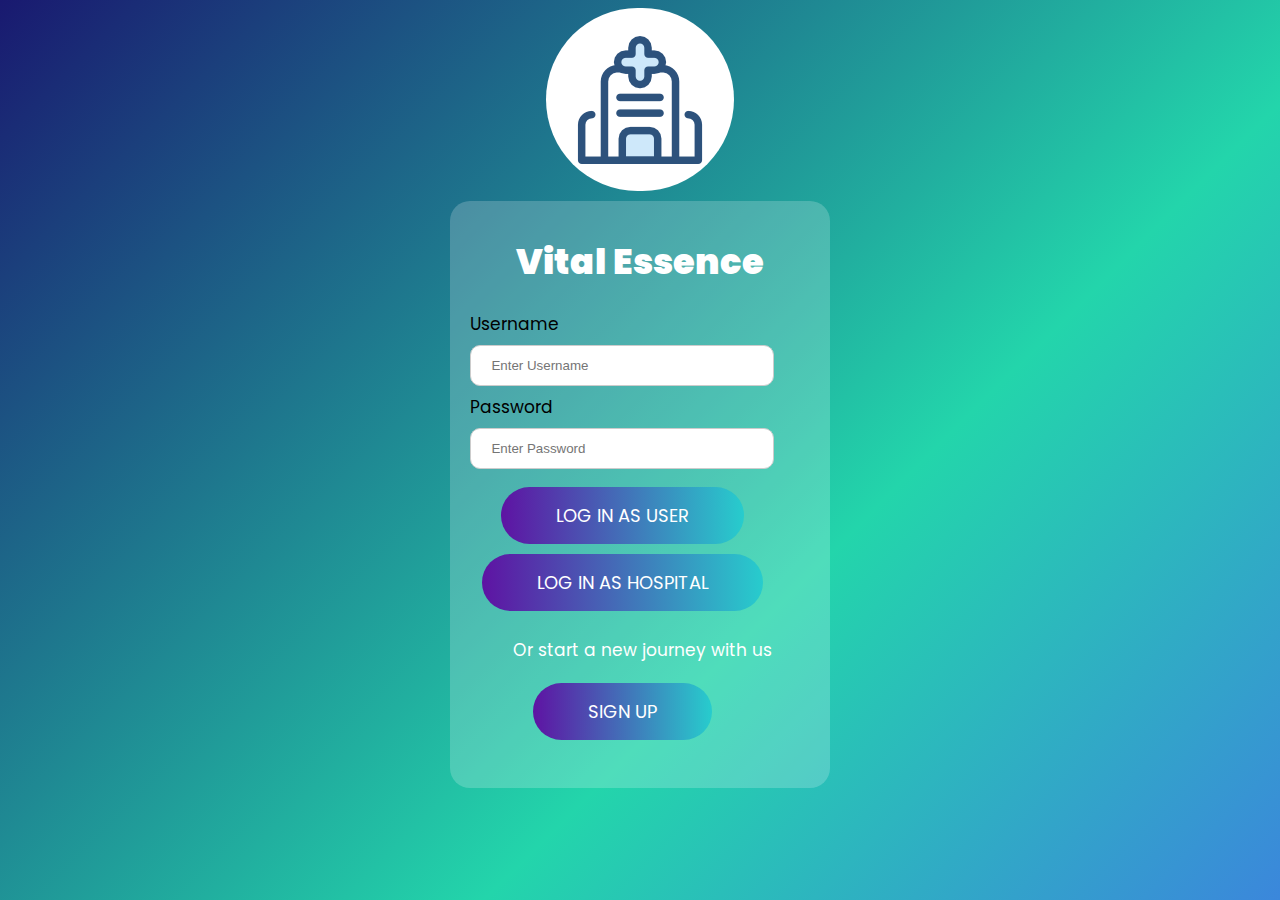
<file: index.html>
<!DOCTYPE html>
<html>
  <head>
    <meta name="viewport" content="width=device-width, initial-scale=1">
    <link rel="stylesheet" href="index.css">
    <title>Vital Essence</title>
     <script src="https://ajax.googleapis.com/ajax/libs/jquery/3.5.1/jquery.min.js"></script>
  </head>
  <body>

    <div class="imgcontainer">
      <div class="slider"></div>
    </div>

    <div class="container">
      <div class="main-head">
        <h1><b>Vital Essence</b></h1>
      </div>
      <form id="login-form">
        <label for="uname"><b>Username</b></label>
        <br>
        <input id="name1" type="text" placeholder="Enter Username" class="name1">
        <br>
        <label for="psw"><b>Password</b></label>    
        <br>
        <input id="pass1" type="password" placeholder="Enter Password" value="" required>      
        <br>
        <button onclick="mylocal()" class="btn-grad" type="submit" value="Login"><a href="old_user.html">Log in as User</a></button>
        <button onclick="mylocal()" class="btn-grad" type="submit" value="Login"><a href="bio_userid.html">Log in as Hospital</a></button>
        <br>

        <div class="or">Or start a new journey with us</div>
        <button id="signup-btn" class="btn-grad" type="signup" ><a href="signup.html">Sign Up</a></button>
      </form>
    </div>
   
   <script>
   function mylocal(){
             var getValue = $('#name1').val();
            console.log(getValue)
            localStorage.setItem("key",getValue)
        }

</script>
  </body>
</html>
</file>
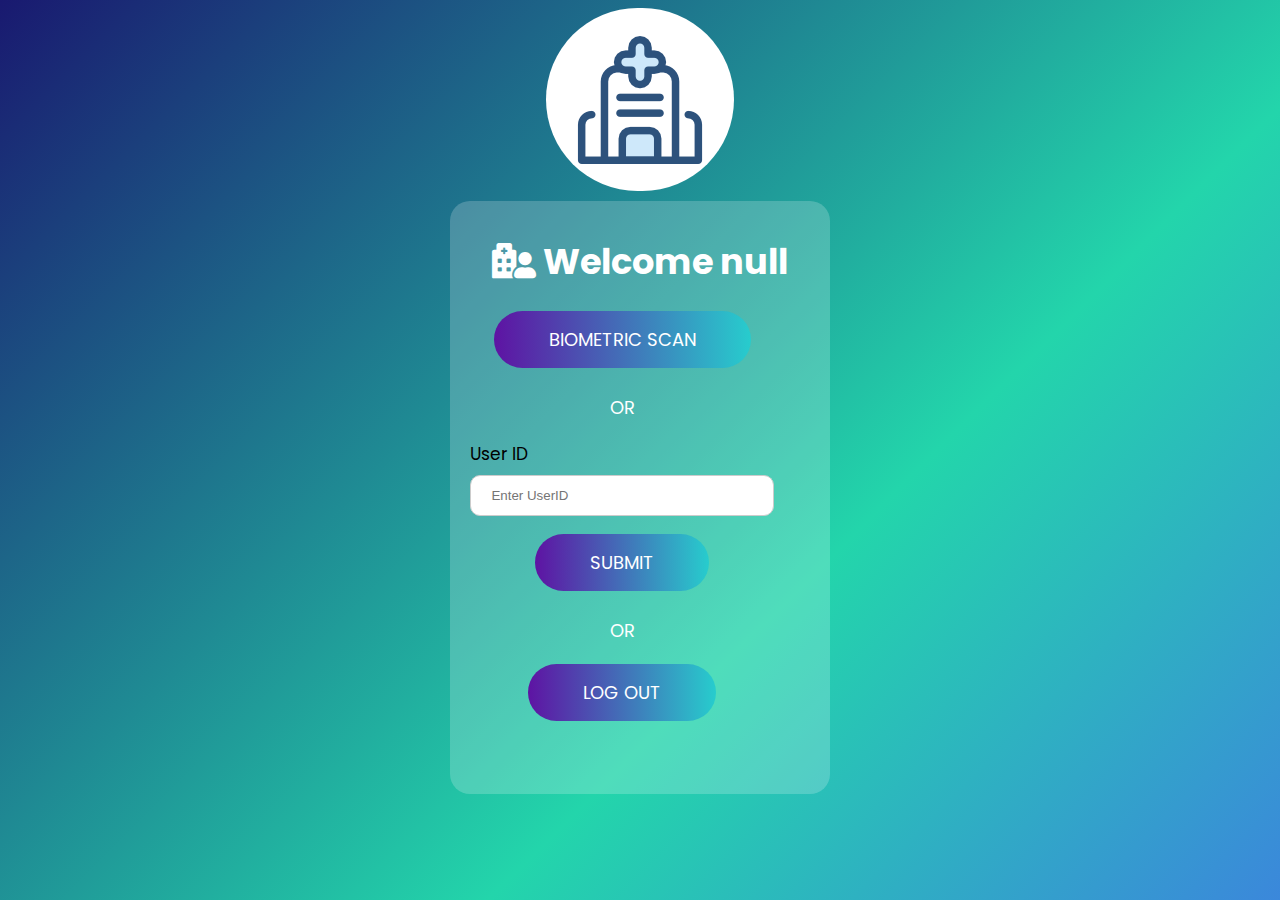
<file: bio_userid.html>
<!DOCTYPE html>
<html lang="en">
<head>
    <meta charset="UTF-8">
    <meta name="viewport" content="width=device-width, initial-scale=1.0">
    <link rel="stylesheet" href="bio_userid.css">
    <link href="https://cdnjs.cloudflare.com/ajax/libs/font-awesome/5.15.1/css/all.min.css" rel="stylesheet">
    <title>Vital Essence</title>
</head>
<body>
    <div class="imgcontainer">
        <div class="slider"></div>
      </div>
    <div class="container">
        <div class="main-head">
          <h1 id="name1"></h1>
        </div>
        <form id="login-form">
          <button id="login_btn" class="btn-grad" type="submit" value="Login"><a href="emergency.html">Biometric Scan</a></button>
          <br>
          <div class="or">OR</div>
          <label for="uname"><b>User ID</b></label>
        <br>
        <input id="name1" type="text" placeholder="Enter UserID" value="" required>
        <br>
          <button id="signup-btn" class="btn-grad" type="signup" ><a href="record.html">Submit</a></button>
          <br>
          <div class="or">OR</div>
        
          <button id="signup-btn" class="btn-grad" type="signup" ><a href="index.html">Log Out</a></button>
        </form>
        <br>
      </div>
      <script>
      var myname = localStorage.getItem("key")
    document.getElementById("name1").innerHTML = '<i class="fas fa-hospital-user"></i>'+" Welcome "+myname;

    </script>
</body>
</html>
</file>
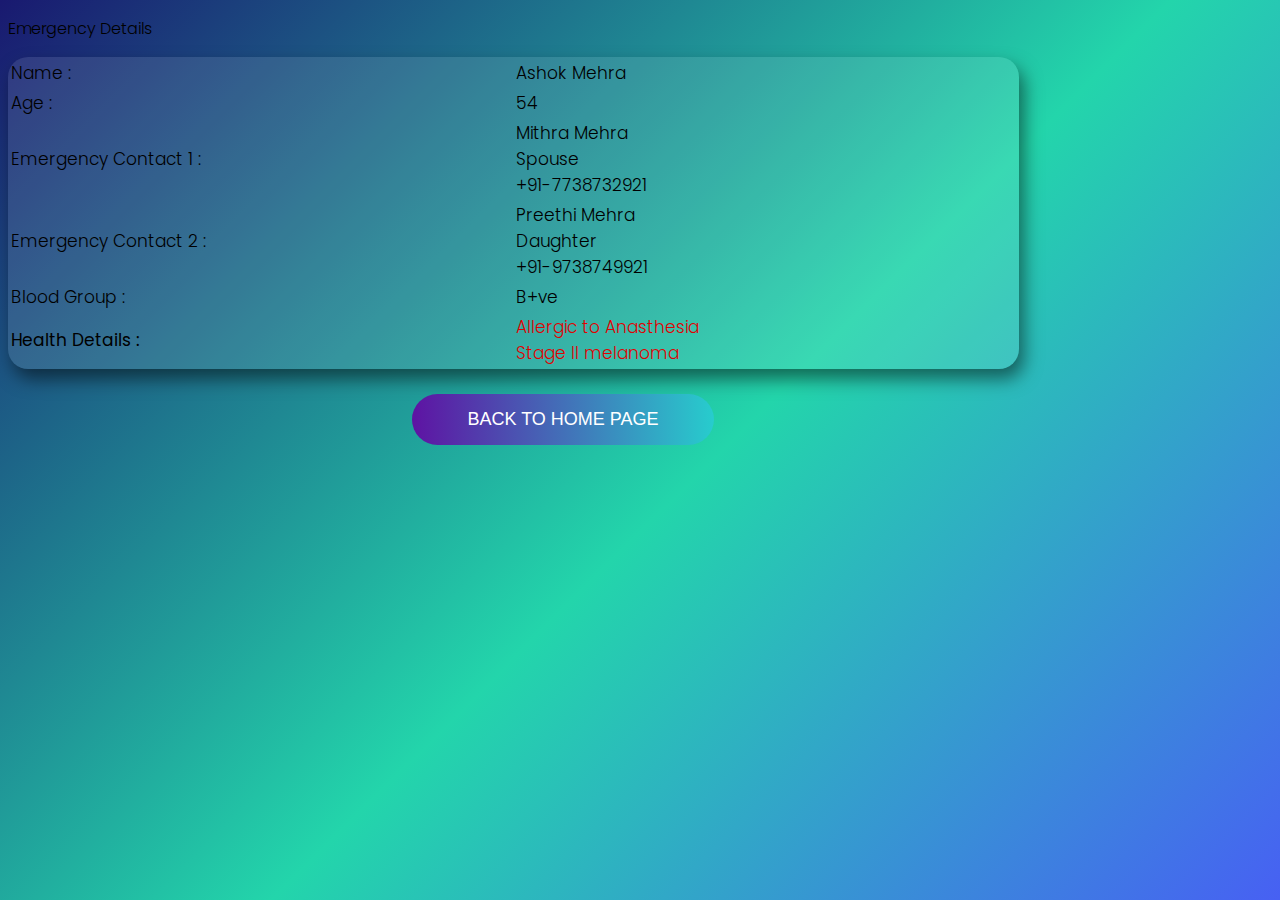
<file: emergency.html>
<!doctype html>
<html lang="en">
  <head>
    <!-- Required meta tags -->
    <meta charset="utf-8">
    <meta name="viewport" content="width=device-width, initial-scale=1">

    <!-- Bootstrap CSS -->
    <link href="https://cdn.jsdelivr.net/npm/bootstrap@5.0.0-beta1/dist/css/bootstrap.min.css" rel="stylesheet" integrity="sha384-giJF6kkoqNQ00vy+HMDP7azOuL0xtbfIcaT9wjKHr8RbDVddVHyTfAAsrekwKmP1" crossorigin="anonymous">

    <link rel="stylesheet" href="emergency.css">
    <title>Emergency Details</title>
  </head>
  <body>
      <div class="container   p-3 mt-5" style="width: 80%;">
          <div class="row text-center ">
            <p class="display-3 text-white">Emergency Details</p>
          </div>
             
          <div class="row mt-3">
            <table class="table table-borderless" style="width: 100%;">
                <tr>
                    <td class="text-end lead" style="width:50%">Name :</td>
                    <td  style="width:50%" >Ashok Mehra</td>
                </tr>
                <tr>
                    <td class="text-end lead" style="width:50%">Age :</td>
                    <td  style="width:50%">54</td>
                </tr>
                <tr>
                    <td class="text-end lead" style="width:50%">Emergency Contact 1 :</td>
                    <td style="width:50%">Mithra Mehra <br>Spouse <br>+91-7738732921</td>
                </tr>
                <tr>
                    <td class="text-end lead" style="width:50%">Emergency Contact 2 :</td>
                    <td  style="width:50%">Preethi Mehra <br>Daughter<br>+91-9738749921</td>
                </tr>
              <tr>
                    <td class="text-end lead" style="width:50%">Blood Group :</td>
                    <td  style="width:50%">B+ve</td>
                </tr>
                <tr>
                    <td class="text-end lead" style="width:50%"><b>Health Details :</b></td>
                    <td  class="danger" style="width:50%">Allergic to Anasthesia <br>Stage II melanoma</td>
                </tr>
            </table>
          </div>

          <a class="btncont" href="bio_userid.html">
              <button type="button" class="btn-grad align-content-center">Back to Home Page</button>
            </a>
        </div>

        


    <!-- Optional JavaScript; choose one of the two! -->

    <!-- Option 1: Bootstrap Bundle with Popper -->
    <script src="https://cdn.jsdelivr.net/npm/bootstrap@5.0.0-beta1/dist/js/bootstrap.bundle.min.js" integrity="sha384-ygbV9kiqUc6oa4msXn9868pTtWMgiQaeYH7/t7LECLbyPA2x65Kgf80OJFdroafW" crossorigin="anonymous"></script>

    <!-- Option 2: Separate Popper and Bootstrap JS -->
    <!--
    <script src="https://cdn.jsdelivr.net/npm/@popperjs/core@2.5.4/dist/umd/popper.min.js" integrity="sha384-q2kxQ16AaE6UbzuKqyBE9/u/KzioAlnx2maXQHiDX9d4/zp8Ok3f+M7DPm+Ib6IU" crossorigin="anonymous"></script>
    <script src="https://cdn.jsdelivr.net/npm/bootstrap@5.0.0-beta1/dist/js/bootstrap.min.js" integrity="sha384-pQQkAEnwaBkjpqZ8RU1fF1AKtTcHJwFl3pblpTlHXybJjHpMYo79HY3hIi4NKxyj" crossorigin="anonymous"></script>
    -->
  </body>
</html>
</file>
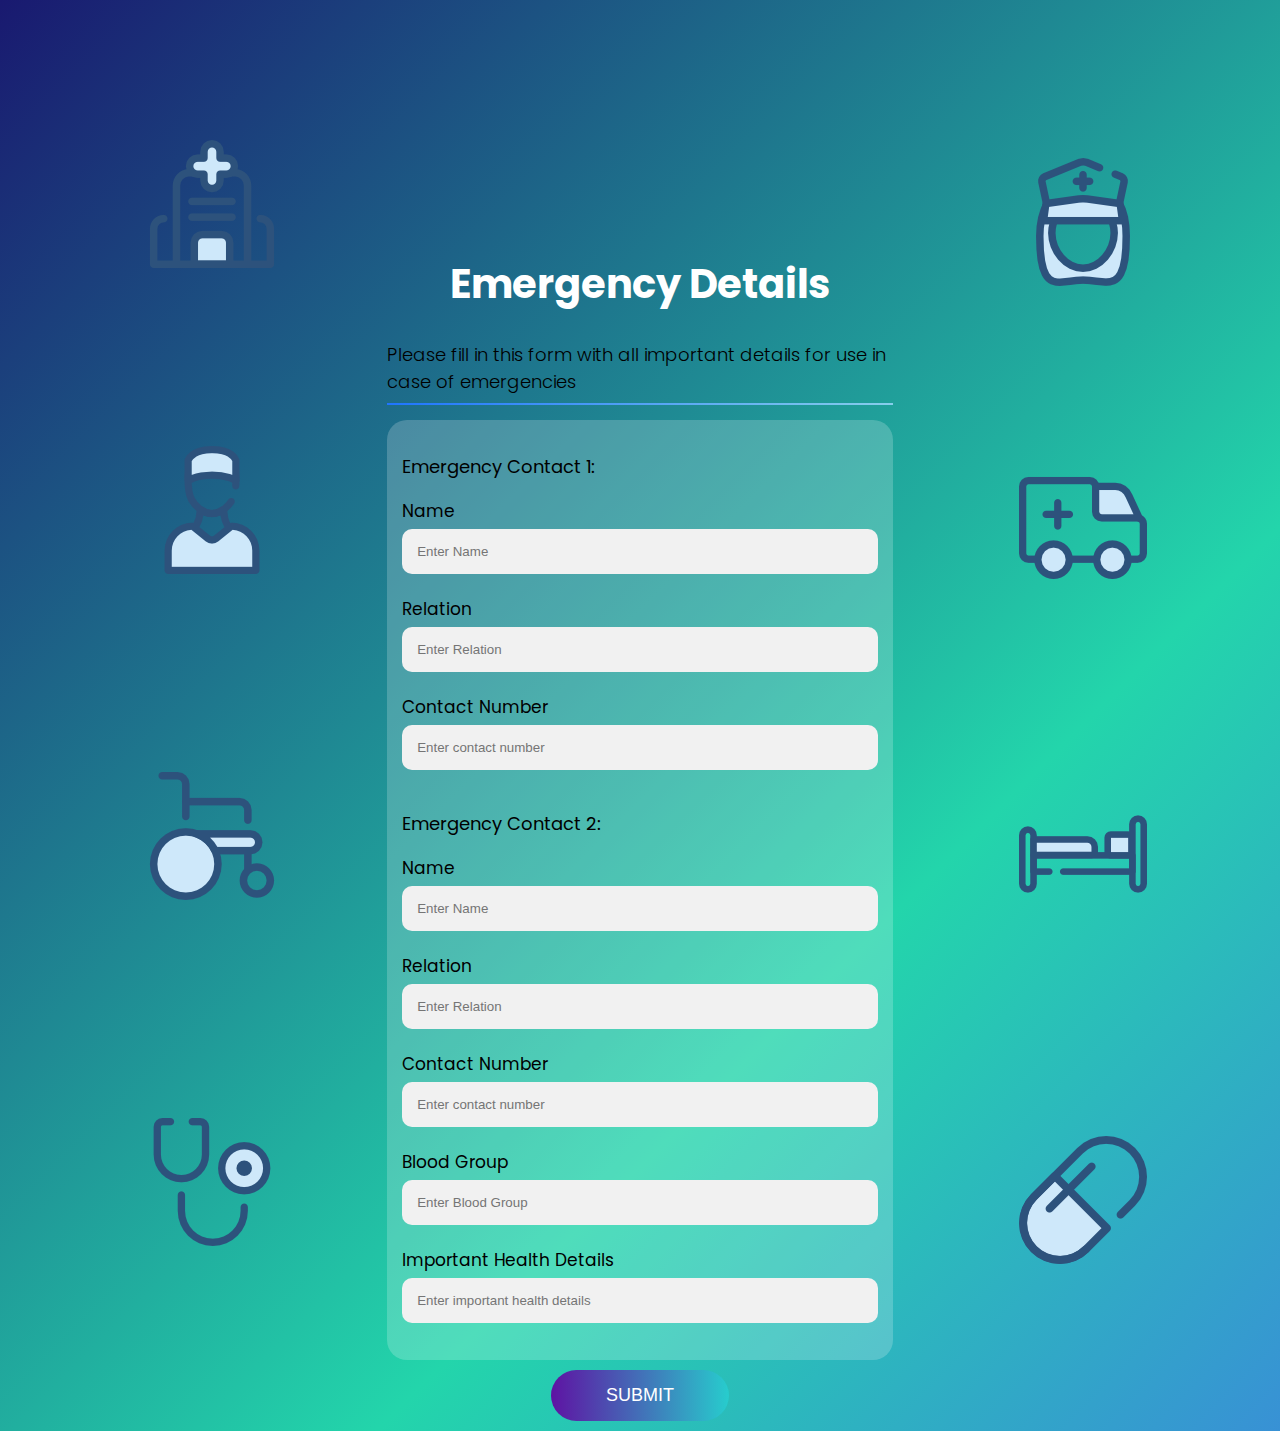
<file: emergency_details.html>
<!DOCTYPE html>
<html lang="en">
  <head>
    <meta charset="UTF-8">
    <meta name="viewport" content="width=device-width, initial-scale=1.0">
    <title>Vital Essence</title>
    <link rel="stylesheet" href="emergency_details.css">
  </head>
  <body>
    <div class="main-container">
      <div class="icon1"></div>
      <div class="icon2"></div>
      <div class="icon3"></div>
      <div class="icon4"></div>
      <div class="icon5"></div>
      <div class="icon6"></div>
      <div class="icon7"></div>
      <div class="icon8"></div>
      <div class="container">
        <h1>Emergency Details</h1>
        <p>Please fill in this form with all important details for use in case of emergencies </p>
        <hr>
        <div class="box">
          <p><b>Emergency Contact 1:</b></p>
          <label for="name"><b>Name</b></label>
          <input type="text" placeholder="Enter Name" name="name" required>
          
          <label for="relation"><b>Relation</b></label>
          <input type="text" placeholder="Enter Relation" name="relation" required>
          
          <label for="phone"><b>Contact Number</b></label>
          <input type="text" placeholder="Enter contact number" name="phone" required>
          
          <p><b>Emergency Contact 2:</b></p>
          <label for="name"><b>Name</b></label>
          <input type="text" placeholder="Enter Name" name="name" required>
          
          <label for="relation"><b>Relation</b></label>
          <input type="text" placeholder="Enter Relation" name="relation" required>
          
          <label for="phone"><b>Contact Number</b></label>
          <input type="text" placeholder="Enter contact number" name="phone" required>
          
          
          <label for="blood"><b>Blood Group</b></label>
          <input type="text" placeholder="Enter Blood Group" name="blood" required>
          
          
          <label for="health"><b>Important Health Details</b></label>
          <input type="text" placeholder="Enter important health details" name="health" required>
          
        </div>
            <button type="submit" class="btn-grad signupbtn" >Submit</button>
      </div>
    </div>
    
  </body>
</html>
</file>
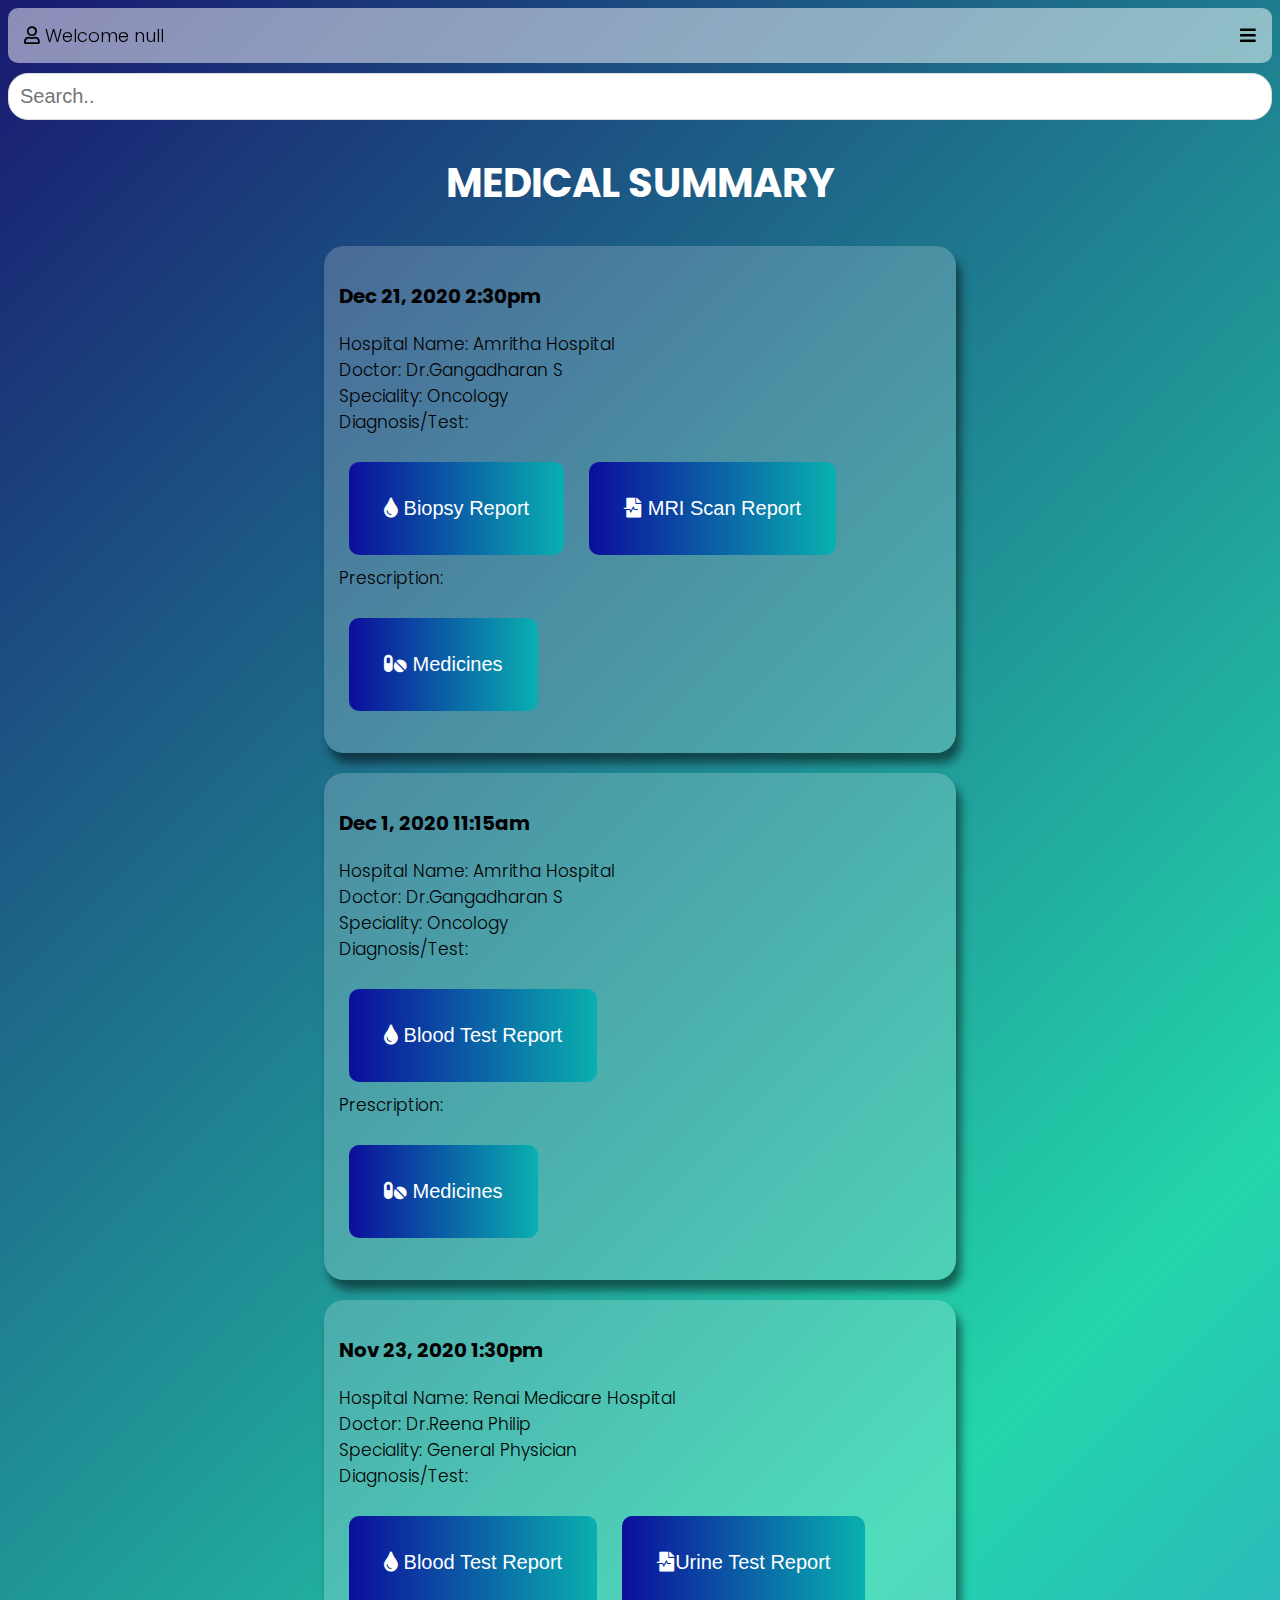
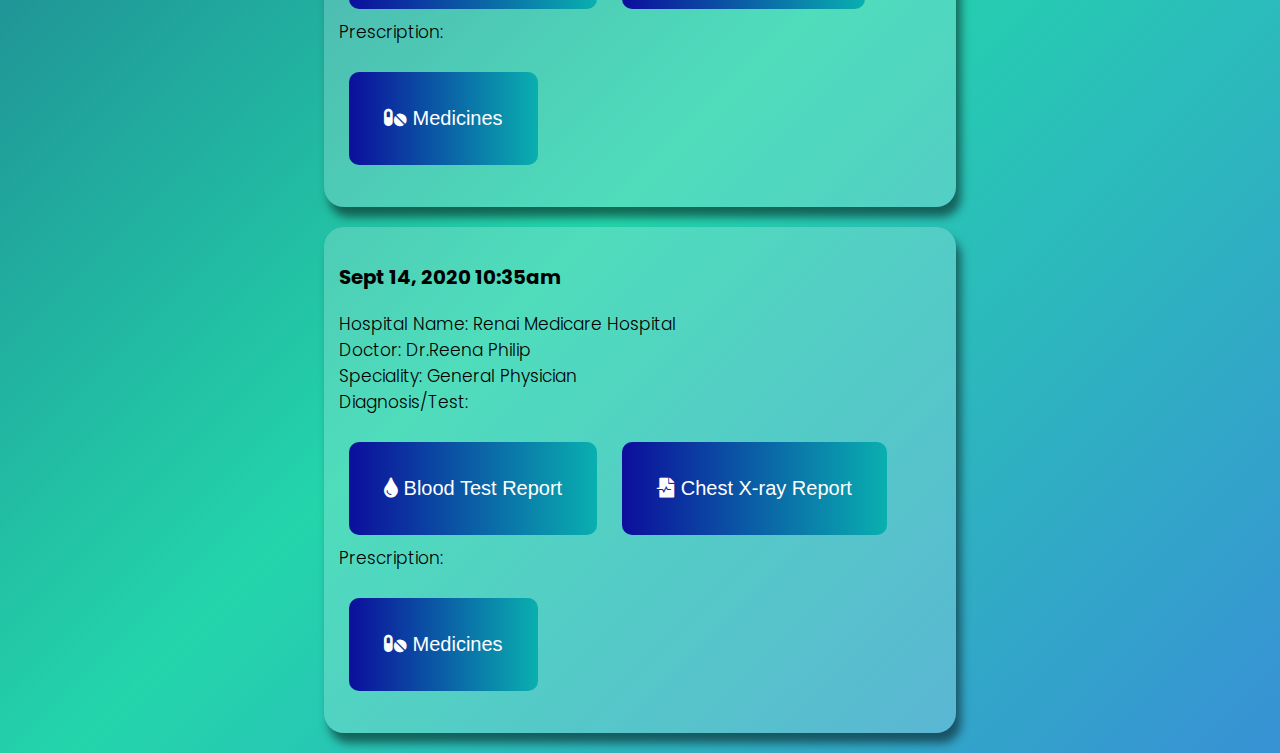
<file: old_user.html>
<!DOCTYPE html>
<html lang="en">
<head>
    <meta charset="UTF-8">
    <meta name="viewport" content="width=device-width, initial-scale=1.0">
    <link rel="stylesheet" href="old_user.css">
    <link href="https://cdnjs.cloudflare.com/ajax/libs/font-awesome/5.15.1/css/all.min.css" rel="stylesheet">
    <title>Vital Essence</title>
</head>
<body>
  <ul>
    <div class="menu">
      <li class="anime" id="Welcome"></i><a href="#home" id="name1" ></a></li>
      <li class="dropdown">
        <!-- Settings or Hamburger -->
        <a href="javascript:void(0)" class="dropbtn anime"><i class="fas fa-bars"></i> </a>
        <div class="dropdown-content">
          <a data-modal-target="#modal" href="#">Hospital Login</a>
          <div class="modal active" id="modal">
            <div class="modal-header">
              <div class="title"><b>Admin Login History</b></div>
              <button data-close-button class="close">&times;</button>
            </div>
            <div class="modal-body">
              <p>Date:12-03-2017<br>Time: 5:48pm<br>Hospital Name : Aster Medicity, Wayanad<br><br>Date:6-11-2016<br>Time: 2:09am<br>Hospital Name : Rajagiri Hospital, Kalamassery<br><br>Date:19-06-2012<br>Time: 1:32pm<br>Hospital Name : Annai Hospital, Chennai<br><br>Date:13-02-2010<br>Time: 11:57pm<br>Hospital Name : Vellore Medical College,Vellore<br> </p>
            </div>
          </div>
          <div class="active" id="overlay"></div>
          <a href="emergency_details.html">Emergency File</a>
          <a href="under_construction.html">Transfer File</a>
          <a href="index.html">Log Out</a>
        </div>
      </li>
    </div>
      <li><input type="text" id="mySearch" onkeyup="myFunction()" placeholder="Search.." title="Type in a category"></li>
  </ul>
  
  
    <h2>MEDICAL SUMMARY</h2>

<div class="row">
    <div class="leftcolumn">
      <div class="card">
        
        <h3>Dec 21, 2020  2:30pm</h3>
        <p>Hospital Name: Amritha Hospital
        <br>
        Doctor: Dr.Gangadharan S
        <br>
        Speciality: Oncology
        <br>
        Diagnosis/Test:
        <p height="100px"></p>
        <button class="btn-grad blood-test"><i class="fas fa-tint"></i> Biopsy Report</button>
        <button class="btn-grad scan"><i class="fas fa-file-medical-alt"></i> MRI Scan Report</button>
        <br>
          Prescription:
          <p height="100px"></p>
          <button class="btn-grad med"><i class="fas fa-pills"></i> Medicines</button>
          <br>
        </p>
      </div>
      <div class="card">
        <h3>Dec 1, 2020 11:15am</h3>
        <p>Hospital Name: Amritha Hospital
        <br>
        Doctor: Dr.Gangadharan S
        <br>
        Speciality: Oncology
        <br>
        Diagnosis/Test:
        <p height="100px"></p>
          <button class="btn-grad blood-test"><i class="fas fa-tint"></i> Blood Test Report</button>
        <br>
          Prescription:
          <p height="100px"></p>
          <button class="btn-grad med"><i class="fas fa-pills"></i> Medicines</button>
          <br>
        </p>
      </div>
     <div class="card">
        <h3>Nov 23, 2020 1:30pm</h3>
        <p>Hospital Name: Renai Medicare Hospital 
        <br>
        Doctor: Dr.Reena Philip
        <br>
        Speciality: General Physician 
        <br>
        Diagnosis/Test:
        <p height="100px"></p>
          <button class="btn-grad blood-test"><i class="fas fa-tint"></i> Blood Test Report</button>
         <button class="btn-grad scan"><i class="fas fa-file-medical-alt"></i>Urine Test Report</button>
        <br>
          Prescription:
          <p height="100px"></p>
          <button class="btn-grad med"><i class="fas fa-pills"></i> Medicines</button>
          <br>
        </p>
      </div>
      <div class="card">
        <h3>Sept 14, 2020  10:35am</h3>
        <p>Hospital Name: Renai Medicare Hospital
        <br>
        Doctor: Dr.Reena Philip
        <br>
        Speciality: General Physician 
        <br>
        Diagnosis/Test:
        <p height="100px"></p>
        <button class="btn-grad blood-test"><i class="fas fa-tint"></i> Blood Test Report</button>
        <button class="btn-grad scan"><i class="fas fa-file-medical-alt"></i> Chest X-ray Report</button>
        <br>
          Prescription:
          <p height="100px"></p>
          <button class="btn-grad med"><i class="fas fa-pills"></i> Medicines</button>
          <br>
        </p>
      </div>
    </div>
  
  <script>
    
    const openModalButton = document.querySelectorAll('[data-modal-target]');
    const closeModalButton = document.querySelectorAll('[data-close-button]');
    const overlay = document.getElementById('overlay');
    
    openModalButton.forEach(button => {
      button.addEventListener('click', () => {
        const modal = document.querySelector(button.dataset.modalTarget)
        openModal(modal)
      })
    })
    
    closeModalButton.forEach(button => {
      button.addEventListener('click', () => {
        const modal = button.closest('.modal')
        closeModal(modal)
      })
    })

    overlay.addEventListener('click', () => {
      const modals = document.querySelectorAll('.modal.active')
      modals.forEach(modal => {
        closeModal(modal)
      })
    })

    function openModal(modal) {
      if (modal==null) return
      modal.classList.add('active')
      overlay.classList.add('active')
    }

    function closeModal(modal) {
      if (modal==null) return
      modal.classList.remove('active')
      overlay.classList.remove('active')
    }
      var myname = localStorage.getItem("key")
    document.getElementById("name1").innerHTML = '<i class="far fa-user"></i>'+" Welcome "+myname;
    // document.getElementById("name1").appendChild();
    </script>

</body>
</html>
</file>
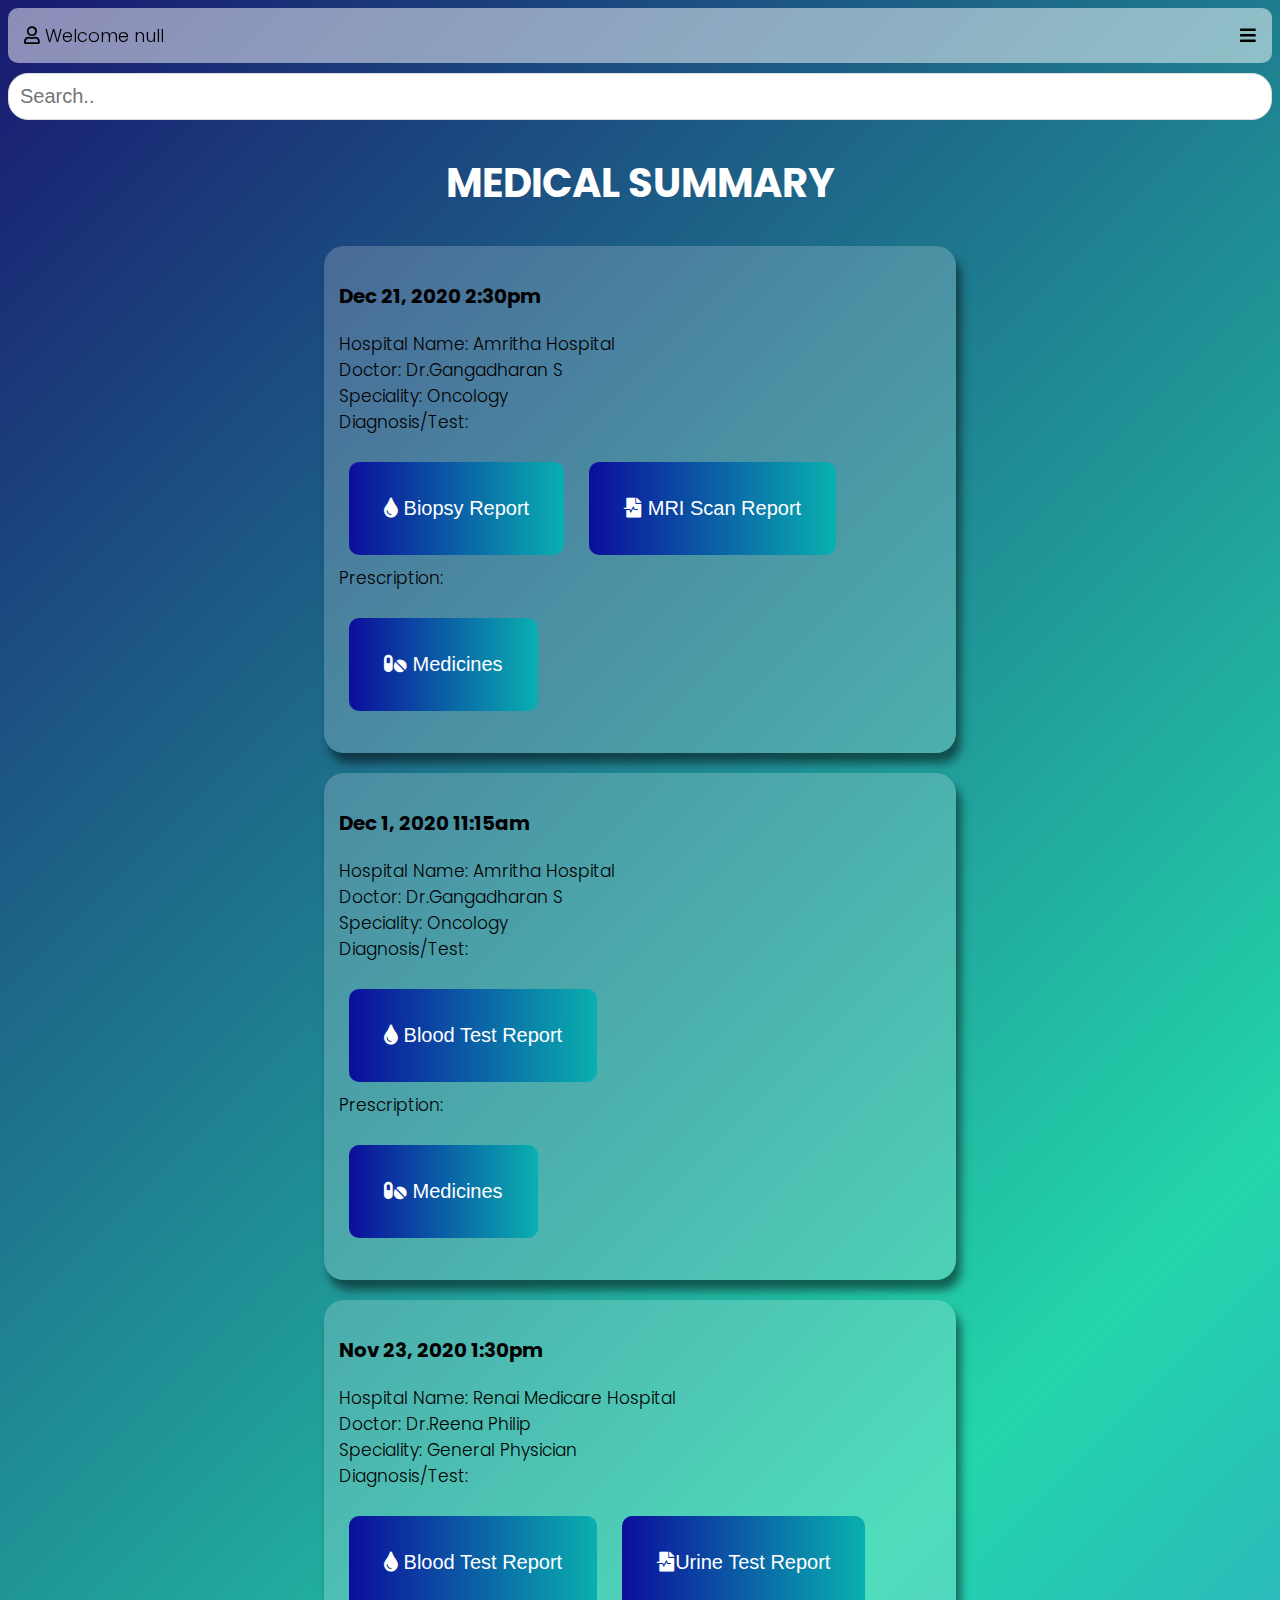
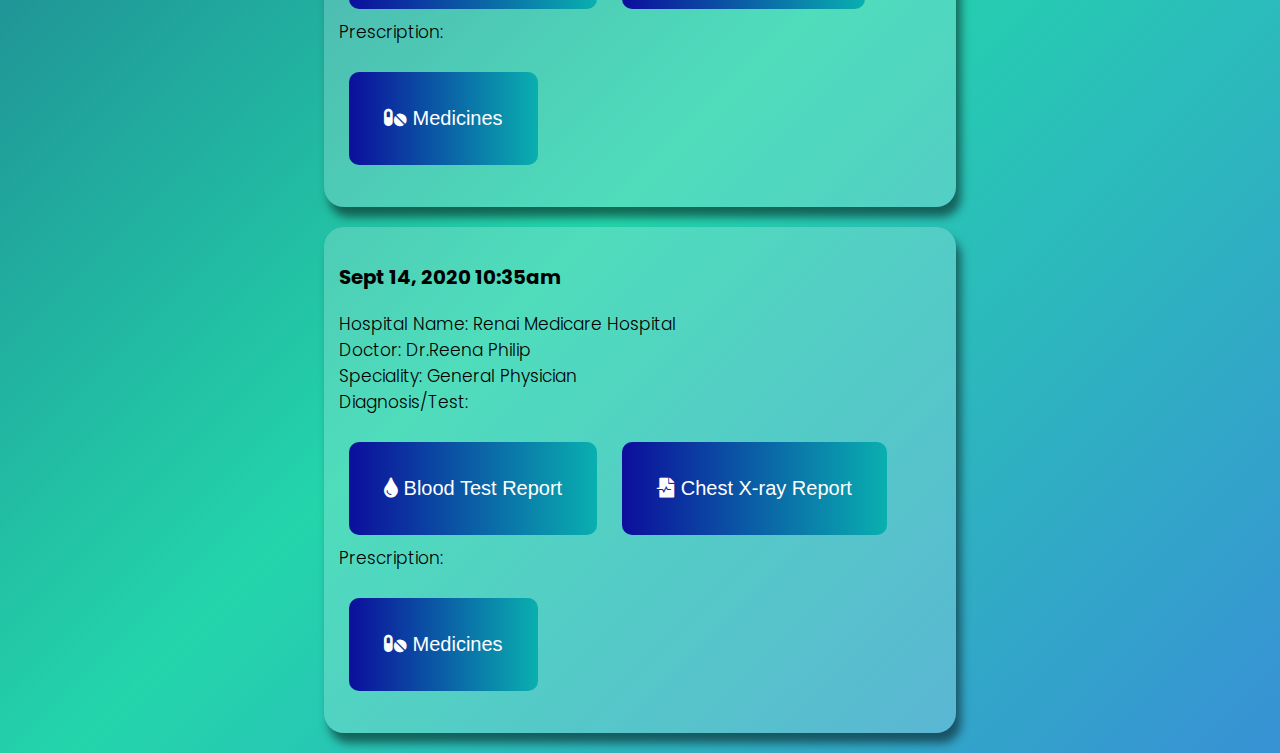
<file: page2.html>
<!DOCTYPE html>
<html lang="en">
<head>
    <meta charset="UTF-8">
    <meta name="viewport" content="width=device-width, initial-scale=1.0">
    <link rel="stylesheet" href="style2.css">
    <link href="https://cdnjs.cloudflare.com/ajax/libs/font-awesome/5.15.1/css/all.min.css" rel="stylesheet">
    <title>User</title>
</head>
<body>
  <ul>
    <div class="menu">
      <li class="anime" id="Welcome"></i><a href="#home" id="name1" ></a></li>
      <li class="dropdown">
        <!-- Settings or Hamburger -->
        <a href="javascript:void(0)" class="dropbtn anime"><i class="fas fa-bars"></i> </a>
        <div class="dropdown-content">
          <a data-modal-target="#modal" href="#">Hospital Login</a>
          <div class="modal active" id="modal">
            <div class="modal-header">
              <div class="title"><b>Admin Login History</b></div>
              <button data-close-button class="close">&times;</button>
            </div>
            <div class="modal-body">
              <p>Date:12-03-2017<br>Time: 5:48pm<br>Hospital Name : Aster Medicity, Wayanad<br><br>Date:6-11-2016<br>Time: 2:09am<br>Hospital Name : Rajagiri Hospital, Kalamassery<br><br>Date:19-06-2012<br>Time: 1:32pm<br>Hospital Name : Annai Hospital, Chennai<br><br>Date:13-02-2010<br>Time: 11:57pm<br>Hospital Name : Vellore Medical College,Vellore<br> </p>
            </div>
          </div>
          <div class="active" id="overlay"></div>
          <a href="page4.html">Emergency File</a>
          <a href="under_construction.html">Transfer File</a>
          <a href="index.html">Log Out</a>
        </div>
      </li>
    </div>
      <li><input type="text" id="mySearch" onkeyup="myFunction()" placeholder="Search.." title="Type in a category"></li>
  </ul>
  
  
    <h2>MEDICAL SUMMARY</h2>

<div class="row">
    <div class="leftcolumn">
      <div class="card">
        
        <h3>Dec 21, 2020  2:30pm</h3>
        <p>Hospital Name: Amritha Hospital
        <br>
        Doctor: Dr.Gangadharan S
        <br>
        Speciality: Oncology
        <br>
        Diagnosis/Test:
        <p height="100px"></p>
        <button class="btn-grad blood-test"><i class="fas fa-tint"></i> Biopsy Report</button>
        <button class="btn-grad scan"><i class="fas fa-file-medical-alt"></i> MRI Scan Report</button>
        <br>
          Prescription:
          <p height="100px"></p>
          <button class="btn-grad med"><i class="fas fa-pills"></i> Medicines</button>
          <br>
        </p>
      </div>
      <div class="card">
        <h3>Dec 1, 2020 11:15am</h3>
        <p>Hospital Name: Amritha Hospital
        <br>
        Doctor: Dr.Gangadharan S
        <br>
        Speciality: Oncology
        <br>
        Diagnosis/Test:
        <p height="100px"></p>
          <button class="btn-grad blood-test"><i class="fas fa-tint"></i> Blood Test Report</button>
        <br>
          Prescription:
          <p height="100px"></p>
          <button class="btn-grad med"><i class="fas fa-pills"></i> Medicines</button>
          <br>
        </p>
      </div>
     <div class="card">
        <h3>Nov 23, 2020 1:30pm</h3>
        <p>Hospital Name: Renai Medicare Hospital 
        <br>
        Doctor: Dr.Reena Philip
        <br>
        Speciality: General Physician 
        <br>
        Diagnosis/Test:
        <p height="100px"></p>
          <button class="btn-grad blood-test"><i class="fas fa-tint"></i> Blood Test Report</button>
         <button class="btn-grad scan"><i class="fas fa-file-medical-alt"></i>Urine Test Report</button>
        <br>
          Prescription:
          <p height="100px"></p>
          <button class="btn-grad med"><i class="fas fa-pills"></i> Medicines</button>
          <br>
        </p>
      </div>
      <div class="card">
        <h3>Sept 14, 2020  10:35am</h3>
        <p>Hospital Name: Renai Medicare Hospital
        <br>
        Doctor: Dr.Reena Philip
        <br>
        Speciality: General Physician 
        <br>
        Diagnosis/Test:
        <p height="100px"></p>
        <button class="btn-grad blood-test"><i class="fas fa-tint"></i> Blood Test Report</button>
        <button class="btn-grad scan"><i class="fas fa-file-medical-alt"></i> Chest X-ray Report</button>
        <br>
          Prescription:
          <p height="100px"></p>
          <button class="btn-grad med"><i class="fas fa-pills"></i> Medicines</button>
          <br>
        </p>
      </div>
    </div>
  
  <script>
    
    const openModalButton = document.querySelectorAll('[data-modal-target]');
    const closeModalButton = document.querySelectorAll('[data-close-button]');
    const overlay = document.getElementById('overlay');
    
    openModalButton.forEach(button => {
      button.addEventListener('click', () => {
        const modal = document.querySelector(button.dataset.modalTarget)
        openModal(modal)
      })
    })
    
    closeModalButton.forEach(button => {
      button.addEventListener('click', () => {
        const modal = button.closest('.modal')
        closeModal(modal)
      })
    })

    overlay.addEventListener('click', () => {
      const modals = document.querySelectorAll('.modal.active')
      modals.forEach(modal => {
        closeModal(modal)
      })
    })

    function openModal(modal) {
      if (modal==null) return
      modal.classList.add('active')
      overlay.classList.add('active')
    }

    function closeModal(modal) {
      if (modal==null) return
      modal.classList.remove('active')
      overlay.classList.remove('active')
    }
      var myname = localStorage.getItem("key")
    document.getElementById("name1").innerHTML = '<i class="far fa-user"></i>'+" Welcome "+myname;
    // document.getElementById("name1").appendChild();
    </script>

</body>
</html>
</file>
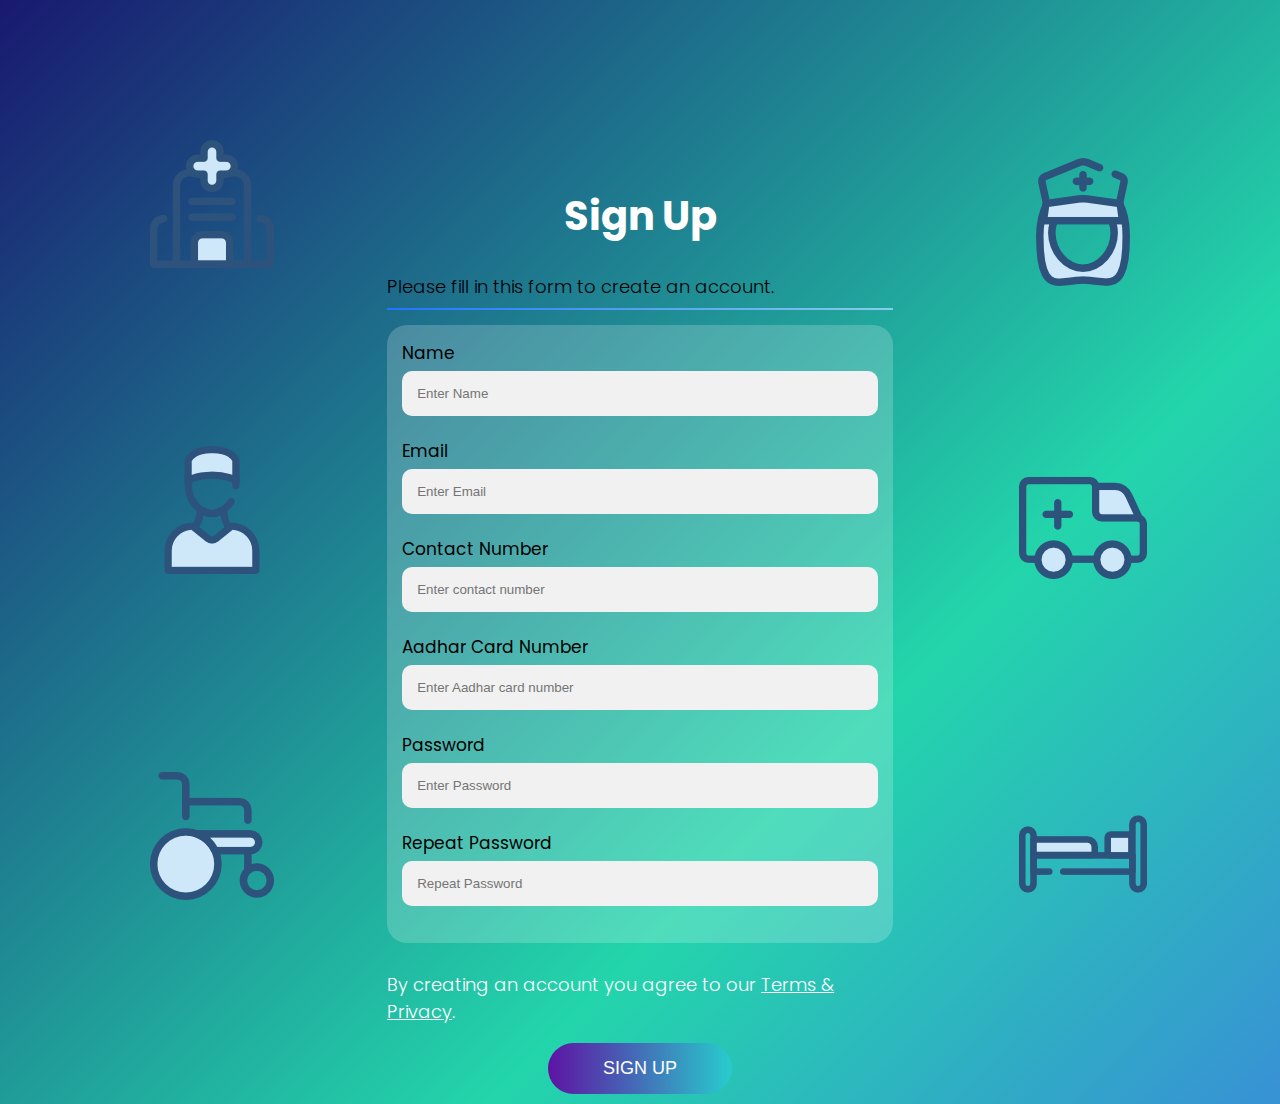
<file: page3.html>
<!DOCTYPE html>
<html lang="en">
  <head>
    <meta charset="UTF-8">
    <meta name="viewport" content="width=device-width, initial-scale=1.0">
    <title>Sign Up !!!</title>
    <link rel="stylesheet" href="style3.css">
    <script src="https://ajax.googleapis.com/ajax/libs/jquery/3.5.1/jquery.min.js"></script>
  </head>
  <body>
    <div class="main-container">
      <div class="icon1"></div>
      <div class="icon2"></div>
      <div class="icon3"></div>
      <div class="icon4"></div>
      <div class="icon5"></div>
      <div class="icon6"></div>
      <div class="container">
        <h1>Sign Up</h1>
        <p>Please fill in this form to create an account.</p>
        <hr>
        <div class="box">
          
          <label for="name"><b>Name</b></label>
          <input id="name1" type="text" placeholder="Enter Name" name="name" required>
          
          <label for="email"><b>Email</b></label>
          <input type="text" placeholder="Enter Email" name="email" required>
          
          <label for="phone"><b>Contact Number</b></label>
          <input type="text" placeholder="Enter contact number" name="phone" required>
          
          <label for="aadhar number"><b>Aadhar Card Number</b></label>
          <input type="text" placeholder="Enter Aadhar card number" name="aadhar number" required>
          
          <label for="psw"><b>Password</b></label>
          <input type="password" placeholder="Enter Password" name="psw" required>
          
          <label for="psw-repeat"><b>Repeat Password</b></label>
          <input type="password" placeholder="Repeat Password" name="psw-repeat" required>
          
        </div>
        
        <p class="policy">By creating an account you agree to our <a href="construction.html">Terms & Privacy</a>.</p>
        <a href="welcome.html" class="btn">
          <button onclick=mylocal()  type="submit" class="btn-grad signupbtn">Sign Up</button>
        </a>

      </div>
    </div>
    <script>
      function mylocal(){
                var getValue = $('#name1').val();
               console.log(getValue)
               localStorage.setItem("key",getValue)
           }
   
   </script>
  </body>
</html>
</file>
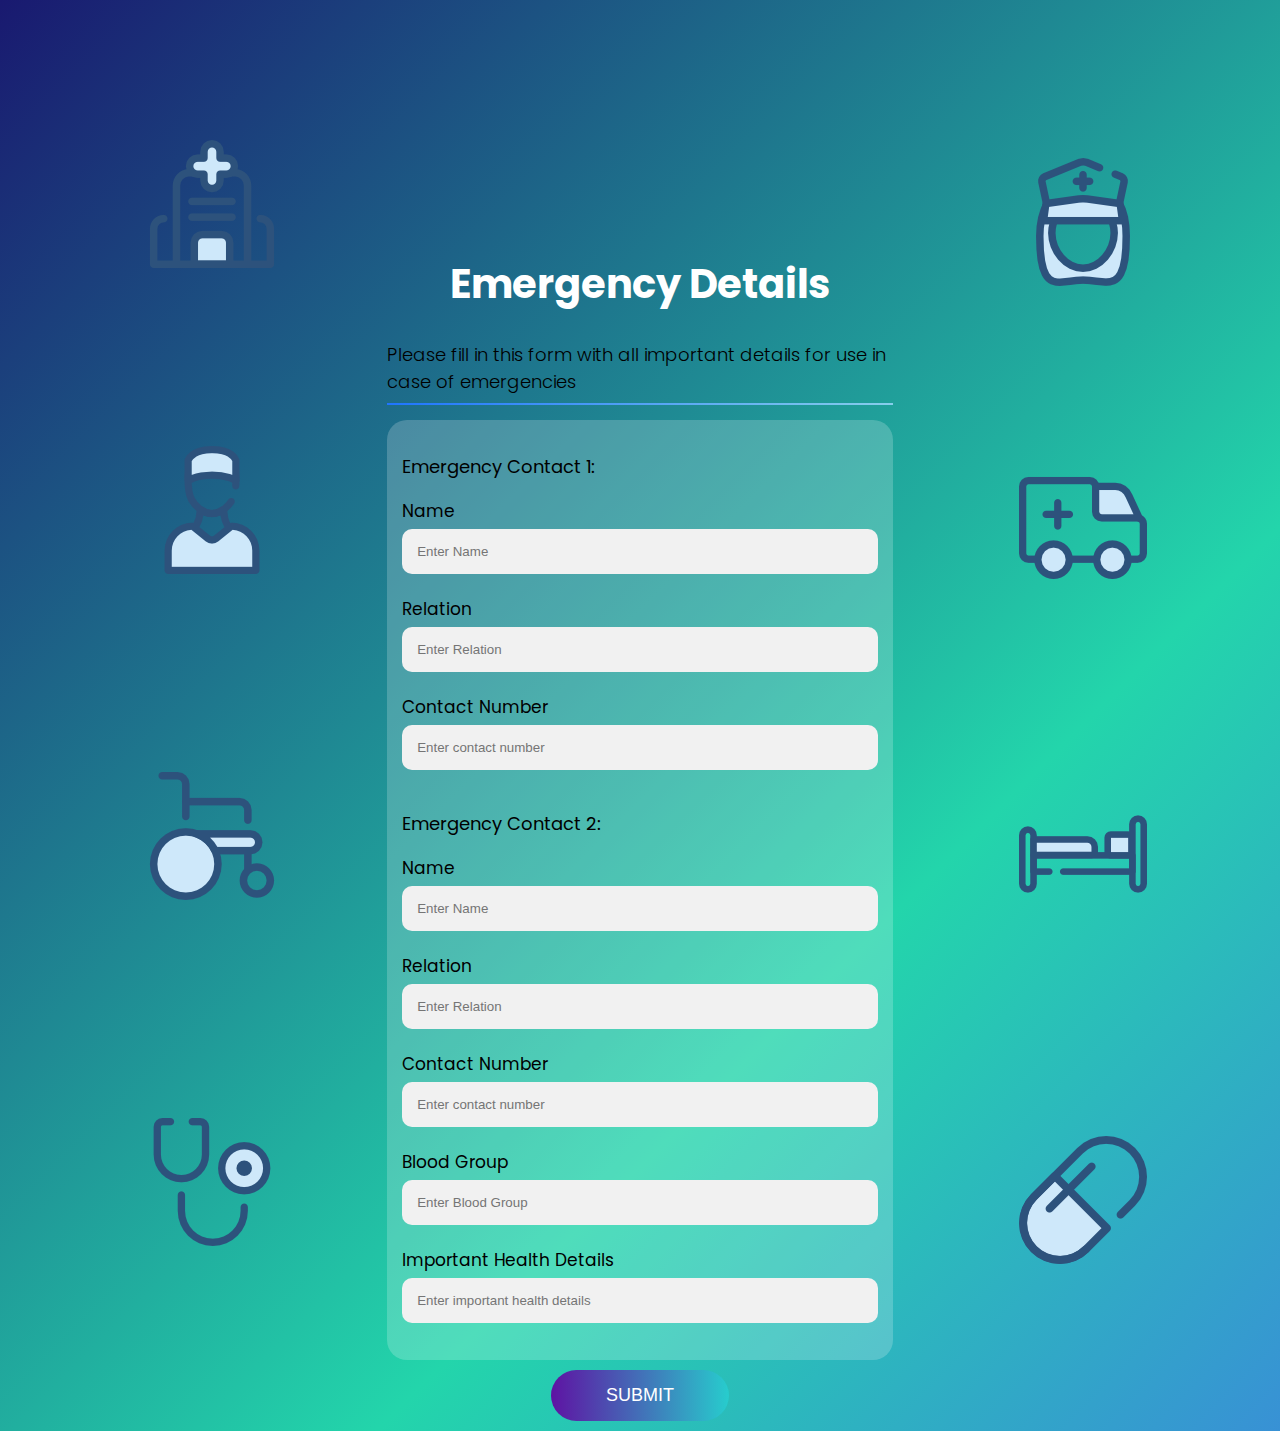
<file: page4.html>
<!DOCTYPE html>
<html lang="en">
  <head>
    <meta charset="UTF-8">
    <meta name="viewport" content="width=device-width, initial-scale=1.0">
    <title>Emergency</title>
    <link rel="stylesheet" href="style4.css">
  </head>
  <body>
    <div class="main-container">
      <div class="icon1"></div>
      <div class="icon2"></div>
      <div class="icon3"></div>
      <div class="icon4"></div>
      <div class="icon5"></div>
      <div class="icon6"></div>
      <div class="icon7"></div>
      <div class="icon8"></div>
      <div class="container">
        <h1>Emergency Details</h1>
        <p>Please fill in this form with all important details for use in case of emergencies </p>
        <hr>
        <div class="box">
          <p><b>Emergency Contact 1:</b></p>
          <label for="name"><b>Name</b></label>
          <input type="text" placeholder="Enter Name" name="name" required>
          
          <label for="relation"><b>Relation</b></label>
          <input type="text" placeholder="Enter Relation" name="relation" required>
          
          <label for="phone"><b>Contact Number</b></label>
          <input type="text" placeholder="Enter contact number" name="phone" required>
          
          <p><b>Emergency Contact 2:</b></p>
          <label for="name"><b>Name</b></label>
          <input type="text" placeholder="Enter Name" name="name" required>
          
          <label for="relation"><b>Relation</b></label>
          <input type="text" placeholder="Enter Relation" name="relation" required>
          
          <label for="phone"><b>Contact Number</b></label>
          <input type="text" placeholder="Enter contact number" name="phone" required>
          
          
          <label for="blood"><b>Blood Group</b></label>
          <input type="text" placeholder="Enter Blood Group" name="blood" required>
          
          
          <label for="health"><b>Important Health Details</b></label>
          <input type="text" placeholder="Enter important health details" name="health" required>
          
        </div>
            <button onclick="window.location.href='page2.html'" type="submit" class="btn-grad signupbtn" >Submit</button>
      </div>
    </div>
    
  </body>
</html>
</file>
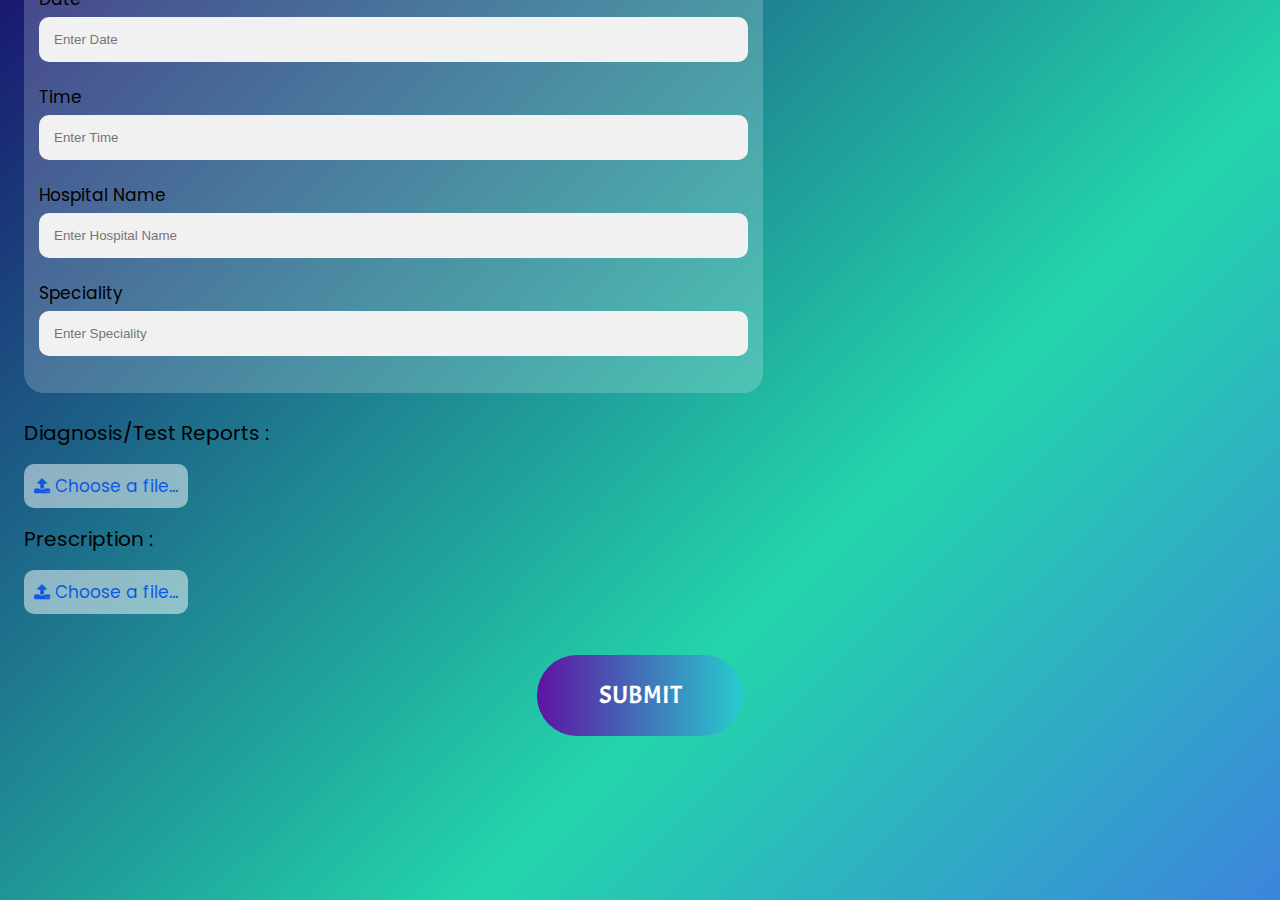
<file: record.html>
<!DOCTYPE html>
<html>
<head>
<meta name="viewport" content="width=device-width, initial-scale=1">
<link rel="stylesheet" href="record.css">
<link href="https://stackpath.bootstrapcdn.com/font-awesome/4.7.0/css/font-awesome.min.css" rel="stylesheet" integrity="sha384-wvfXpqpZZVQGK6TAh5PVlGOfQNHSoD2xbE+QkPxCAFlNEevoEH3Sl0sibVcOQVnN" crossorigin="anonymous">
</head>

<body>
  <div class="container">
    <div class="gif">
      <video src="https://static.dribbble.com/users/5920881/screenshots/14088635/media/da11146df7c3cb056c8d8aa60333b935.gif?vid=1" autoplay muted loop width="530px"></video>
    </div>
    <div class="form-container">
      <h1>Add new details to medical summary</h1>
      <hr>
      <div class="box">
        <label for="date"><b>Date</b></label>
        <input type="text" placeholder="Enter Date" name="date" required>
        
        <label for="time"><b>Time</b></label>
        <input type="text" placeholder="Enter Time" name="time" required>
        
        <label for="hospital"><b>Hospital Name</b></label>
        <input type="text" placeholder="Enter Hospital Name" name="hospital" required>
        
        <label for="speciality"><b>Speciality</b></label>
        <input type="text" placeholder="Enter Speciality" name="speciality" required>
      </div>
      
      <br>
      <b class="head-browse">Diagnosis/Test Reports :</b>
      <br>
      <br>
      <form action="/action_page.php">
        <input type="file" id="myFile" name="filename">   
        <label for="myFile"><b><i class="fa fa-upload" aria-hidden="true"></i>  Choose a file...</b></label>  
      </form>
      <br>
      <b class="head-browse">Prescription :</b>
      <br>
      <br>
      <form action="/action_page.php">
        <input type="file" id="myFile" name="filename">
        <label for="myFile"><b><i class="fa fa-upload" aria-hidden="true"></i>  Choose a file...</b></label>
      </form>
      
      <br>
      <button onclick="window.location.href='bio_userid.html'" type="submit" class="btn-grad">Submit</button>
    </div>
  </div>
    
  </div>
  
</body>
</html>
</file>
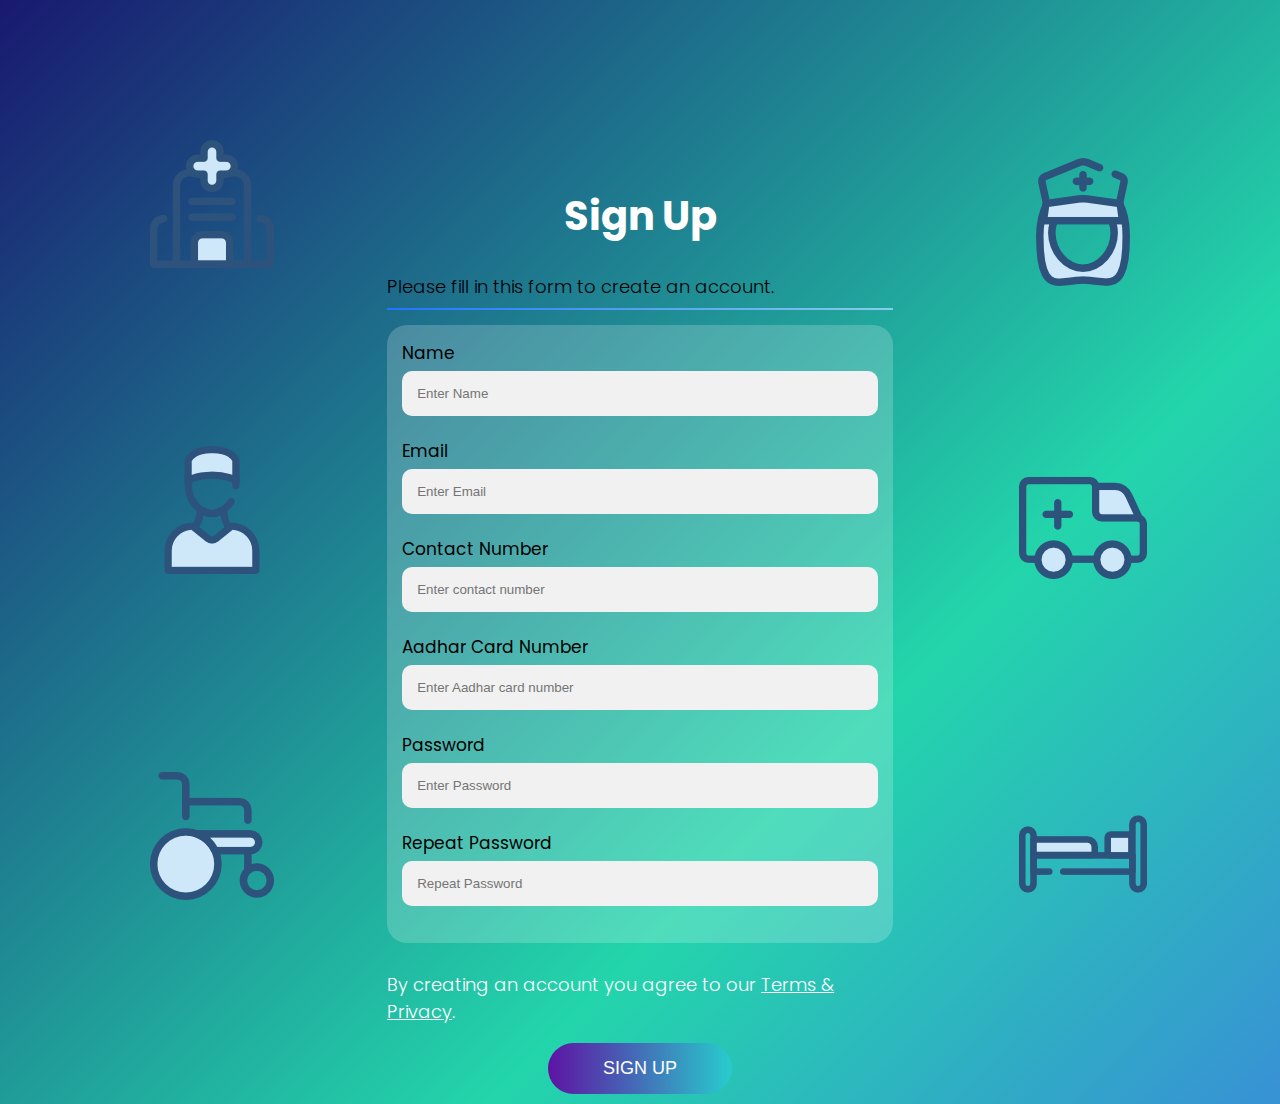
<file: signup.html>
<!DOCTYPE html>
<html lang="en">
  <head>
    <meta charset="UTF-8">
    <meta name="viewport" content="width=device-width, initial-scale=1.0">
    <title>Vital Essence</title>
    <link rel="stylesheet" href="signup.css">
    <script src="https://ajax.googleapis.com/ajax/libs/jquery/3.5.1/jquery.min.js"></script>
  </head>
  <body>
    <div class="main-container">
      <div class="icon1"></div>
      <div class="icon2"></div>
      <div class="icon3"></div>
      <div class="icon4"></div>
      <div class="icon5"></div>
      <div class="icon6"></div>
      <div class="container">
        <h1>Sign Up</h1>
        <p>Please fill in this form to create an account.</p>
        <hr>
        <div class="box">
          
          <label for="name"><b>Name</b></label>
          <input id="name1" type="text" placeholder="Enter Name" name="name" required>
          
          <label for="email"><b>Email</b></label>
          <input type="text" placeholder="Enter Email" name="email" required>
          
          <label for="phone"><b>Contact Number</b></label>
          <input type="text" placeholder="Enter contact number" name="phone" required>
          
          <label for="aadhar number"><b>Aadhar Card Number</b></label>
          <input type="text" placeholder="Enter Aadhar card number" name="aadhar number" required>
          
          <label for="psw"><b>Password</b></label>
          <input type="password" placeholder="Enter Password" name="psw" required>
          
          <label for="psw-repeat"><b>Repeat Password</b></label>
          <input type="password" placeholder="Repeat Password" name="psw-repeat" required>
          
        </div>
        
        <p class="policy">By creating an account you agree to our <a href="under_construction.html">Terms & Privacy</a>.</p>
        <a href="new_user.html" class="btn">
          <button onclick=mylocal()  type="submit" class="btn-grad signupbtn">Sign Up</button>
        </a>

      </div>
    </div>
    <script>
      function mylocal(){
                var getValue = $('#name1').val();
               console.log(getValue)
               localStorage.setItem("key",getValue)
           }
   
   </script>
  </body>
</html>
</file>
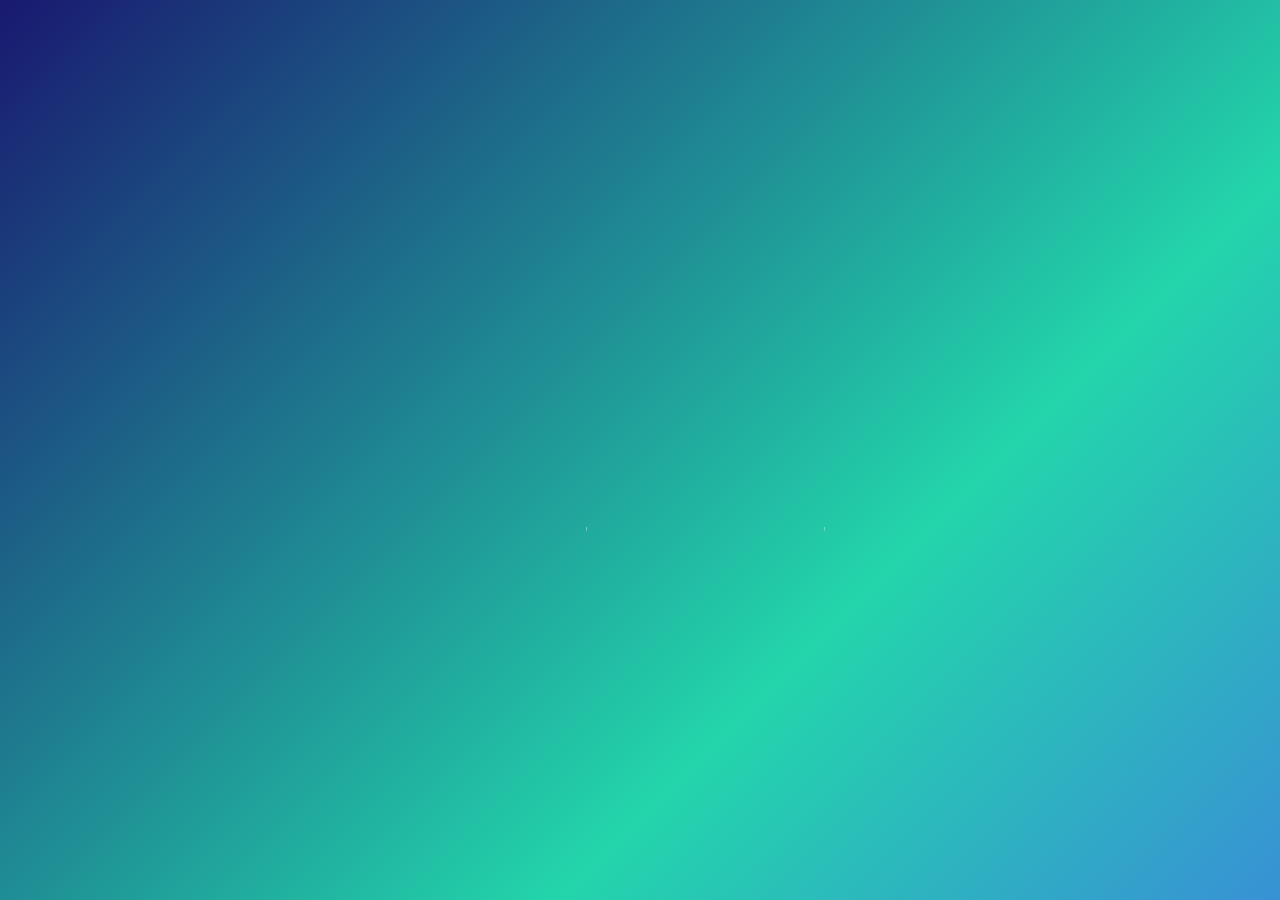
<file: under_construction.html>
<!DOCTYPE html>
<html lang="en">
<head>
    <meta charset="UTF-8">
    <meta name="viewport" content="width=device-width, initial-scale=1.0">
    <title>Vital Essence</title>
    <link rel="stylesheet" href="under_construction.css">
</head>
<body>
    <!-- text logo -->
    <svg id="logo"
    width="1024" height="371" viewBox="0 0 1024 371" fill="none" xmlns="http://www.w3.org/2000/svg">
        <mask id="path-1-outside-1" maskUnits="userSpaceOnUse" x="0.0206299" y="0.600006" width="1024" height="370" fill="black">
        <rect fill="white" x="0.0206299" y="0.600006" width="1024" height="370"/>
        <path d="M136.818 45.12C136.818 54.4 133.618 62.1333 127.217 68.32C120.924 74.4 111.271 77.44 98.2575 77.44H76.8175V124H62.2575V12.48H98.2575C110.844 12.48 120.391 15.52 126.898 21.6C133.511 27.68 136.818 35.52 136.818 45.12ZM98.2575 65.44C106.364 65.44 112.338 63.68 116.178 60.16C120.018 56.64 121.938 51.6267 121.938 45.12C121.938 31.36 114.044 24.48 98.2575 24.48H76.8175V65.44H98.2575Z"/>
        <path d="M149.474 79.84C149.474 70.88 151.287 63.04 154.914 56.32C158.54 49.4933 163.5 44.2133 169.794 40.48C176.194 36.7467 183.287 34.88 191.074 34.88C198.754 34.88 205.42 36.5333 211.074 39.84C216.727 43.1467 220.94 47.3067 223.714 52.32V36.32H238.434V124H223.714V107.68C220.834 112.8 216.514 117.067 210.754 120.48C205.1 123.787 198.487 125.44 190.914 125.44C183.127 125.44 176.087 123.52 169.794 119.68C163.5 115.84 158.54 110.453 154.914 103.52C151.287 96.5867 149.474 88.6933 149.474 79.84ZM223.714 80C223.714 73.3867 222.38 67.6267 219.714 62.72C217.047 57.8133 213.42 54.08 208.834 51.52C204.354 48.8533 199.394 47.52 193.954 47.52C188.514 47.52 183.554 48.8 179.074 51.36C174.594 53.92 171.02 57.6533 168.354 62.56C165.687 67.4667 164.354 73.2267 164.354 79.84C164.354 86.56 165.687 92.4267 168.354 97.44C171.02 102.347 174.594 106.133 179.074 108.8C183.554 111.36 188.514 112.64 193.954 112.64C199.394 112.64 204.354 111.36 208.834 108.8C213.42 106.133 217.047 102.347 219.714 97.44C222.38 92.4267 223.714 86.6133 223.714 80Z"/>
        <path d="M299.199 34.88C306.772 34.88 313.385 36.5333 319.039 39.84C324.799 43.1467 329.065 47.3067 331.839 52.32V36.32H346.559V125.92C346.559 133.92 344.852 141.013 341.439 147.2C338.025 153.493 333.119 158.4 326.719 161.92C320.425 165.44 313.065 167.2 304.639 167.2C293.119 167.2 283.519 164.48 275.839 159.04C268.159 153.6 263.625 146.187 262.239 136.8H276.639C278.239 142.133 281.545 146.4 286.559 149.6C291.572 152.907 297.599 154.56 304.639 154.56C312.639 154.56 319.145 152.053 324.159 147.04C329.279 142.027 331.839 134.987 331.839 125.92V107.52C328.959 112.64 324.692 116.907 319.039 120.32C313.385 123.733 306.772 125.44 299.199 125.44C291.412 125.44 284.319 123.52 277.919 119.68C271.625 115.84 266.665 110.453 263.039 103.52C259.412 96.5867 257.599 88.6933 257.599 79.84C257.599 70.88 259.412 63.04 263.039 56.32C266.665 49.4933 271.625 44.2133 277.919 40.48C284.319 36.7467 291.412 34.88 299.199 34.88ZM331.839 80C331.839 73.3867 330.505 67.6267 327.839 62.72C325.172 57.8133 321.545 54.08 316.959 51.52C312.479 48.8533 307.519 47.52 302.079 47.52C296.639 47.52 291.679 48.8 287.199 51.36C282.719 53.92 279.145 57.6533 276.479 62.56C273.812 67.4667 272.479 73.2267 272.479 79.84C272.479 86.56 273.812 92.4267 276.479 97.44C279.145 102.347 282.719 106.133 287.199 108.8C291.679 111.36 296.639 112.64 302.079 112.64C307.519 112.64 312.479 111.36 316.959 108.8C321.545 106.133 325.172 102.347 327.839 97.44C330.505 92.4267 331.839 86.6133 331.839 80Z"/>
        <path d="M451.164 76.8C451.164 79.5733 451.004 82.5067 450.684 85.6H380.604C381.137 94.24 384.07 101.013 389.404 105.92C394.844 110.72 401.404 113.12 409.084 113.12C415.377 113.12 420.604 111.68 424.764 108.8C429.03 105.813 432.017 101.867 433.724 96.96H449.404C447.057 105.387 442.364 112.267 435.324 117.6C428.284 122.827 419.537 125.44 409.084 125.44C400.764 125.44 393.297 123.573 386.684 119.84C380.177 116.107 375.057 110.827 371.324 104C367.59 97.0667 365.724 89.0667 365.724 80C365.724 70.9333 367.537 62.9867 371.164 56.16C374.79 49.3333 379.857 44.1067 386.364 40.48C392.977 36.7467 400.55 34.88 409.084 34.88C417.404 34.88 424.764 36.6933 431.164 40.32C437.564 43.9467 442.47 48.96 445.884 55.36C449.404 61.6533 451.164 68.8 451.164 76.8ZM436.124 73.76C436.124 68.2133 434.897 63.4667 432.444 59.52C429.99 55.4667 426.63 52.4267 422.364 50.4C418.204 48.2667 413.564 47.2 408.444 47.2C401.084 47.2 394.79 49.5467 389.564 54.24C384.444 58.9333 381.51 65.44 380.764 73.76H436.124Z"/>
        <path d="M527.279 12.48V83.04C527.279 92.96 529.679 100.32 534.479 105.12C539.385 109.92 546.159 112.32 554.799 112.32C563.332 112.32 569.999 109.92 574.799 105.12C579.705 100.32 582.159 92.96 582.159 83.04V12.48H596.719V82.88C596.719 92.16 594.852 100 591.119 106.4C587.385 112.693 582.319 117.387 575.919 120.48C569.625 123.573 562.532 125.12 554.639 125.12C546.745 125.12 539.599 123.573 533.199 120.48C526.905 117.387 521.892 112.693 518.159 106.4C514.532 100 512.719 92.16 512.719 82.88V12.48H527.279Z"/>
        <path d="M663.727 34.72C674.394 34.72 683.034 37.9733 689.648 44.48C696.261 50.88 699.568 60.16 699.568 72.32V124H685.167V74.4C685.167 65.6533 682.981 58.9867 678.607 54.4C674.234 49.7067 668.261 47.36 660.688 47.36C653.008 47.36 646.874 49.76 642.287 54.56C637.807 59.36 635.568 66.3467 635.568 75.52V124H621.008V36.32H635.568V48.8C638.448 44.32 642.341 40.8533 647.247 38.4C652.261 35.9467 657.754 34.72 663.727 34.72Z"/>
        <path d="M717.911 79.84C717.911 70.88 719.725 63.04 723.351 56.32C726.978 49.4933 731.938 44.2133 738.231 40.48C744.631 36.7467 751.778 34.88 759.671 34.88C766.498 34.88 772.845 36.48 778.711 39.68C784.578 42.7733 789.058 46.88 792.151 52V5.60001H806.871V124H792.151V107.52C789.271 112.747 785.005 117.067 779.351 120.48C773.698 123.787 767.085 125.44 759.511 125.44C751.725 125.44 744.631 123.52 738.231 119.68C731.938 115.84 726.978 110.453 723.351 103.52C719.725 96.5867 717.911 88.6933 717.911 79.84ZM792.151 80C792.151 73.3867 790.818 67.6267 788.151 62.72C785.485 57.8133 781.858 54.08 777.271 51.52C772.791 48.8533 767.831 47.52 762.391 47.52C756.951 47.52 751.991 48.8 747.511 51.36C743.031 53.92 739.458 57.6533 736.791 62.56C734.125 67.4667 732.791 73.2267 732.791 79.84C732.791 86.56 734.125 92.4267 736.791 97.44C739.458 102.347 743.031 106.133 747.511 108.8C751.991 111.36 756.951 112.64 762.391 112.64C767.831 112.64 772.791 111.36 777.271 108.8C781.858 106.133 785.485 102.347 788.151 97.44C790.818 92.4267 792.151 86.6133 792.151 80Z"/>
        <path d="M911.476 76.8C911.476 79.5733 911.316 82.5067 910.996 85.6H840.916C841.45 94.24 844.383 101.013 849.716 105.92C855.156 110.72 861.716 113.12 869.396 113.12C875.69 113.12 880.916 111.68 885.076 108.8C889.343 105.813 892.33 101.867 894.036 96.96H909.716C907.37 105.387 902.676 112.267 895.636 117.6C888.596 122.827 879.85 125.44 869.396 125.44C861.076 125.44 853.61 123.573 846.996 119.84C840.49 116.107 835.37 110.827 831.636 104C827.903 97.0667 826.036 89.0667 826.036 80C826.036 70.9333 827.85 62.9867 831.476 56.16C835.103 49.3333 840.17 44.1067 846.676 40.48C853.29 36.7467 860.863 34.88 869.396 34.88C877.716 34.88 885.076 36.6933 891.476 40.32C897.876 43.9467 902.783 48.96 906.196 55.36C909.716 61.6533 911.476 68.8 911.476 76.8ZM896.436 73.76C896.436 68.2133 895.21 63.4667 892.756 59.52C890.303 55.4667 886.943 52.4267 882.676 50.4C878.516 48.2667 873.876 47.2 868.756 47.2C861.396 47.2 855.103 49.5467 849.876 54.24C844.756 58.9333 841.823 65.44 841.076 73.76H896.436Z"/>
        <path d="M945.255 50.56C947.815 45.5467 951.442 41.6533 956.135 38.88C960.935 36.1067 966.748 34.72 973.575 34.72V49.76H969.735C953.415 49.76 945.255 58.6133 945.255 76.32V124H930.695V36.32H945.255V50.56Z"/>
        <path d="M5.02063 308.16C5.02063 297.28 7.47396 287.52 12.3806 278.88C17.2873 270.133 23.954 263.307 32.3806 258.4C40.914 253.493 50.354 251.04 60.7006 251.04C72.8606 251.04 83.474 253.973 92.5406 259.84C101.607 265.707 108.221 274.027 112.381 284.8H94.9406C91.8473 278.08 87.3673 272.907 81.5006 269.28C75.7406 265.653 68.8073 263.84 60.7006 263.84C52.914 263.84 45.9273 265.653 39.7406 269.28C33.554 272.907 28.7006 278.08 25.1806 284.8C21.6606 291.413 19.9006 299.2 19.9006 308.16C19.9006 317.013 21.6606 324.8 25.1806 331.52C28.7006 338.133 33.554 343.253 39.7406 346.88C45.9273 350.507 52.914 352.32 60.7006 352.32C68.8073 352.32 75.7406 350.56 81.5006 347.04C87.3673 343.413 91.8473 338.24 94.9406 331.52H112.381C108.221 342.187 101.607 350.453 92.5406 356.32C83.474 362.08 72.8606 364.96 60.7006 364.96C50.354 364.96 40.914 362.56 32.3806 357.76C23.954 352.853 17.2873 346.08 12.3806 337.44C7.47396 328.8 5.02063 319.04 5.02063 308.16Z"/>
        <path d="M172.294 365.44C164.081 365.44 156.614 363.573 149.894 359.84C143.281 356.107 138.054 350.827 134.214 344C130.481 337.067 128.614 329.067 128.614 320C128.614 311.04 130.534 303.147 134.374 296.32C138.321 289.387 143.654 284.107 150.374 280.48C157.094 276.747 164.614 274.88 172.934 274.88C181.254 274.88 188.774 276.747 195.494 280.48C202.214 284.107 207.494 289.333 211.334 296.16C215.281 302.987 217.254 310.933 217.254 320C217.254 329.067 215.228 337.067 211.174 344C207.228 350.827 201.841 356.107 195.014 359.84C188.188 363.573 180.614 365.44 172.294 365.44ZM172.294 352.64C177.521 352.64 182.428 351.413 187.014 348.96C191.601 346.507 195.281 342.827 198.054 337.92C200.934 333.013 202.374 327.04 202.374 320C202.374 312.96 200.988 306.987 198.214 302.08C195.441 297.173 191.814 293.547 187.334 291.2C182.854 288.747 178.001 287.52 172.774 287.52C167.441 287.52 162.534 288.747 158.054 291.2C153.681 293.547 150.161 297.173 147.494 302.08C144.828 306.987 143.494 312.96 143.494 320C143.494 327.147 144.774 333.173 147.334 338.08C150.001 342.987 153.521 346.667 157.894 349.12C162.268 351.467 167.068 352.64 172.294 352.64Z"/>
        <path d="M279.118 274.72C289.785 274.72 298.425 277.973 305.038 284.48C311.651 290.88 314.958 300.16 314.958 312.32V364H300.558V314.4C300.558 305.653 298.371 298.987 293.998 294.4C289.625 289.707 283.651 287.36 276.078 287.36C268.398 287.36 262.265 289.76 257.678 294.56C253.198 299.36 250.958 306.347 250.958 315.52V364H236.398V276.32H250.958V288.8C253.838 284.32 257.731 280.853 262.638 278.4C267.651 275.947 273.145 274.72 279.118 274.72Z"/>
        <path d="M369.782 365.44C363.062 365.44 357.035 364.32 351.702 362.08C346.369 359.733 342.155 356.533 339.062 352.48C335.969 348.32 334.262 343.573 333.942 338.24H348.982C349.409 342.613 351.435 346.187 355.062 348.96C358.795 351.733 363.649 353.12 369.622 353.12C375.169 353.12 379.542 351.893 382.742 349.44C385.942 346.987 387.542 343.893 387.542 340.16C387.542 336.32 385.835 333.493 382.422 331.68C379.009 329.76 373.729 327.893 366.582 326.08C360.075 324.373 354.742 322.667 350.582 320.96C346.529 319.147 343.009 316.533 340.022 313.12C337.142 309.6 335.702 305.013 335.702 299.36C335.702 294.88 337.035 290.773 339.702 287.04C342.369 283.307 346.155 280.373 351.062 278.24C355.969 276 361.569 274.88 367.862 274.88C377.569 274.88 385.409 277.333 391.382 282.24C397.355 287.147 400.555 293.867 400.982 302.4H386.422C386.102 297.813 384.235 294.133 380.822 291.36C377.515 288.587 373.035 287.2 367.382 287.2C362.155 287.2 357.995 288.32 354.902 290.56C351.809 292.8 350.262 295.733 350.262 299.36C350.262 302.24 351.169 304.64 352.982 306.56C354.902 308.373 357.249 309.867 360.022 311.04C362.902 312.107 366.849 313.333 371.862 314.72C378.155 316.427 383.275 318.133 387.222 319.84C391.169 321.44 394.529 323.893 397.302 327.2C400.182 330.507 401.675 334.827 401.782 340.16C401.782 344.96 400.449 349.28 397.782 353.12C395.115 356.96 391.329 360 386.422 362.24C381.622 364.373 376.075 365.44 369.782 365.44Z"/>
        <path d="M440.096 288.32V340C440.096 344.267 441.002 347.307 442.816 349.12C444.629 350.827 447.776 351.68 452.256 351.68H462.976V364H449.856C441.749 364 435.669 362.133 431.616 358.4C427.562 354.667 425.536 348.533 425.536 340V288.32H414.176V276.32H425.536V254.24H440.096V276.32H462.976V288.32H440.096Z"/>
        <path d="M495.177 290.56C497.737 285.547 501.364 281.653 506.057 278.88C510.857 276.107 516.67 274.72 523.497 274.72V289.76H519.657C503.337 289.76 495.177 298.613 495.177 316.32V364H480.617V276.32H495.177V290.56Z"/>
        <path d="M618.064 276.32V364H603.504V351.04C600.731 355.52 596.838 359.04 591.824 361.6C586.918 364.053 581.478 365.28 575.504 365.28C568.678 365.28 562.544 363.893 557.104 361.12C551.664 358.24 547.344 353.973 544.144 348.32C541.051 342.667 539.504 335.787 539.504 327.68V276.32H553.904V325.76C553.904 334.4 556.091 341.067 560.464 345.76C564.838 350.347 570.811 352.64 578.384 352.64C586.171 352.64 592.304 350.24 596.784 345.44C601.264 340.64 603.504 333.653 603.504 324.48V276.32H618.064Z"/>
        <path d="M637.208 320C637.208 310.933 639.021 303.04 642.648 296.32C646.275 289.493 651.288 284.213 657.688 280.48C664.195 276.747 671.608 274.88 679.928 274.88C690.701 274.88 699.555 277.493 706.488 282.72C713.528 287.947 718.168 295.2 720.408 304.48H704.728C703.235 299.147 700.301 294.933 695.928 291.84C691.661 288.747 686.328 287.2 679.928 287.2C671.608 287.2 664.888 290.08 659.768 295.84C654.648 301.493 652.088 309.547 652.088 320C652.088 330.56 654.648 338.72 659.768 344.48C664.888 350.24 671.608 353.12 679.928 353.12C686.328 353.12 691.661 351.627 695.928 348.64C700.195 345.653 703.128 341.387 704.728 335.84H720.408C718.061 344.8 713.368 352 706.328 357.44C699.288 362.773 690.488 365.44 679.928 365.44C671.608 365.44 664.195 363.573 657.688 359.84C651.288 356.107 646.275 350.827 642.648 344C639.021 337.173 637.208 329.173 637.208 320Z"/>
        <path d="M757.596 288.32V340C757.596 344.267 758.502 347.307 760.316 349.12C762.129 350.827 765.276 351.68 769.756 351.68H780.476V364H767.356C759.249 364 753.169 362.133 749.116 358.4C745.062 354.667 743.036 348.533 743.036 340V288.32H731.676V276.32H743.036V254.24H757.596V276.32H780.476V288.32H757.596Z"/>
        <path d="M805.637 262.08C802.864 262.08 800.517 261.12 798.597 259.2C796.677 257.28 795.717 254.933 795.717 252.16C795.717 249.387 796.677 247.04 798.597 245.12C800.517 243.2 802.864 242.24 805.637 242.24C808.304 242.24 810.544 243.2 812.357 245.12C814.277 247.04 815.237 249.387 815.237 252.16C815.237 254.933 814.277 257.28 812.357 259.2C810.544 261.12 808.304 262.08 805.637 262.08ZM812.677 276.32V364H798.117V276.32H812.677Z"/>
        <path d="M875.732 365.44C867.519 365.44 860.052 363.573 853.332 359.84C846.719 356.107 841.492 350.827 837.652 344C833.919 337.067 832.052 329.067 832.052 320C832.052 311.04 833.972 303.147 837.812 296.32C841.759 289.387 847.092 284.107 853.812 280.48C860.532 276.747 868.052 274.88 876.372 274.88C884.692 274.88 892.212 276.747 898.932 280.48C905.652 284.107 910.932 289.333 914.772 296.16C918.719 302.987 920.692 310.933 920.692 320C920.692 329.067 918.665 337.067 914.612 344C910.665 350.827 905.279 356.107 898.452 359.84C891.625 363.573 884.052 365.44 875.732 365.44ZM875.732 352.64C880.959 352.64 885.865 351.413 890.452 348.96C895.039 346.507 898.719 342.827 901.492 337.92C904.372 333.013 905.812 327.04 905.812 320C905.812 312.96 904.425 306.987 901.652 302.08C898.879 297.173 895.252 293.547 890.772 291.2C886.292 288.747 881.439 287.52 876.212 287.52C870.879 287.52 865.972 288.747 861.492 291.2C857.119 293.547 853.599 297.173 850.932 302.08C848.265 306.987 846.932 312.96 846.932 320C846.932 327.147 848.212 333.173 850.772 338.08C853.439 342.987 856.959 346.667 861.332 349.12C865.705 351.467 870.505 352.64 875.732 352.64Z"/>
        <path d="M982.556 274.72C993.222 274.72 1001.86 277.973 1008.48 284.48C1015.09 290.88 1018.4 300.16 1018.4 312.32V364H1004V314.4C1004 305.653 1001.81 298.987 997.436 294.4C993.062 289.707 987.089 287.36 979.516 287.36C971.836 287.36 965.702 289.76 961.116 294.56C956.636 299.36 954.396 306.347 954.396 315.52V364H939.836V276.32H954.396V288.8C957.276 284.32 961.169 280.853 966.076 278.4C971.089 275.947 976.582 274.72 982.556 274.72Z"/>
        </mask>
        <path d="M136.818 45.12C136.818 54.4 133.618 62.1333 127.217 68.32C120.924 74.4 111.271 77.44 98.2575 77.44H76.8175V124H62.2575V12.48H98.2575C110.844 12.48 120.391 15.52 126.898 21.6C133.511 27.68 136.818 35.52 136.818 45.12ZM98.2575 65.44C106.364 65.44 112.338 63.68 116.178 60.16C120.018 56.64 121.938 51.6267 121.938 45.12C121.938 31.36 114.044 24.48 98.2575 24.48H76.8175V65.44H98.2575Z" stroke="white" stroke-width="10" mask="url(#path-1-outside-1)"/>
        <path d="M149.474 79.84C149.474 70.88 151.287 63.04 154.914 56.32C158.54 49.4933 163.5 44.2133 169.794 40.48C176.194 36.7467 183.287 34.88 191.074 34.88C198.754 34.88 205.42 36.5333 211.074 39.84C216.727 43.1467 220.94 47.3067 223.714 52.32V36.32H238.434V124H223.714V107.68C220.834 112.8 216.514 117.067 210.754 120.48C205.1 123.787 198.487 125.44 190.914 125.44C183.127 125.44 176.087 123.52 169.794 119.68C163.5 115.84 158.54 110.453 154.914 103.52C151.287 96.5867 149.474 88.6933 149.474 79.84ZM223.714 80C223.714 73.3867 222.38 67.6267 219.714 62.72C217.047 57.8133 213.42 54.08 208.834 51.52C204.354 48.8533 199.394 47.52 193.954 47.52C188.514 47.52 183.554 48.8 179.074 51.36C174.594 53.92 171.02 57.6533 168.354 62.56C165.687 67.4667 164.354 73.2267 164.354 79.84C164.354 86.56 165.687 92.4267 168.354 97.44C171.02 102.347 174.594 106.133 179.074 108.8C183.554 111.36 188.514 112.64 193.954 112.64C199.394 112.64 204.354 111.36 208.834 108.8C213.42 106.133 217.047 102.347 219.714 97.44C222.38 92.4267 223.714 86.6133 223.714 80Z" stroke="white" stroke-width="10" mask="url(#path-1-outside-1)"/>
        <path d="M299.199 34.88C306.772 34.88 313.385 36.5333 319.039 39.84C324.799 43.1467 329.065 47.3067 331.839 52.32V36.32H346.559V125.92C346.559 133.92 344.852 141.013 341.439 147.2C338.025 153.493 333.119 158.4 326.719 161.92C320.425 165.44 313.065 167.2 304.639 167.2C293.119 167.2 283.519 164.48 275.839 159.04C268.159 153.6 263.625 146.187 262.239 136.8H276.639C278.239 142.133 281.545 146.4 286.559 149.6C291.572 152.907 297.599 154.56 304.639 154.56C312.639 154.56 319.145 152.053 324.159 147.04C329.279 142.027 331.839 134.987 331.839 125.92V107.52C328.959 112.64 324.692 116.907 319.039 120.32C313.385 123.733 306.772 125.44 299.199 125.44C291.412 125.44 284.319 123.52 277.919 119.68C271.625 115.84 266.665 110.453 263.039 103.52C259.412 96.5867 257.599 88.6933 257.599 79.84C257.599 70.88 259.412 63.04 263.039 56.32C266.665 49.4933 271.625 44.2133 277.919 40.48C284.319 36.7467 291.412 34.88 299.199 34.88ZM331.839 80C331.839 73.3867 330.505 67.6267 327.839 62.72C325.172 57.8133 321.545 54.08 316.959 51.52C312.479 48.8533 307.519 47.52 302.079 47.52C296.639 47.52 291.679 48.8 287.199 51.36C282.719 53.92 279.145 57.6533 276.479 62.56C273.812 67.4667 272.479 73.2267 272.479 79.84C272.479 86.56 273.812 92.4267 276.479 97.44C279.145 102.347 282.719 106.133 287.199 108.8C291.679 111.36 296.639 112.64 302.079 112.64C307.519 112.64 312.479 111.36 316.959 108.8C321.545 106.133 325.172 102.347 327.839 97.44C330.505 92.4267 331.839 86.6133 331.839 80Z" stroke="white" stroke-width="10" mask="url(#path-1-outside-1)"/>
        <path d="M451.164 76.8C451.164 79.5733 451.004 82.5067 450.684 85.6H380.604C381.137 94.24 384.07 101.013 389.404 105.92C394.844 110.72 401.404 113.12 409.084 113.12C415.377 113.12 420.604 111.68 424.764 108.8C429.03 105.813 432.017 101.867 433.724 96.96H449.404C447.057 105.387 442.364 112.267 435.324 117.6C428.284 122.827 419.537 125.44 409.084 125.44C400.764 125.44 393.297 123.573 386.684 119.84C380.177 116.107 375.057 110.827 371.324 104C367.59 97.0667 365.724 89.0667 365.724 80C365.724 70.9333 367.537 62.9867 371.164 56.16C374.79 49.3333 379.857 44.1067 386.364 40.48C392.977 36.7467 400.55 34.88 409.084 34.88C417.404 34.88 424.764 36.6933 431.164 40.32C437.564 43.9467 442.47 48.96 445.884 55.36C449.404 61.6533 451.164 68.8 451.164 76.8ZM436.124 73.76C436.124 68.2133 434.897 63.4667 432.444 59.52C429.99 55.4667 426.63 52.4267 422.364 50.4C418.204 48.2667 413.564 47.2 408.444 47.2C401.084 47.2 394.79 49.5467 389.564 54.24C384.444 58.9333 381.51 65.44 380.764 73.76H436.124Z" stroke="white" stroke-width="10" mask="url(#path-1-outside-1)"/>
        <path d="M527.279 12.48V83.04C527.279 92.96 529.679 100.32 534.479 105.12C539.385 109.92 546.159 112.32 554.799 112.32C563.332 112.32 569.999 109.92 574.799 105.12C579.705 100.32 582.159 92.96 582.159 83.04V12.48H596.719V82.88C596.719 92.16 594.852 100 591.119 106.4C587.385 112.693 582.319 117.387 575.919 120.48C569.625 123.573 562.532 125.12 554.639 125.12C546.745 125.12 539.599 123.573 533.199 120.48C526.905 117.387 521.892 112.693 518.159 106.4C514.532 100 512.719 92.16 512.719 82.88V12.48H527.279Z" stroke="white" stroke-width="10" mask="url(#path-1-outside-1)"/>
        <path d="M663.727 34.72C674.394 34.72 683.034 37.9733 689.648 44.48C696.261 50.88 699.568 60.16 699.568 72.32V124H685.167V74.4C685.167 65.6533 682.981 58.9867 678.607 54.4C674.234 49.7067 668.261 47.36 660.688 47.36C653.008 47.36 646.874 49.76 642.287 54.56C637.807 59.36 635.568 66.3467 635.568 75.52V124H621.008V36.32H635.568V48.8C638.448 44.32 642.341 40.8533 647.247 38.4C652.261 35.9467 657.754 34.72 663.727 34.72Z" stroke="white" stroke-width="10" mask="url(#path-1-outside-1)"/>
        <path d="M717.911 79.84C717.911 70.88 719.725 63.04 723.351 56.32C726.978 49.4933 731.938 44.2133 738.231 40.48C744.631 36.7467 751.778 34.88 759.671 34.88C766.498 34.88 772.845 36.48 778.711 39.68C784.578 42.7733 789.058 46.88 792.151 52V5.60001H806.871V124H792.151V107.52C789.271 112.747 785.005 117.067 779.351 120.48C773.698 123.787 767.085 125.44 759.511 125.44C751.725 125.44 744.631 123.52 738.231 119.68C731.938 115.84 726.978 110.453 723.351 103.52C719.725 96.5867 717.911 88.6933 717.911 79.84ZM792.151 80C792.151 73.3867 790.818 67.6267 788.151 62.72C785.485 57.8133 781.858 54.08 777.271 51.52C772.791 48.8533 767.831 47.52 762.391 47.52C756.951 47.52 751.991 48.8 747.511 51.36C743.031 53.92 739.458 57.6533 736.791 62.56C734.125 67.4667 732.791 73.2267 732.791 79.84C732.791 86.56 734.125 92.4267 736.791 97.44C739.458 102.347 743.031 106.133 747.511 108.8C751.991 111.36 756.951 112.64 762.391 112.64C767.831 112.64 772.791 111.36 777.271 108.8C781.858 106.133 785.485 102.347 788.151 97.44C790.818 92.4267 792.151 86.6133 792.151 80Z" stroke="white" stroke-width="10" mask="url(#path-1-outside-1)"/>
        <path d="M911.476 76.8C911.476 79.5733 911.316 82.5067 910.996 85.6H840.916C841.45 94.24 844.383 101.013 849.716 105.92C855.156 110.72 861.716 113.12 869.396 113.12C875.69 113.12 880.916 111.68 885.076 108.8C889.343 105.813 892.33 101.867 894.036 96.96H909.716C907.37 105.387 902.676 112.267 895.636 117.6C888.596 122.827 879.85 125.44 869.396 125.44C861.076 125.44 853.61 123.573 846.996 119.84C840.49 116.107 835.37 110.827 831.636 104C827.903 97.0667 826.036 89.0667 826.036 80C826.036 70.9333 827.85 62.9867 831.476 56.16C835.103 49.3333 840.17 44.1067 846.676 40.48C853.29 36.7467 860.863 34.88 869.396 34.88C877.716 34.88 885.076 36.6933 891.476 40.32C897.876 43.9467 902.783 48.96 906.196 55.36C909.716 61.6533 911.476 68.8 911.476 76.8ZM896.436 73.76C896.436 68.2133 895.21 63.4667 892.756 59.52C890.303 55.4667 886.943 52.4267 882.676 50.4C878.516 48.2667 873.876 47.2 868.756 47.2C861.396 47.2 855.103 49.5467 849.876 54.24C844.756 58.9333 841.823 65.44 841.076 73.76H896.436Z" stroke="white" stroke-width="10" mask="url(#path-1-outside-1)"/>
        <path d="M945.255 50.56C947.815 45.5467 951.442 41.6533 956.135 38.88C960.935 36.1067 966.748 34.72 973.575 34.72V49.76H969.735C953.415 49.76 945.255 58.6133 945.255 76.32V124H930.695V36.32H945.255V50.56Z" stroke="white" stroke-width="10" mask="url(#path-1-outside-1)"/>
        <path d="M5.02063 308.16C5.02063 297.28 7.47396 287.52 12.3806 278.88C17.2873 270.133 23.954 263.307 32.3806 258.4C40.914 253.493 50.354 251.04 60.7006 251.04C72.8606 251.04 83.474 253.973 92.5406 259.84C101.607 265.707 108.221 274.027 112.381 284.8H94.9406C91.8473 278.08 87.3673 272.907 81.5006 269.28C75.7406 265.653 68.8073 263.84 60.7006 263.84C52.914 263.84 45.9273 265.653 39.7406 269.28C33.554 272.907 28.7006 278.08 25.1806 284.8C21.6606 291.413 19.9006 299.2 19.9006 308.16C19.9006 317.013 21.6606 324.8 25.1806 331.52C28.7006 338.133 33.554 343.253 39.7406 346.88C45.9273 350.507 52.914 352.32 60.7006 352.32C68.8073 352.32 75.7406 350.56 81.5006 347.04C87.3673 343.413 91.8473 338.24 94.9406 331.52H112.381C108.221 342.187 101.607 350.453 92.5406 356.32C83.474 362.08 72.8606 364.96 60.7006 364.96C50.354 364.96 40.914 362.56 32.3806 357.76C23.954 352.853 17.2873 346.08 12.3806 337.44C7.47396 328.8 5.02063 319.04 5.02063 308.16Z" stroke="white" stroke-width="10" mask="url(#path-1-outside-1)"/>
        <path d="M172.294 365.44C164.081 365.44 156.614 363.573 149.894 359.84C143.281 356.107 138.054 350.827 134.214 344C130.481 337.067 128.614 329.067 128.614 320C128.614 311.04 130.534 303.147 134.374 296.32C138.321 289.387 143.654 284.107 150.374 280.48C157.094 276.747 164.614 274.88 172.934 274.88C181.254 274.88 188.774 276.747 195.494 280.48C202.214 284.107 207.494 289.333 211.334 296.16C215.281 302.987 217.254 310.933 217.254 320C217.254 329.067 215.228 337.067 211.174 344C207.228 350.827 201.841 356.107 195.014 359.84C188.188 363.573 180.614 365.44 172.294 365.44ZM172.294 352.64C177.521 352.64 182.428 351.413 187.014 348.96C191.601 346.507 195.281 342.827 198.054 337.92C200.934 333.013 202.374 327.04 202.374 320C202.374 312.96 200.988 306.987 198.214 302.08C195.441 297.173 191.814 293.547 187.334 291.2C182.854 288.747 178.001 287.52 172.774 287.52C167.441 287.52 162.534 288.747 158.054 291.2C153.681 293.547 150.161 297.173 147.494 302.08C144.828 306.987 143.494 312.96 143.494 320C143.494 327.147 144.774 333.173 147.334 338.08C150.001 342.987 153.521 346.667 157.894 349.12C162.268 351.467 167.068 352.64 172.294 352.64Z" stroke="white" stroke-width="10" mask="url(#path-1-outside-1)"/>
        <path d="M279.118 274.72C289.785 274.72 298.425 277.973 305.038 284.48C311.651 290.88 314.958 300.16 314.958 312.32V364H300.558V314.4C300.558 305.653 298.371 298.987 293.998 294.4C289.625 289.707 283.651 287.36 276.078 287.36C268.398 287.36 262.265 289.76 257.678 294.56C253.198 299.36 250.958 306.347 250.958 315.52V364H236.398V276.32H250.958V288.8C253.838 284.32 257.731 280.853 262.638 278.4C267.651 275.947 273.145 274.72 279.118 274.72Z" stroke="white" stroke-width="10" mask="url(#path-1-outside-1)"/>
        <path d="M369.782 365.44C363.062 365.44 357.035 364.32 351.702 362.08C346.369 359.733 342.155 356.533 339.062 352.48C335.969 348.32 334.262 343.573 333.942 338.24H348.982C349.409 342.613 351.435 346.187 355.062 348.96C358.795 351.733 363.649 353.12 369.622 353.12C375.169 353.12 379.542 351.893 382.742 349.44C385.942 346.987 387.542 343.893 387.542 340.16C387.542 336.32 385.835 333.493 382.422 331.68C379.009 329.76 373.729 327.893 366.582 326.08C360.075 324.373 354.742 322.667 350.582 320.96C346.529 319.147 343.009 316.533 340.022 313.12C337.142 309.6 335.702 305.013 335.702 299.36C335.702 294.88 337.035 290.773 339.702 287.04C342.369 283.307 346.155 280.373 351.062 278.24C355.969 276 361.569 274.88 367.862 274.88C377.569 274.88 385.409 277.333 391.382 282.24C397.355 287.147 400.555 293.867 400.982 302.4H386.422C386.102 297.813 384.235 294.133 380.822 291.36C377.515 288.587 373.035 287.2 367.382 287.2C362.155 287.2 357.995 288.32 354.902 290.56C351.809 292.8 350.262 295.733 350.262 299.36C350.262 302.24 351.169 304.64 352.982 306.56C354.902 308.373 357.249 309.867 360.022 311.04C362.902 312.107 366.849 313.333 371.862 314.72C378.155 316.427 383.275 318.133 387.222 319.84C391.169 321.44 394.529 323.893 397.302 327.2C400.182 330.507 401.675 334.827 401.782 340.16C401.782 344.96 400.449 349.28 397.782 353.12C395.115 356.96 391.329 360 386.422 362.24C381.622 364.373 376.075 365.44 369.782 365.44Z" stroke="white" stroke-width="10" mask="url(#path-1-outside-1)"/>
        <path d="M440.096 288.32V340C440.096 344.267 441.002 347.307 442.816 349.12C444.629 350.827 447.776 351.68 452.256 351.68H462.976V364H449.856C441.749 364 435.669 362.133 431.616 358.4C427.562 354.667 425.536 348.533 425.536 340V288.32H414.176V276.32H425.536V254.24H440.096V276.32H462.976V288.32H440.096Z" stroke="white" stroke-width="10" mask="url(#path-1-outside-1)"/>
        <path d="M495.177 290.56C497.737 285.547 501.364 281.653 506.057 278.88C510.857 276.107 516.67 274.72 523.497 274.72V289.76H519.657C503.337 289.76 495.177 298.613 495.177 316.32V364H480.617V276.32H495.177V290.56Z" stroke="white" stroke-width="10" mask="url(#path-1-outside-1)"/>
        <path d="M618.064 276.32V364H603.504V351.04C600.731 355.52 596.838 359.04 591.824 361.6C586.918 364.053 581.478 365.28 575.504 365.28C568.678 365.28 562.544 363.893 557.104 361.12C551.664 358.24 547.344 353.973 544.144 348.32C541.051 342.667 539.504 335.787 539.504 327.68V276.32H553.904V325.76C553.904 334.4 556.091 341.067 560.464 345.76C564.838 350.347 570.811 352.64 578.384 352.64C586.171 352.64 592.304 350.24 596.784 345.44C601.264 340.64 603.504 333.653 603.504 324.48V276.32H618.064Z" stroke="white" stroke-width="10" mask="url(#path-1-outside-1)"/>
        <path d="M637.208 320C637.208 310.933 639.021 303.04 642.648 296.32C646.275 289.493 651.288 284.213 657.688 280.48C664.195 276.747 671.608 274.88 679.928 274.88C690.701 274.88 699.555 277.493 706.488 282.72C713.528 287.947 718.168 295.2 720.408 304.48H704.728C703.235 299.147 700.301 294.933 695.928 291.84C691.661 288.747 686.328 287.2 679.928 287.2C671.608 287.2 664.888 290.08 659.768 295.84C654.648 301.493 652.088 309.547 652.088 320C652.088 330.56 654.648 338.72 659.768 344.48C664.888 350.24 671.608 353.12 679.928 353.12C686.328 353.12 691.661 351.627 695.928 348.64C700.195 345.653 703.128 341.387 704.728 335.84H720.408C718.061 344.8 713.368 352 706.328 357.44C699.288 362.773 690.488 365.44 679.928 365.44C671.608 365.44 664.195 363.573 657.688 359.84C651.288 356.107 646.275 350.827 642.648 344C639.021 337.173 637.208 329.173 637.208 320Z" stroke="white" stroke-width="10" mask="url(#path-1-outside-1)"/>
        <path d="M757.596 288.32V340C757.596 344.267 758.502 347.307 760.316 349.12C762.129 350.827 765.276 351.68 769.756 351.68H780.476V364H767.356C759.249 364 753.169 362.133 749.116 358.4C745.062 354.667 743.036 348.533 743.036 340V288.32H731.676V276.32H743.036V254.24H757.596V276.32H780.476V288.32H757.596Z" stroke="white" stroke-width="10" mask="url(#path-1-outside-1)"/>
        <path d="M805.637 262.08C802.864 262.08 800.517 261.12 798.597 259.2C796.677 257.28 795.717 254.933 795.717 252.16C795.717 249.387 796.677 247.04 798.597 245.12C800.517 243.2 802.864 242.24 805.637 242.24C808.304 242.24 810.544 243.2 812.357 245.12C814.277 247.04 815.237 249.387 815.237 252.16C815.237 254.933 814.277 257.28 812.357 259.2C810.544 261.12 808.304 262.08 805.637 262.08ZM812.677 276.32V364H798.117V276.32H812.677Z" stroke="white" stroke-width="10" mask="url(#path-1-outside-1)"/>
        <path d="M875.732 365.44C867.519 365.44 860.052 363.573 853.332 359.84C846.719 356.107 841.492 350.827 837.652 344C833.919 337.067 832.052 329.067 832.052 320C832.052 311.04 833.972 303.147 837.812 296.32C841.759 289.387 847.092 284.107 853.812 280.48C860.532 276.747 868.052 274.88 876.372 274.88C884.692 274.88 892.212 276.747 898.932 280.48C905.652 284.107 910.932 289.333 914.772 296.16C918.719 302.987 920.692 310.933 920.692 320C920.692 329.067 918.665 337.067 914.612 344C910.665 350.827 905.279 356.107 898.452 359.84C891.625 363.573 884.052 365.44 875.732 365.44ZM875.732 352.64C880.959 352.64 885.865 351.413 890.452 348.96C895.039 346.507 898.719 342.827 901.492 337.92C904.372 333.013 905.812 327.04 905.812 320C905.812 312.96 904.425 306.987 901.652 302.08C898.879 297.173 895.252 293.547 890.772 291.2C886.292 288.747 881.439 287.52 876.212 287.52C870.879 287.52 865.972 288.747 861.492 291.2C857.119 293.547 853.599 297.173 850.932 302.08C848.265 306.987 846.932 312.96 846.932 320C846.932 327.147 848.212 333.173 850.772 338.08C853.439 342.987 856.959 346.667 861.332 349.12C865.705 351.467 870.505 352.64 875.732 352.64Z" stroke="white" stroke-width="10" mask="url(#path-1-outside-1)"/>
        <path d="M982.556 274.72C993.222 274.72 1001.86 277.973 1008.48 284.48C1015.09 290.88 1018.4 300.16 1018.4 312.32V364H1004V314.4C1004 305.653 1001.81 298.987 997.436 294.4C993.062 289.707 987.089 287.36 979.516 287.36C971.836 287.36 965.702 289.76 961.116 294.56C956.636 299.36 954.396 306.347 954.396 315.52V364H939.836V276.32H954.396V288.8C957.276 284.32 961.169 280.853 966.076 278.4C971.089 275.947 976.582 274.72 982.556 274.72Z" stroke="white" stroke-width="10" mask="url(#path-1-outside-1)"/>
        </svg>
        

        <!-- thanku logo -->

            <svg id="thanku" width="916" height="849" viewBox="0 0 916 849" fill="none" xmlns="http://www.w3.org/2000/svg">
                <g clip-path="url(#clip0)">
                <path d="M282.673 163.52C313.673 135.85 362.443 130.21 406.823 132.44C546.193 139.36 672.013 206.65 780.823 282.76C820.213 310.32 859.003 340.01 884.583 377.95C936.643 455.19 921.193 562.2 848.803 625.83C824.173 647.48 794.323 664.08 763.673 678.83C709.173 704.99 650.363 725.99 588.513 731.96C544.403 736.23 499.743 732.76 455.893 726.81C333.393 710.13 213.133 673.44 112.333 610.52C68.1232 582.95 26.4532 548.68 8.23322 504.07C-9.98678 459.46 1.67323 402.95 46.8132 376.55C65.4832 365.63 87.8132 360.7 109.663 356.07C141.833 349.25 174.523 342.53 203.553 328.68C233.553 314.36 269.033 286.68 263.103 255.01C256.733 221.02 251.673 191.16 282.673 163.52Z" fill="#8EC8D4"/>
                <path d="M131.6 202.89C161.749 202.89 186.19 178.449 186.19 148.3C186.19 118.151 161.749 93.71 131.6 93.71C101.451 93.71 77.01 118.151 77.01 148.3C77.01 178.449 101.451 202.89 131.6 202.89Z" fill="#8EC8D4"/>
                <path d="M590.15 72.95V73.57C590.15 73.74 590.15 73.92 590.15 74.1C590.15 74.28 590.15 74.53 590.15 74.74C590.15 75.25 590.15 75.74 590.08 76.28V76.6C590.08 77.03 590.03 77.46 589.99 77.88V78.25C589.995 78.3166 589.995 78.3834 589.99 78.45C589.99 78.84 589.93 79.23 589.89 79.62C589.85 80.01 589.82 80.24 589.79 80.56C589.7 81.33 589.6 82.1 589.48 82.87C589.41 83.38 589.33 83.87 589.25 84.39C589.245 84.4265 589.245 84.4635 589.25 84.5C589.2 84.75 589.16 85 589.11 85.26C589.06 85.52 589.06 85.55 589.03 85.7C589 85.85 589.03 85.96 588.95 86.1C588.87 86.24 588.85 86.64 588.79 86.9C588.73 87.16 588.68 87.43 588.62 87.7C588.56 87.97 588.54 88.09 588.49 88.29C588.44 88.49 588.34 88.96 588.26 89.29C588.255 89.3097 588.255 89.3303 588.26 89.35L588.08 90.04L587.87 90.88C587.78 91.22 587.68 91.56 587.59 91.88C587.59 91.98 587.59 92.06 587.51 92.15L587.21 93.15C586.89 94.21 586.54 95.27 586.21 96.32L585.85 97.32L585.64 97.87C583.235 104.142 579.952 110.041 575.89 115.39C575.65 115.73 575.39 116.06 575.14 116.39C573.238 118.849 571.184 121.187 568.99 123.39L466.74 225.65L364.5 123.39C361.565 120.452 358.889 117.267 356.5 113.87C354.99 111.736 353.602 109.519 352.34 107.23C345.423 94.6934 342.381 80.3863 343.6 66.12C343.71 64.81 343.86 63.5 344.04 62.2C344.36 59.9 344.8 57.61 345.34 55.34C345.45 54.88 345.57 54.42 345.69 53.97C345.75 53.74 345.81 53.5 345.87 53.28C345.93 53.06 345.94 53 345.98 52.86L346.28 51.86C346.52 51.07 346.76 50.28 347.02 49.49L347.39 48.41C347.93 46.88 348.51 45.41 349.15 43.87L349.54 42.98C349.74 42.53 349.94 42.08 350.15 41.63C350.49 40.91 350.84 40.19 351.15 39.48L351.24 39.32C351.4 38.99 351.57 38.68 351.74 38.32L352.33 37.23C352.58 36.78 352.84 36.33 353.1 35.88C353.22 35.67 353.35 35.46 353.47 35.24C353.59 35.02 353.62 35.01 353.69 34.88C353.692 34.8567 353.692 34.8333 353.69 34.81C353.85 34.55 354.01 34.29 354.18 34.03C354.35 33.77 354.55 33.44 354.74 33.15C355.16 32.5 355.59 31.85 356.03 31.21L356.5 30.54L357.09 29.73C357.29 29.44 357.5 29.16 357.72 28.88L358.48 27.88C358.72 27.59 358.95 27.29 359.18 27L359.43 26.7L359.94 26.08C360.2 25.76 360.47 25.45 360.74 25.14L361.09 24.73L361.15 24.66L361.76 23.98L362.44 23.23C363.08 22.54 363.74 21.85 364.44 21.23L365.23 20.45L366.46 19.29C366.73 19.04 367 18.79 367.28 18.55C367.56 18.31 367.92 17.97 368.28 17.69L368.92 17.15C369.13 16.96 369.35 16.78 369.56 16.61C369.99 16.25 370.43 15.9 370.86 15.61L371.52 15.09C372.62 14.25 373.73 13.44 374.87 12.66L375.55 12.2L376.24 11.75L376.89 11.33L377.89 10.73L378.37 10.44L379.07 10.03C380.01 9.47999 380.95 8.94999 381.9 8.44999L382.47 8.14999L383.35 7.69999L384.08 7.33999L384.81 6.99999L385.54 6.64999L386.28 6.31999L387.02 5.99999C388.02 5.56999 389.02 5.16999 390.02 4.78999L390.67 4.38999L391.47 4.09999L392.18 3.84999L392.78 3.64999L394.16 3.20999L394.87 2.98999L395.44 2.82999L396 2.66999C396.333 2.56999 396.667 2.47999 397 2.39999L398.32 2.05999C399.68 1.72999 401.05 1.42999 402.42 1.17999L402.98 1.07999L403.76 0.949991L404.56 0.819992L405.56 0.669992L406.15 0.589993C407.47 0.419993 408.79 0.279993 410.15 0.179993H410.86H411.3H411.87H412.37H412.56H413.23H414.02H417.19H417.98H418.64H418.85H419.35H419.44C419.76 0.179993 420.09 0.179992 420.44 0.239992H420.55H421.12C422.18 0.319992 423.24 0.429992 424.29 0.549992L425.71 0.739992L426.71 0.879992L427.5 1.00999L428.29 1.13999L428.81 1.22999C430.177 1.48333 431.537 1.77332 432.89 2.09999L434.55 2.52999L435.01 2.65999L435.72 2.85999C436.18 2.98999 436.64 3.11999 437.09 3.26999L437.69 3.45999C438.69 3.76666 439.69 4.09999 440.69 4.45999L441.37 4.70999L442.26 5.04999L443.6 5.58999C444.12 5.80999 444.6 6.02999 445.13 6.25999L445.73 6.51999L446.55 6.90999L447.28 7.24999L448 7.60999L448.91 8.06999L449.63 8.44999C450.19 8.74999 450.75 9.04999 451.3 9.36999L452 9.76999C452.82 10.24 453.62 10.77 454.42 11.24L455.07 11.66L455.76 12.11L456.44 12.57L456.89 12.88C457.89 13.55 458.8 14.25 459.74 14.97L460.4 15.49C460.83 15.83 461.27 16.18 461.7 16.49C461.91 16.66 462.13 16.84 462.34 17.03L462.98 17.57L463.98 18.43C464.26 18.67 464.53 18.92 464.8 19.17L465.95 20.39L466.74 21.17L467.54 20.39L468.76 19.23C469.03 18.98 469.3 18.73 469.58 18.49C469.86 18.25 470.22 17.91 470.58 17.63L471.22 17.09C471.43 16.9 471.65 16.72 471.86 16.55C472.29 16.19 472.73 15.84 473.16 15.55L473.82 15.03C474.92 14.19 476.03 13.38 477.17 12.6L477.85 12.14L478.54 11.69L479.19 11.27L480.14 10.67L480.62 10.38L481.32 9.96999C482.26 9.41999 483.2 8.88999 484.15 8.38999L484.72 8.08999L485.6 7.63999L486.33 7.27999L487.06 6.93999L487.79 6.58999L488.53 6.25999L489.27 5.93999C490.27 5.50999 491.27 5.10999 492.27 4.72999C492.51 4.63999 492.76 4.53999 493.01 4.45999L493.8 4.16999L494.52 3.91999L495.11 3.71999L496.49 3.27999L497.2 3.05999L497.77 2.89999L498.33 2.73999C498.66 2.63999 498.99 2.54999 499.33 2.46999L500.64 2.12999C502 1.79999 503.37 1.49999 504.74 1.24999L505.3 1.14999L506.08 1.01999L506.88 0.889992L507.88 0.739992L508.47 0.659992C509.79 0.489992 511.11 0.349992 512.47 0.249992H513.18H513.62H514.19H514.68H514.88H515.54H516.33H519.5H520.29H520.95H521.16H521.66H521.67C521.99 0.249992 522.32 0.249992 522.67 0.309992H522.78H523.35C524.41 0.389992 525.47 0.499991 526.52 0.619991L527.94 0.809992L528.94 0.949991L529.73 1.07999L530.52 1.20999L531.04 1.29999C532.407 1.55332 533.767 1.84333 535.12 2.16999L536.78 2.59999L537.24 2.72999L537.95 2.92999C538.41 3.05999 538.87 3.18999 539.33 3.33999L539.92 3.52999C540.92 3.83999 541.92 4.17999 542.92 4.52999L543.59 4.77999L544.48 5.11999L545.82 5.65999C546.34 5.87999 546.82 6.09999 547.35 6.32999L547.95 6.58999L548.77 6.97999L549.5 7.31999L550.22 7.67999L551.13 8.13999L551.86 8.51999C552.41 8.81999 552.97 9.11999 553.52 9.43999L554.22 9.83999C555.04 10.31 555.85 10.84 556.64 11.31L557.29 11.73L557.98 12.18L558.66 12.64H558.71L559.16 12.95C560.16 13.62 561.07 14.32 562.01 15.04L562.67 15.56C563.1 15.9 563.54 16.25 563.97 16.56C564.18 16.73 564.4 16.91 564.61 17.1L565.25 17.64L566.08 18.38C566.36 18.63 566.64 18.88 566.91 19.14L567.38 19.57C567.406 19.5907 567.429 19.6142 567.45 19.64C567.72 19.88 567.98 20.14 568.25 20.39L568.61 20.74C568.75 20.89 568.89 21.03 569.04 21.17L569.83 21.98C570.23 22.39 570.63 22.81 571.02 23.24C571.25 23.48 571.48 23.73 571.7 23.98C572.08 24.4 572.45 24.82 572.82 25.25L574 26.66C575.35 28.32 576.61 30.02 577.8 31.76L578.28 32.49C578.46 32.75 578.62 33.01 578.79 33.27L579.22 33.94C579.46 34.33 579.7 34.71 579.93 35.1L580.56 36.18C580.69 36.4 580.82 36.62 580.94 36.84L581.23 37.36L581.52 37.88L581.94 38.67L582.35 39.46C583.29 41.3 584.143 43.1767 584.91 45.09L585.24 45.9C585.55 46.69 585.84 47.47 586.12 48.27L586.37 48.99C586.48 49.33 586.6 49.67 586.7 49.99C586.8 50.31 586.9 50.6 586.99 50.91L587.17 51.49C587.26 51.77 587.34 52.05 587.42 52.33C587.5 52.61 587.61 53.02 587.71 53.33C587.86 53.89 588 54.45 588.14 55.02L588.35 55.9C588.45 56.32 588.54 56.74 588.63 57.16C588.63 57.34 588.7 57.52 588.74 57.7C588.78 57.88 588.84 58.18 588.88 58.42C588.92 58.66 588.96 58.8 588.99 58.99L589.08 59.47C589.08 59.62 589.08 59.77 589.16 59.92C589.24 60.07 589.16 60.21 589.23 60.36L589.38 61.26C589.38 61.56 589.46 61.86 589.51 62.16C589.56 62.46 589.6 62.83 589.64 63.16C589.68 63.49 589.72 63.8 589.75 64.16L589.81 64.71C589.81 65.04 589.88 65.37 589.91 65.71C589.91 65.87 589.91 66.04 589.91 66.2C589.91 66.54 589.97 66.88 589.99 67.2C589.996 67.223 589.996 67.247 589.99 67.27C589.99 67.48 589.99 67.69 589.99 67.9V68.56C589.99 68.92 589.99 69.28 590.04 69.64C590.04 70.01 590.04 70.37 590.04 70.75C590.16 71.53 590.16 72.24 590.15 72.95Z" fill="#EE244D"/>
                <path opacity="0.1" d="M590.15 72.95V73.57C590.15 73.74 590.15 73.92 590.15 74.1C590.15 74.28 590.15 74.53 590.15 74.74C590.15 75.25 590.15 75.74 590.08 76.28V76.6C590.08 77.03 590.03 77.46 589.99 77.88V78.25C589.995 78.3166 589.995 78.3834 589.99 78.45C589.99 78.84 589.93 79.23 589.89 79.62C589.85 80.01 589.82 80.24 589.79 80.56C589.7 81.33 589.6 82.1 589.48 82.87C589.41 83.38 589.33 83.87 589.25 84.39C589.245 84.4265 589.245 84.4635 589.25 84.5C589.2 84.75 589.16 85 589.11 85.26C589.06 85.52 589.06 85.55 589.03 85.7C589 85.85 589.03 85.96 588.95 86.1C588.87 86.24 588.85 86.64 588.79 86.9C588.73 87.16 588.68 87.43 588.62 87.7C588.56 87.97 588.54 88.09 588.49 88.29C588.44 88.49 588.34 88.96 588.26 89.29C588.255 89.3097 588.255 89.3303 588.26 89.35L588.08 90.04L587.87 90.88C587.78 91.22 587.68 91.56 587.59 91.88C587.59 91.98 587.59 92.06 587.51 92.15L587.21 93.15C586.89 94.21 586.54 95.27 586.21 96.32L585.85 97.32L585.64 97.87C589.171 83.2033 588.029 67.7997 582.374 53.814C576.718 39.8284 566.833 27.9603 554.1 19.87C552.8 19.0433 551.487 18.2633 550.16 17.53C536.412 9.96479 520.575 7.07913 505.043 9.30893C489.51 11.5387 475.125 18.7628 464.06 29.89C461.322 27.1584 458.369 24.6503 455.23 22.39V22.39C452.837 20.6563 450.339 19.0733 447.75 17.65C437.079 11.8039 425.108 8.73948 412.94 8.73948C400.773 8.73948 388.801 11.8039 378.13 17.65C374.515 19.636 371.079 21.9313 367.86 24.51C362.522 28.7654 357.809 33.751 353.86 39.32C352.42 41.3368 351.085 43.4263 349.86 45.58C349.864 45.6099 349.864 45.6401 349.86 45.67C348.727 47.6801 347.695 49.746 346.77 51.86C346.25 53.02 345.77 54.2 345.32 55.38C345.43 54.92 345.55 54.46 345.67 54.01C345.73 53.78 345.79 53.54 345.85 53.32C345.91 53.1 345.92 53.04 345.96 52.9L346.26 51.9C346.5 51.11 346.74 50.32 347 49.53L347.37 48.45C347.91 46.92 348.49 45.45 349.13 43.91L349.52 43.02C349.72 42.57 349.92 42.12 350.13 41.67C350.47 40.95 350.82 40.23 351.13 39.52L351.22 39.36C351.38 39.03 351.55 38.72 351.72 38.36L352.31 37.27C352.56 36.82 352.82 36.37 353.08 35.92C353.2 35.71 353.33 35.5 353.45 35.28C353.57 35.06 353.6 35.05 353.67 34.92C353.672 34.8967 353.672 34.8733 353.67 34.85C353.83 34.59 353.99 34.33 354.16 34.07C354.33 33.81 354.53 33.48 354.72 33.19C355.14 32.54 355.57 31.89 356.01 31.25L356.48 30.58L357.07 29.77C357.27 29.48 357.48 29.2 357.7 28.92L358.46 27.92C358.7 27.63 358.93 27.33 359.16 27.04L359.41 26.74L359.92 26.12C360.18 25.8 360.45 25.49 360.72 25.18L361.07 24.77L361.13 24.7L361.74 24.02L362.42 23.27C363.06 22.58 363.72 21.89 364.42 21.27L365.21 20.49L366.44 19.33C366.71 19.08 366.98 18.83 367.26 18.59C367.54 18.35 367.9 18.01 368.26 17.73L368.9 17.19C369.11 17 369.33 16.82 369.54 16.65C369.97 16.29 370.41 15.94 370.84 15.65L371.5 15.13C372.6 14.29 373.71 13.48 374.85 12.7L375.53 12.24L376.22 11.79L376.87 11.37L377.87 10.77L378.35 10.48L379.05 10.07C379.99 9.51999 380.93 8.98999 381.88 8.48999L382.45 8.18999L383.33 7.73999L384.06 7.37999L384.79 7.03999L385.52 6.68999L386.26 6.35999L387 6.03999C388 5.60999 389 5.20999 390 4.82999L390.67 4.38999L391.47 4.09999L392.18 3.84999L392.78 3.64999L394.16 3.20999L394.87 2.98999L395.44 2.82999L396 2.66999C396.333 2.56999 396.667 2.47999 397 2.39999L398.32 2.05999C399.68 1.72999 401.05 1.42999 402.42 1.17999L402.98 1.07999L403.76 0.949991L404.56 0.819992L405.56 0.669992L406.15 0.589993C407.47 0.419993 408.79 0.279993 410.15 0.179993H410.86H411.3H411.87H412.37H412.56H413.23H414.02H417.19H417.98H418.64H418.85H419.35H419.44C419.76 0.179993 420.09 0.179992 420.44 0.239992H420.55H421.12C422.18 0.319992 423.24 0.429992 424.29 0.549992L425.71 0.739992L426.71 0.879992L427.5 1.00999L428.29 1.13999L428.81 1.22999C430.177 1.48333 431.537 1.77332 432.89 2.09999L434.55 2.52999L435.01 2.65999L435.72 2.85999C436.18 2.98999 436.64 3.11999 437.09 3.26999L437.69 3.45999C438.69 3.76666 439.69 4.09999 440.69 4.45999L441.37 4.70999L442.26 5.04999L443.6 5.58999C444.12 5.80999 444.6 6.02999 445.13 6.25999L445.73 6.51999L446.55 6.90999L447.28 7.24999L448 7.60999L448.91 8.06999L449.63 8.44999C450.19 8.74999 450.75 9.04999 451.3 9.36999L452 9.76999C452.82 10.24 453.62 10.77 454.42 11.24L455.07 11.66L455.76 12.11L456.44 12.57L456.89 12.88C457.89 13.55 458.8 14.25 459.74 14.97L460.4 15.49C460.83 15.83 461.27 16.18 461.7 16.49C461.91 16.66 462.13 16.84 462.34 17.03L462.98 17.57L463.98 18.43C464.26 18.67 464.53 18.92 464.8 19.17L465.95 20.39L466.74 21.17L467.54 20.39L468.76 19.23C469.03 18.98 469.3 18.73 469.58 18.49C469.86 18.25 470.22 17.91 470.58 17.63L471.22 17.09C471.43 16.9 471.65 16.72 471.86 16.55C472.29 16.19 472.73 15.84 473.16 15.55L473.82 15.03C474.92 14.19 476.03 13.38 477.17 12.6L477.85 12.14L478.54 11.69L479.19 11.27L480.14 10.67L480.62 10.38L481.32 9.96999C482.26 9.41999 483.2 8.88999 484.15 8.38999L484.72 8.08999L485.6 7.63999L486.33 7.27999L487.06 6.93999L487.79 6.58999L488.53 6.25999L489.27 5.93999C490.27 5.50999 491.27 5.10999 492.27 4.72999C492.51 4.63999 492.76 4.53999 493.01 4.45999L493.8 4.16999L494.52 3.91999L495.11 3.71999L496.49 3.27999L497.2 3.05999L497.77 2.89999L498.33 2.73999C498.66 2.63999 498.99 2.54999 499.33 2.46999L500.64 2.12999C502 1.79999 503.37 1.49999 504.74 1.24999L505.3 1.14999L506.08 1.01999L506.88 0.889992L507.88 0.739992L508.47 0.659992C509.79 0.489992 511.11 0.349992 512.47 0.249992H513.18H513.62H514.19H514.68H514.88H515.54H516.33H519.5H520.29H520.95H521.16H521.66H521.67C521.99 0.249992 522.32 0.249992 522.67 0.309992H522.78H523.35C524.41 0.389992 525.47 0.499991 526.52 0.619991L527.94 0.809992L528.94 0.949991L529.73 1.07999L530.52 1.20999L531.04 1.29999C532.407 1.55332 533.767 1.84333 535.12 2.16999L536.78 2.59999L537.24 2.72999L537.95 2.92999C538.41 3.05999 538.87 3.18999 539.33 3.33999L539.92 3.52999C540.92 3.83999 541.92 4.17999 542.92 4.52999L543.59 4.77999L544.48 5.11999L545.82 5.65999C546.34 5.87999 546.82 6.09999 547.35 6.32999L547.95 6.58999L548.77 6.97999L549.5 7.31999L550.22 7.67999L551.13 8.13999L551.86 8.51999C552.41 8.81999 552.97 9.11999 553.52 9.43999L554.22 9.83999C555.04 10.31 555.85 10.84 556.64 11.31L557.29 11.73L557.98 12.18L558.66 12.64H558.71L559.16 12.95C560.16 13.62 561.07 14.32 562.01 15.04L562.67 15.56C563.1 15.9 563.54 16.25 563.97 16.56C564.18 16.73 564.4 16.91 564.61 17.1L565.25 17.64L566.08 18.38C566.36 18.63 566.64 18.88 566.91 19.14L567.38 19.57C567.406 19.5907 567.429 19.6142 567.45 19.64C567.72 19.88 567.98 20.14 568.25 20.39L568.61 20.74C568.75 20.89 568.89 21.03 569.04 21.17L569.83 21.98C570.23 22.39 570.63 22.81 571.02 23.24C571.25 23.48 571.48 23.73 571.7 23.98C572.08 24.4 572.45 24.82 572.82 25.25L574 26.66C575.35 28.32 576.61 30.02 577.8 31.76L578.28 32.49C578.46 32.75 578.62 33.01 578.79 33.27L579.22 33.94C579.46 34.33 579.7 34.71 579.93 35.1L580.56 36.18C580.69 36.4 580.82 36.62 580.94 36.84L581.23 37.36L581.52 37.88L581.94 38.67L582.35 39.46C583.29 41.3 584.143 43.1767 584.91 45.09L585.24 45.9C585.55 46.69 585.84 47.47 586.12 48.27L586.37 48.99C586.48 49.33 586.6 49.67 586.7 49.99C586.8 50.31 586.9 50.6 586.99 50.91L587.17 51.49C587.26 51.77 587.34 52.05 587.42 52.33C587.5 52.61 587.61 53.02 587.71 53.33C587.86 53.89 588 54.45 588.14 55.02L588.35 55.9C588.45 56.32 588.54 56.74 588.63 57.16C588.63 57.34 588.7 57.52 588.74 57.7C588.78 57.88 588.84 58.18 588.88 58.42C588.92 58.66 588.96 58.8 588.99 58.99L589.08 59.47C589.08 59.62 589.08 59.77 589.16 59.92C589.24 60.07 589.16 60.21 589.23 60.36L589.38 61.26C589.38 61.56 589.46 61.86 589.51 62.16C589.56 62.46 589.6 62.83 589.64 63.16C589.68 63.49 589.72 63.8 589.75 64.16L589.81 64.71C589.81 65.04 589.88 65.37 589.91 65.71C589.91 65.87 589.91 66.04 589.91 66.2C589.91 66.54 589.97 66.88 589.99 67.2C589.996 67.223 589.996 67.247 589.99 67.27C589.99 67.48 589.99 67.69 589.99 67.9V68.56C589.99 68.92 589.99 69.28 590.04 69.64C590.04 70.01 590.04 70.37 590.04 70.75C590.16 71.53 590.16 72.24 590.15 72.95Z" fill="black"/>
                <path d="M757.48 295.8V296.15C757.48 296.21 757.48 296.28 757.48 296.34C757.48 296.4 757.48 296.66 757.48 296.82V296.91V297.3V297.39C757.485 297.41 757.485 297.43 757.48 297.45V297.8V298.09L757.39 298.8C757.39 298.95 757.34 299.11 757.32 299.26C757.32 299.34 757.32 299.42 757.32 299.49V299.63C757.325 299.67 757.325 299.71 757.32 299.75C757.32 299.83 757.32 299.92 757.32 300C757.308 300.081 757.292 300.161 757.27 300.24C757.27 300.3 757.27 300.36 757.27 300.42C757.27 300.48 757.27 300.63 757.2 300.73L757.14 300.94L757.08 301.19L756.99 301.5C756.99 301.5 756.99 301.56 756.99 301.59C756.99 301.62 756.93 301.8 756.89 301.9C756.8 302.23 756.69 302.55 756.58 302.9C756.58 303.01 756.5 303.11 756.47 303.21C756.451 303.268 756.428 303.325 756.4 303.38C755.683 305.286 754.7 307.08 753.48 308.71L753.25 309.02C752.67 309.77 752.042 310.481 751.37 311.15L719.82 342.39L688.61 311.18C687.712 310.285 686.893 309.315 686.16 308.28C685.702 307.636 685.278 306.968 684.89 306.28C682.782 302.452 681.853 298.085 682.22 293.73C682.22 293.33 682.3 292.93 682.36 292.53C682.46 291.83 682.59 291.13 682.76 290.44C682.76 290.3 682.82 290.16 682.86 290.02L682.92 289.81V289.68L683.01 289.37C683.08 289.13 683.16 288.89 683.24 288.65C683.32 288.41 683.31 288.43 683.35 288.32C683.51 287.847 683.69 287.387 683.89 286.94L684.01 286.66L684.19 286.25C684.3 286.03 684.4 285.81 684.52 285.6V285.55L684.68 285.26L684.86 284.93C684.93 284.79 685.01 284.65 685.09 284.51L685.21 284.32L685.27 284.21C685.27 284.13 685.36 284.05 685.41 283.97C685.46 283.89 685.53 283.79 685.58 283.7C685.63 283.61 685.84 283.3 685.98 283.11L686.12 282.9L686.3 282.65L686.49 282.4L686.73 282.09L686.94 281.82L687.02 281.73L687.17 281.54L687.42 281.25L687.52 281.13L687.71 280.92C687.77 280.84 687.85 280.77 687.92 280.69C687.99 280.61 688.31 280.27 688.52 280.06L688.76 279.83L689.13 279.47L689.38 279.24L689.68 278.98L689.87 278.82L690.07 278.65L690.46 278.33L690.67 278.17C691 277.92 691.34 277.67 691.67 277.43L691.88 277.29L692.08 277.15L692.28 277.03L692.58 276.84L692.72 276.76L692.94 276.63C693.22 276.46 693.51 276.3 693.8 276.15L693.97 276.06L694.24 275.92L694.46 275.81L694.69 275.7L694.91 275.6L695.13 275.5L695.36 275.4L696.27 275.03L696.5 274.95L696.74 274.86L696.96 274.78L697.14 274.72L697.56 274.59L697.78 274.52L697.95 274.47L698.12 274.42L698.43 274.34L698.83 274.24C699.24 274.13 699.66 274.04 700.08 273.97H700.25H700.49H700.73H701.04H701.22C701.62 273.92 702.02 273.87 702.43 273.84H705.27H705.57H705.78L706.78 273.94L707.22 274H707.51H707.75H707.99H708.15C708.57 274.07 708.98 274.16 709.4 274.26L709.9 274.39H710.04L710.26 274.45L710.68 274.58L710.86 274.63C711.17 274.73 711.47 274.83 711.77 274.95L711.98 275.02L712.25 275.13L712.66 275.29L713.12 275.49L713.31 275.58L713.56 275.69L713.78 275.8L714 275.91L714.28 276.05L714.5 276.17L715.01 276.44L715.22 276.57C715.47 276.71 715.72 276.86 715.96 277.02L716.16 277.14L716.37 277.28L716.58 277.42L716.72 277.52L717.59 278.15C717.652 278.209 717.719 278.262 717.79 278.31L718.19 278.63L718.38 278.8L718.58 278.96L718.87 279.22L719.12 279.45L719.49 279.81C719.578 279.881 719.662 279.958 719.74 280.04C719.813 279.956 719.893 279.879 719.98 279.81L720.35 279.45L720.6 279.22L720.89 278.96L721.09 278.8L721.28 278.63L721.68 278.31C721.751 278.262 721.818 278.209 721.88 278.15L722.88 277.41L723.09 277.27L723.3 277.13L723.5 277.01L723.79 276.82L723.94 276.74L724.15 276.61C724.437 276.437 724.727 276.277 725.02 276.13L725.19 276.04L725.46 275.9L725.68 275.79L725.9 275.68L726.13 275.58L726.35 275.48L726.58 275.38L727.49 275.01L727.72 274.93L727.96 274.84L728.18 274.76L728.36 274.7L728.78 274.57L729 274.5L729.17 274.45L729.34 274.4L729.64 274.32L730.04 274.22C730.46 274.113 730.88 274.023 731.3 273.95H731.47H731.71H731.95H732.25H732.43C732.84 273.9 733.24 273.85 733.64 273.82H736.49H736.79H736.99L737.99 273.92C738.14 273.92 738.28 273.92 738.42 273.98H738.72H738.96H739.2H739.36C739.77 274.05 740.19 274.14 740.6 274.24L741.11 274.37H741.25L741.47 274.43L741.89 274.56L742.07 274.61C742.37 274.71 742.68 274.81 742.98 274.93L743.18 275L743.45 275.11L743.86 275.27L744.33 275.47L744.51 275.56L744.76 275.67L744.99 275.78L745.21 275.89L745.48 276.03L745.71 276.15L746.21 276.42L746.43 276.55C746.68 276.69 746.92 276.84 747.17 277L747.37 277.12L747.57 277.26L747.78 277.4L747.91 277.5C748.21 277.7 748.5 277.91 748.78 278.13L748.99 278.29L749.38 278.61L749.58 278.78L749.77 278.94L750.03 279.17L750.28 279.4L750.42 279.53L750.66 279.76L750.77 279.86L750.9 279.99L751.14 280.24L751.51 280.62C751.58 280.7 751.65 280.77 751.71 280.85L752.06 281.24L752.42 281.67C752.83 282.17 753.22 282.67 753.58 283.23L753.73 283.45L753.88 283.69L754.01 283.89L754.23 284.25L754.42 284.57L754.54 284.78L754.63 284.94L754.71 285.1C754.759 285.173 754.803 285.25 754.84 285.33L754.96 285.58C755.25 286.14 755.51 286.71 755.75 287.29C755.75 287.38 755.82 287.46 755.85 287.54L756.12 288.26C756.12 288.34 756.12 288.41 756.19 288.49C756.26 288.57 756.26 288.69 756.3 288.8C756.333 288.892 756.359 288.985 756.38 289.08L756.44 289.25C756.44 289.34 756.49 289.42 756.51 289.51L756.6 289.83C756.65 290 756.69 290.17 756.73 290.34C756.758 290.429 756.781 290.519 756.8 290.61C756.8 290.74 756.86 290.87 756.88 291C756.9 291.13 756.88 291.11 756.88 291.16C756.88 291.21 756.88 291.31 756.88 291.38V291.56V291.7V291.84V291.97C756.88 292.07 756.88 292.16 756.88 292.25C756.88 292.34 756.88 292.43 756.88 292.52C756.88 292.61 756.88 292.73 756.88 292.83C756.88 292.93 756.88 293.02 756.88 293.12V293.29V293.59C756.88 293.64 756.88 293.69 756.88 293.75C756.88 293.81 756.88 293.95 756.88 294.06C756.88 294.12 756.88 294.19 756.88 294.25C756.875 294.317 756.875 294.383 756.88 294.45C756.88 294.56 756.88 294.67 756.88 294.78C756.88 294.89 756.88 295.01 756.88 295.12C756.88 295.23 757.49 295.58 757.48 295.8Z" fill="#EE244D"/>
                <path opacity="0.1" d="M757.48 295.8V296.15C757.48 296.21 757.48 296.28 757.48 296.34C757.48 296.4 757.48 296.66 757.48 296.82V296.91V297.3V297.39C757.485 297.41 757.485 297.43 757.48 297.45V297.8V298.09L757.39 298.8C757.39 298.95 757.34 299.11 757.32 299.26C757.32 299.34 757.32 299.42 757.32 299.49V299.63C757.325 299.67 757.325 299.71 757.32 299.75C757.32 299.83 757.32 299.92 757.32 300C757.308 300.081 757.292 300.161 757.27 300.24C757.27 300.3 757.27 300.36 757.27 300.42C757.27 300.48 757.27 300.63 757.2 300.73L757.14 300.94L757.08 301.19L756.99 301.5C756.99 301.5 756.99 301.56 756.99 301.59C756.99 301.62 756.93 301.8 756.89 301.9C756.8 302.23 756.69 302.55 756.58 302.9C756.58 303.01 756.5 303.11 756.47 303.21C756.451 303.268 756.428 303.325 756.4 303.38C756.827 301.629 757.032 299.832 757.01 298.03C756.976 294.346 756.023 290.729 754.236 287.507C752.45 284.285 749.887 281.56 746.78 279.58C746.38 279.32 745.98 279.09 745.57 278.86C742.314 277.079 738.662 276.145 734.95 276.145C731.238 276.145 727.586 277.079 724.33 278.86C723.607 279.259 722.906 279.696 722.23 280.17C721.202 280.899 720.238 281.716 719.35 282.61C718.512 281.773 717.609 281.004 716.65 280.31V280.31C715.919 279.782 715.158 279.298 714.37 278.86C710.554 276.755 706.198 275.83 701.856 276.204C697.514 276.578 693.38 278.233 689.98 280.96C689.338 281.478 688.724 282.028 688.14 282.61C687.252 283.495 686.442 284.455 685.72 285.48C685.28 286.1 684.87 286.74 684.5 287.39C684.155 288.004 683.841 288.634 683.56 289.28C683.4 289.64 683.25 290 683.12 290.36C683.12 290.22 683.18 290.08 683.22 289.94L683.28 289.73V289.6L683.37 289.29C683.44 289.05 683.52 288.81 683.6 288.57C683.68 288.33 683.67 288.35 683.71 288.24C683.87 287.767 684.05 287.307 684.25 286.86L684.37 286.58L684.55 286.17C684.66 285.95 684.76 285.73 684.88 285.52V285.47L685.04 285.18L685.22 284.85C685.29 284.71 685.37 284.57 685.45 284.43L685.57 284.24L685.63 284.13C685.63 284.05 685.72 283.97 685.77 283.89C685.82 283.81 685.89 283.71 685.94 283.62C685.99 283.53 686.2 283.22 686.34 283.03L686.48 282.82L686.66 282.57L686.85 282.32L687.09 282.01L687.3 281.74L687.38 281.65L687.53 281.46L687.78 281.17L687.88 281.05L688.07 280.84C688.13 280.76 688.21 280.69 688.28 280.61C688.35 280.53 688.67 280.19 688.88 279.98L689.12 279.75L689.49 279.39L689.74 279.16L690.04 278.9L690.23 278.74L690.43 278.57L690.82 278.25L691.03 278.09C691.36 277.84 691.7 277.59 692.03 277.35L692.24 277.21L692.44 277.07L692.64 276.95L692.94 276.76L693.08 276.68L693.3 276.55C693.58 276.38 693.87 276.22 694.16 276.07L694.33 275.98L694.6 275.84L694.82 275.73L695.05 275.62L695.27 275.52L695.49 275.42L695.72 275.32L696.63 274.95L696.86 274.87L697.1 274.78L697.32 274.7L697.5 274.64L697.92 274.51L698.14 274.44L698.31 274.39L698.48 274.34L698.79 274.26L699.19 274.16C699.6 274.05 700.02 273.96 700.44 273.89H700.61H700.85H701.09H701.4H701.58C701.98 273.84 702.38 273.79 702.79 273.76H705.63H705.93H706.14L707.14 273.86L707.58 273.92H707.87H708.11H708.35H708.51C708.93 273.99 709.34 274.08 709.76 274.18L710.26 274.31H710.4L710.62 274.37L711.04 274.5L711.22 274.55C711.53 274.65 711.83 274.75 712.13 274.87L712.34 274.94L712.61 275.05L713.02 275.21L713.48 275.41L713.67 275.5L713.92 275.61L714.14 275.72L714.36 275.83L714.64 275.97L714.86 276.09L715.37 276.36L715.58 276.49C715.83 276.63 716.08 276.78 716.32 276.94L716.52 277.06L716.73 277.2L716.94 277.34L717.08 277.44L717.95 278.07C718.012 278.129 718.079 278.182 718.15 278.23L718.55 278.55L718.74 278.72L718.94 278.88L719.23 279.14L719.48 279.37L719.85 279.73C719.938 279.801 720.021 279.878 720.1 279.96C720.172 279.876 720.253 279.799 720.34 279.73L720.71 279.37L720.96 279.14L721.25 278.88L721.45 278.72L721.64 278.55L722.04 278.23C722.111 278.182 722.178 278.129 722.24 278.07L723.24 277.33L723.45 277.19L723.66 277.05L723.86 276.93L724.15 276.74L724.3 276.66L724.51 276.53C724.797 276.357 725.087 276.197 725.38 276.05L725.55 275.96L725.82 275.82L726.04 275.71L726.26 275.6L726.49 275.5L726.71 275.4L726.94 275.3L727.85 274.93L728.08 274.85L728.32 274.76L728.54 274.68L728.72 274.62L729.14 274.49L729.36 274.42L729.53 274.37L729.7 274.32L730 274.24L730.4 274.14C730.82 274.033 731.24 273.943 731.66 273.87H731.83H732.07H732.31H732.61H732.79C733.2 273.82 733.6 273.77 734 273.74H736.85H737.15H737.35L738.35 273.84C738.5 273.84 738.64 273.84 738.78 273.9H739.08H739.32H739.56H739.72C740.13 273.97 740.55 274.06 740.96 274.16L741.47 274.29H741.61L741.83 274.35L742.25 274.48L742.43 274.53C742.73 274.63 743.04 274.73 743.34 274.85L743.54 274.92L743.81 275.03L744.22 275.19L744.69 275.39L744.87 275.48L745.12 275.59L745.35 275.7L745.57 275.81L745.84 275.95L746.07 276.07L746.57 276.34L746.79 276.47C747.04 276.61 747.28 276.76 747.53 276.92L747.73 277.04L747.93 277.18L748.14 277.32L748.27 277.42C748.57 277.62 748.86 277.83 749.14 278.05L749.35 278.21L749.74 278.53L749.94 278.7L750.13 278.86L750.39 279.09L750.64 279.32L750.78 279.45L751.02 279.68L751.13 279.78L751.26 279.91L751.5 280.16L751.87 280.54C751.94 280.62 752.01 280.69 752.07 280.77L752.42 281.16L752.78 281.59C753.19 282.09 753.58 282.59 753.94 283.15L754.09 283.37L754.24 283.61L754.37 283.81L754.59 284.17L754.78 284.49L754.9 284.7L754.99 284.86L755.07 285.02C755.119 285.093 755.163 285.17 755.2 285.25L755.32 285.5C755.61 286.06 755.87 286.63 756.11 287.21C756.11 287.3 756.18 287.38 756.21 287.46L756.48 288.18C756.48 288.26 756.48 288.33 756.55 288.41C756.62 288.49 756.62 288.61 756.66 288.72C756.693 288.812 756.719 288.905 756.74 289L756.8 289.17C756.8 289.26 756.85 289.34 756.87 289.43L756.96 289.75C757.01 289.92 757.05 290.09 757.09 290.26C757.118 290.349 757.141 290.439 757.16 290.53C757.16 290.66 757.22 290.79 757.24 290.92C757.26 291.05 757.24 291.03 757.24 291.08C757.24 291.13 757.24 291.23 757.24 291.3V291.48V291.62V291.76V291.89C757.24 291.99 757.24 292.08 757.24 292.17C757.24 292.26 757.24 292.35 757.24 292.44C757.24 292.53 757.24 292.65 757.24 292.75C757.24 292.85 757.24 292.94 757.24 293.04V293.21V293.51C757.24 293.56 757.24 293.61 757.24 293.67C757.24 293.73 757.24 293.87 757.24 293.98C757.24 294.04 757.24 294.11 757.24 294.17C757.235 294.237 757.235 294.303 757.24 294.37C757.24 294.48 757.24 294.59 757.24 294.7C757.24 294.81 757.24 294.93 757.24 295.04C757.24 295.15 757.49 295.58 757.48 295.8Z" fill="black"/>
                <path d="M317.76 276.31C317.765 276.373 317.765 276.437 317.76 276.5V276.85V277.33V277.39V277.78V277.96V278.31C317.765 278.407 317.765 278.503 317.76 278.6C317.76 278.84 317.71 279.07 317.67 279.31C317.63 279.55 317.67 279.62 317.6 279.77C317.606 279.847 317.606 279.923 317.6 280C317.6 280.05 317.6 280.09 317.6 280.14V280.26C317.6 280.34 317.6 280.43 317.6 280.51L317.54 280.75C317.545 280.81 317.545 280.87 317.54 280.93C317.54 281.03 317.54 281.14 317.47 281.24C317.449 281.309 317.432 281.379 317.42 281.45C317.392 281.532 317.369 281.615 317.35 281.7L317.26 282.01C317.265 282.04 317.265 282.07 317.26 282.1L317.17 282.41C317.07 282.74 316.97 283.06 316.85 283.41C316.819 283.515 316.783 283.619 316.74 283.72L316.68 283.89C315.956 285.794 314.97 287.588 313.75 289.22L313.52 289.53C312.943 290.28 312.319 290.991 311.65 291.66L280.44 322.87L249.23 291.66C248.332 290.765 247.513 289.795 246.78 288.76C246.32 288.1 245.9 287.42 245.51 286.76C243.4 282.932 242.474 278.564 242.85 274.21C242.85 273.81 242.93 273.41 242.98 273.01C243.08 272.31 243.21 271.61 243.38 270.92C243.38 270.78 243.45 270.64 243.48 270.5L243.54 270.29C243.536 270.247 243.536 270.203 243.54 270.16C243.54 270.06 243.59 269.95 243.62 269.85C243.69 269.61 243.76 269.37 243.84 269.13C243.92 268.89 243.92 268.91 243.95 268.8C244.117 268.327 244.297 267.867 244.49 267.42L244.61 267.14C244.67 267.01 244.73 266.87 244.8 266.73C244.87 266.59 245.01 266.29 245.12 266.08V266.03L245.27 265.74L245.45 265.41L245.69 264.99L245.8 264.8L245.87 264.69L246.02 264.45C246.07 264.36 246.13 264.27 246.19 264.18L246.58 263.59L246.73 263.38L246.91 263.13C246.97 263.05 247.03 262.96 247.1 262.88C247.171 262.773 247.248 262.669 247.33 262.57L247.55 262.3L247.62 262.21L247.77 262.02L248.02 261.73L248.13 261.61L248.31 261.4L248.52 261.17L249.12 260.54L249.36 260.31L249.74 259.95L249.99 259.72L250.28 259.46L250.48 259.3L250.67 259.13L251.07 258.81L251.27 258.65C251.6 258.4 251.94 258.15 252.27 257.91L252.48 257.77L252.69 257.63L252.89 257.51C252.983 257.441 253.08 257.377 253.18 257.32L253.32 257.24L253.54 257.11C253.82 256.94 254.11 256.78 254.4 256.63L254.58 256.53L254.67 256.39L254.89 256.28L255.11 256.17L255.33 256.07L255.56 255.97L255.78 255.87L256.7 255.5L256.92 255.42L257.16 255.33L257.38 255.25L257.57 255.19L257.99 255.06L258.2 254.99L258.38 254.94H258.55L258.85 254.86L259.25 254.76C259.67 254.65 260.08 254.56 260.5 254.49H260.68H260.91H261.16L261.46 254.44H261.64C262.04 254.44 262.45 254.34 262.85 254.31H265.67H265.96H266.17L267.17 254.41L267.6 254.46L267.89 254.51H268.14H268.38H268.53C268.95 254.58 269.37 254.67 269.78 254.77L270.29 254.9H270.43L270.64 254.96L271.06 255.09L271.24 255.14C271.55 255.24 271.85 255.34 272.15 255.46L272.36 255.53L272.63 255.64L273.04 255.8L273.51 256L273.69 256.09L273.94 256.2L274.16 256.31L274.38 256.42L274.66 256.56L274.88 256.68L275.39 256.95L275.6 257.08C275.85 257.22 276.1 257.37 276.34 257.53L276.54 257.65L276.75 257.79L276.96 257.93C277.011 257.958 277.058 257.991 277.1 258.03C277.393 258.23 277.683 258.44 277.97 258.66L278.17 258.82L278.57 259.14L278.76 259.31L278.96 259.47L279.25 259.73L279.5 259.96L279.88 260.32L280.12 260.55L280.36 260.32L280.73 259.96L280.98 259.73L281.28 259.47L281.47 259.31L281.67 259.14L282.07 258.82L282.27 258.66C282.6 258.41 282.94 258.16 283.27 257.92L283.48 257.78L283.69 257.64L283.88 257.52L284.18 257.33L284.32 257.25L284.54 257.12C284.82 256.95 285.11 256.79 285.4 256.64C285.46 256.612 285.517 256.579 285.57 256.54L285.84 256.41L286.06 256.3L286.29 256.19L286.51 256.09L286.74 255.99L286.96 255.89L287.87 255.52L288.1 255.44L288.34 255.35L288.56 255.27L288.74 255.21L289.16 255.08L289.38 255.01L289.55 254.96H289.72L290.03 254.88L290.43 254.78C290.84 254.67 291.26 254.58 291.68 254.51H291.85H292.09H292.33L292.64 254.46H292.82C293.22 254.46 293.62 254.36 294.03 254.33H296.87H297.17H297.38L298.38 254.43L298.82 254.48L299.11 254.53H299.35H299.59H299.75C300.17 254.6 300.58 254.69 301 254.79L301.5 254.92H301.64L301.86 254.98L302.28 255.11L302.46 255.16C302.77 255.26 303.07 255.36 303.37 255.48L303.58 255.55L303.85 255.66L304.26 255.82L304.72 256.02L304.91 256.11L305.16 256.22L305.38 256.33L305.6 256.44L305.88 256.58L306.1 256.7L306.61 256.97L306.82 257.1C307.07 257.24 307.32 257.39 307.56 257.55L307.76 257.67L307.97 257.81L308.18 257.95L308.32 258.05L309.19 258.68L309.39 258.84L309.79 259.16L309.98 259.33L310.18 259.49L310.43 259.72C310.518 259.791 310.602 259.868 310.68 259.95L310.83 260.08L311.08 260.31L311.18 260.41L311.32 260.54L311.56 260.79L311.92 261.17L312.13 261.4L312.47 261.79L312.83 262.22C313.24 262.72 313.63 263.22 313.99 263.78L314.14 264L314.29 264.24C314.339 264.303 314.383 264.37 314.42 264.44C314.5 264.56 314.57 264.68 314.64 264.8C314.71 264.92 314.77 265.02 314.83 265.12L314.95 265.33L315.04 265.49L315.13 265.65L315.25 265.88C315.3 265.96 315.34 266.05 315.38 266.13C315.668 266.687 315.929 267.257 316.16 267.84L316.26 268.09C316.36 268.33 316.45 268.57 316.53 268.81L316.61 269.04C316.61 269.14 316.68 269.24 316.71 269.35L316.8 269.63C316.8 269.69 316.8 269.75 316.85 269.8L316.93 270.06C316.963 270.165 316.989 270.272 317.01 270.38C317.06 270.55 317.1 270.72 317.15 270.89L317.21 271.16L317.3 271.55V271.71C317.305 271.783 317.305 271.857 317.3 271.93C317.305 271.99 317.305 272.05 317.3 272.11C317.306 272.157 317.306 272.203 317.3 272.25V272.39C317.3 272.39 317.3 272.48 317.3 272.52C317.3 272.56 317.3 272.71 317.3 272.8C317.305 272.89 317.305 272.98 317.3 273.07C317.3 273.17 317.3 273.28 317.3 273.38C317.305 273.477 317.305 273.573 317.3 273.67V273.84V274.14C317.3 274.19 317.3 274.24 317.3 274.3C317.305 274.403 317.305 274.507 317.3 274.61C317.295 274.673 317.295 274.737 317.3 274.8C317.3 274.87 317.3 274.94 317.3 275C317.3 275.06 317.3 275.22 317.3 275.33C317.3 275.44 317.3 275.56 317.3 275.67C317.3 275.78 317.76 276.09 317.76 276.31Z" fill="#EE244D"/>
                <path opacity="0.1" d="M317.76 276.31C317.765 276.373 317.765 276.437 317.76 276.5V276.85V277.33V277.39V277.78V277.96V278.31C317.765 278.407 317.765 278.503 317.76 278.6C317.76 278.84 317.71 279.07 317.67 279.31C317.63 279.55 317.67 279.62 317.6 279.77C317.606 279.847 317.606 279.923 317.6 280C317.6 280.05 317.6 280.09 317.6 280.14V280.26C317.6 280.34 317.6 280.43 317.6 280.51L317.54 280.75C317.545 280.81 317.545 280.87 317.54 280.93C317.54 281.03 317.54 281.14 317.47 281.24C317.449 281.309 317.432 281.379 317.42 281.45C317.392 281.532 317.369 281.615 317.35 281.7L317.26 282.01C317.265 282.04 317.265 282.07 317.26 282.1L317.17 282.41C317.07 282.74 316.97 283.06 316.85 283.41C316.819 283.515 316.783 283.619 316.74 283.72L316.68 283.89C317.543 280.298 317.491 276.547 316.53 272.98C314.988 267.606 311.464 263.017 306.67 260.14C306.28 259.88 305.87 259.65 305.47 259.42C302.212 257.639 298.558 256.705 294.845 256.705C291.132 256.705 287.478 257.639 284.22 259.42C283.499 259.816 282.801 260.254 282.13 260.73C281.099 261.459 280.132 262.276 279.24 263.17C278.405 262.331 277.501 261.561 276.54 260.87C275.811 260.34 275.049 259.856 274.26 259.42C271.002 257.639 267.348 256.705 263.635 256.705C259.922 256.705 256.268 257.639 253.01 259.42C251.907 260.027 250.859 260.729 249.88 261.52C249.233 262.035 248.615 262.586 248.03 263.17C247.142 264.055 246.333 265.015 245.61 266.04C245.17 266.66 244.77 267.3 244.4 267.95C244.06 268.57 243.74 269.2 243.46 269.84C243.3 270.2 243.16 270.56 243.02 270.92C243.02 270.78 243.09 270.64 243.12 270.5L243.18 270.29C243.176 270.247 243.176 270.203 243.18 270.16C243.18 270.06 243.23 269.95 243.26 269.85C243.33 269.61 243.4 269.37 243.48 269.13C243.56 268.89 243.56 268.91 243.59 268.8C243.757 268.327 243.937 267.867 244.13 267.42L244.25 267.14C244.31 267.01 244.37 266.87 244.44 266.73C244.51 266.59 244.65 266.29 244.76 266.08V266.03L244.91 265.74L245.09 265.41L245.33 264.99L245.44 264.8L245.51 264.69L245.66 264.45C245.71 264.36 245.77 264.27 245.83 264.18L246.22 263.59L246.37 263.38L246.55 263.13C246.61 263.05 246.67 262.96 246.74 262.88C246.811 262.773 246.888 262.669 246.97 262.57L247.19 262.3L247.26 262.21L247.41 262.02L247.66 261.73L247.77 261.61L247.95 261.4L248.16 261.17L248.76 260.54L249 260.31L249.38 259.95L249.63 259.72L249.92 259.46L250.12 259.3L250.31 259.13L250.71 258.81L250.91 258.65C251.24 258.4 251.58 258.15 251.91 257.91L252.12 257.77L252.33 257.63L252.53 257.51C252.623 257.441 252.72 257.377 252.82 257.32L252.96 257.24L253.18 257.11C253.46 256.94 253.75 256.78 254.04 256.63L254.22 256.53L254.67 256.39L254.89 256.28L255.11 256.17L255.33 256.07L255.56 255.97L255.78 255.87L256.7 255.5L256.92 255.42L257.16 255.33L257.38 255.25L257.57 255.19L257.99 255.06L258.2 254.99L258.38 254.94H258.55L258.85 254.86L259.25 254.76C259.67 254.65 260.08 254.56 260.5 254.49H260.68H260.91H261.16L261.46 254.44H261.64C262.04 254.44 262.45 254.34 262.85 254.31H265.67H265.96H266.17L267.17 254.41L267.6 254.46L267.89 254.51H268.14H268.38H268.53C268.95 254.58 269.37 254.67 269.78 254.77L270.29 254.9H270.43L270.64 254.96L271.06 255.09L271.24 255.14C271.55 255.24 271.85 255.34 272.15 255.46L272.36 255.53L272.63 255.64L273.04 255.8L273.51 256L273.69 256.09L273.94 256.2L274.16 256.31L274.38 256.42L274.66 256.56L274.88 256.68L275.39 256.95L275.6 257.08C275.85 257.22 276.1 257.37 276.34 257.53L276.54 257.65L276.75 257.79L276.96 257.93C277.011 257.958 277.058 257.991 277.1 258.03C277.393 258.23 277.683 258.44 277.97 258.66L278.17 258.82L278.57 259.14L278.76 259.31L278.96 259.47L279.25 259.73L279.5 259.96L279.88 260.32L280.12 260.55L280.36 260.32L280.73 259.96L280.98 259.73L281.28 259.47L281.47 259.31L281.67 259.14L282.07 258.82L282.27 258.66C282.6 258.41 282.94 258.16 283.27 257.92L283.48 257.78L283.69 257.64L283.88 257.52L284.18 257.33L284.32 257.25L284.54 257.12C284.82 256.95 285.11 256.79 285.4 256.64C285.46 256.612 285.517 256.579 285.57 256.54L285.84 256.41L286.06 256.3L286.29 256.19L286.51 256.09L286.74 255.99L286.96 255.89L287.87 255.52L288.1 255.44L288.34 255.35L288.56 255.27L288.74 255.21L289.16 255.08L289.38 255.01L289.55 254.96H289.72L290.03 254.88L290.43 254.78C290.84 254.67 291.26 254.58 291.68 254.51H291.85H292.09H292.33L292.64 254.46H292.82C293.22 254.46 293.62 254.36 294.03 254.33H296.87H297.17H297.38L298.38 254.43L298.82 254.48L299.11 254.53H299.35H299.59H299.75C300.17 254.6 300.58 254.69 301 254.79L301.5 254.92H301.64L301.86 254.98L302.28 255.11L302.46 255.16C302.77 255.26 303.07 255.36 303.37 255.48L303.58 255.55L303.85 255.66L304.26 255.82L304.72 256.02L304.91 256.11L305.16 256.22L305.38 256.33L305.6 256.44L305.88 256.58L306.1 256.7L306.61 256.97L306.82 257.1C307.07 257.24 307.32 257.39 307.56 257.55L307.76 257.67L307.97 257.81L308.18 257.95L308.32 258.05L309.19 258.68L309.39 258.84L309.79 259.16L309.98 259.33L310.18 259.49L310.43 259.72C310.518 259.791 310.602 259.868 310.68 259.95L310.83 260.08L311.08 260.31L311.18 260.41L311.32 260.54L311.56 260.79L311.92 261.17L312.13 261.4L312.47 261.79L312.83 262.22C313.24 262.72 313.63 263.22 313.99 263.78L314.14 264L314.29 264.24C314.339 264.303 314.383 264.37 314.42 264.44C314.5 264.56 314.57 264.68 314.64 264.8C314.71 264.92 314.77 265.02 314.83 265.12L314.95 265.33L315.04 265.49L315.13 265.65L315.25 265.88C315.3 265.96 315.34 266.05 315.38 266.13C315.668 266.687 315.929 267.257 316.16 267.84L316.26 268.09C316.36 268.33 316.45 268.57 316.53 268.81L316.61 269.04C316.61 269.14 316.68 269.24 316.71 269.35L316.8 269.63C316.8 269.69 316.8 269.75 316.85 269.8L316.93 270.06C316.963 270.165 316.989 270.272 317.01 270.38C317.06 270.55 317.1 270.72 317.15 270.89L317.21 271.16L317.3 271.55V271.71C317.305 271.783 317.305 271.857 317.3 271.93C317.305 271.99 317.305 272.05 317.3 272.11C317.306 272.157 317.306 272.203 317.3 272.25V272.39C317.3 272.39 317.3 272.48 317.3 272.52C317.3 272.56 317.3 272.71 317.3 272.8C317.305 272.89 317.305 272.98 317.3 273.07C317.3 273.17 317.3 273.28 317.3 273.38C317.305 273.477 317.305 273.573 317.3 273.67V273.84V274.14C317.3 274.19 317.3 274.24 317.3 274.3C317.305 274.403 317.305 274.507 317.3 274.61C317.295 274.673 317.295 274.737 317.3 274.8C317.3 274.87 317.3 274.94 317.3 275C317.3 275.06 317.3 275.22 317.3 275.33C317.3 275.44 317.3 275.56 317.3 275.67C317.3 275.78 317.76 276.09 317.76 276.31Z" fill="black"/>
                <path d="M308.11 435.55V435.9C308.115 435.967 308.115 436.033 308.11 436.1C308.11 436.25 308.11 436.41 308.11 436.57V436.67V437.06V437.17C308.115 437.19 308.115 437.21 308.11 437.23V437.59V437.87L308.02 438.58C308.02 438.73 308.02 438.89 307.95 439.04C307.95 439.11 307.95 439.19 307.95 439.27V439.4C307.955 439.44 307.955 439.48 307.95 439.52C307.939 439.604 307.922 439.688 307.9 439.77C307.888 439.851 307.872 439.931 307.85 440.01C307.85 440.07 307.85 440.13 307.85 440.19C307.85 440.25 307.85 440.4 307.78 440.5L307.72 440.71L307.66 440.97L307.57 441.28C307.57 441.28 307.57 441.33 307.57 441.36C307.57 441.39 307.51 441.57 307.47 441.68C307.38 442 307.27 442.33 307.16 442.68L307.05 442.98C307.033 443.039 307.009 443.096 306.98 443.15C306.264 445.059 305.28 446.857 304.06 448.49L303.83 448.79C303.25 449.54 302.622 450.251 301.95 450.92L270.75 482.13L239.54 450.92C238.642 450.025 237.823 449.055 237.09 448.02C236.632 447.376 236.208 446.708 235.82 446.02C233.706 442.194 232.78 437.825 233.16 433.47C233.16 433.07 233.23 432.67 233.29 432.28C233.39 431.57 233.52 430.88 233.69 430.18C233.69 430.04 233.75 429.9 233.79 429.76L233.85 429.55V429.43L233.94 429.11C234.02 428.87 234.09 428.63 234.17 428.39L234.28 428.06C234.45 427.59 234.62 427.13 234.82 426.67L234.67 426.39L234.85 425.98C234.96 425.76 235.06 425.54 235.18 425.32V425.27L235.34 424.98L235.52 424.65C235.59 424.51 235.67 424.37 235.75 424.24L235.87 424.04L235.93 423.93C235.93 423.85 236.02 423.77 236.07 423.69C236.12 423.61 236.19 423.51 236.24 423.42L236.64 422.83C236.69 422.76 236.73 422.69 236.78 422.63L236.96 422.38L237.15 422.12L237.39 421.81L237.6 421.54L237.68 421.45L237.83 421.26L238.08 420.97L238.19 420.85L238.38 420.64L238.67 420.39C238.86 420.18 239.06 419.97 239.27 419.77L239.51 419.53L239.88 419.17L240.13 418.95L240.43 418.69L240.62 418.52L240.82 418.36C240.95 418.25 241.08 418.14 241.22 418.04C241.282 417.981 241.349 417.928 241.42 417.88C241.75 417.62 242.09 417.37 242.42 417.14L242.63 417C242.696 416.948 242.766 416.901 242.84 416.86L243.03 416.73L243.33 416.55L243.47 416.46L243.69 416.33C243.97 416.16 244.26 416 244.55 415.85L244.72 415.76L244.99 415.62L245.21 415.51L245.44 415.41L245.66 415.3L245.88 415.2L246.11 415.1L247.02 414.73L247.25 414.65L247.49 414.56L247.71 414.49L247.89 414.43L248.31 414.29L248.53 414.22L248.7 414.17H248.87L249.18 414.08L249.58 413.98C249.99 413.88 250.41 413.79 250.83 413.71H251H251.24H251.48H251.79H251.97C252.37 413.66 252.77 413.62 253.18 413.59H253.39H256.02H256.32H256.5L257.5 413.68L257.94 413.74H258.23H258.47H258.71H258.87C259.29 413.81 259.7 413.9 260.12 414L260.62 414.14H260.76L260.98 414.21L261.4 414.33L261.58 414.39C261.89 414.48 262.19 414.59 262.49 414.7L262.7 414.78L262.97 414.88L263.38 415.05L263.84 415.25L264.03 415.33L264.28 415.45L264.5 415.55L264.72 415.66L265 415.8L265.22 415.92L265.73 416.2L265.94 416.32C266.19 416.47 266.44 416.61 266.68 416.77L266.88 416.9L267.09 417.04L267.3 417.18L267.44 417.27L268.31 417.91L268.51 418.07L268.91 418.39L269.1 418.55L269.3 418.72L269.59 418.98L269.84 419.2L270.21 419.56L270.46 419.8L270.7 419.56L271.07 419.2L271.32 418.98L271.61 418.72L271.81 418.55L272 418.39L272.4 418.07L272.6 417.91C272.94 417.65 273.28 417.4 273.6 417.17L273.81 417.03L274.02 416.89L274.22 416.76L274.51 416.58L274.66 416.49L274.87 416.36L275.74 415.88L275.91 415.79L276.18 415.65L276.4 415.54L276.62 415.44L276.85 415.33L277.07 415.23L277.3 415.13L278.21 414.76L278.44 414.68L278.68 414.59L278.9 414.52L279.08 414.46L279.5 414.32L279.72 414.25L279.89 414.2H280.06L280.36 414.11L280.77 414.01C281.18 413.91 281.6 413.82 282.02 413.74H282.19H282.43H282.67H282.97H283.15L284.36 413.62H284.58H287.21H287.51H287.68C288.01 413.62 288.33 413.67 288.68 413.71L289.11 413.77H289.41H289.65H289.89H290.05C290.47 413.84 290.88 413.93 291.29 414.03L291.8 414.17H291.94L292.16 414.24L292.58 414.36L292.76 414.42C293.06 414.51 293.37 414.62 293.67 414.73L293.87 414.81L294.14 414.91L294.55 415.08L295.02 415.28L295.2 415.36L295.45 415.48L295.68 415.58L295.9 415.69L296.18 415.83L296.4 415.95C296.57 416.04 296.74 416.13 296.9 416.23L297.12 416.35L297.86 416.8L298.06 416.93L298.27 417.07L298.47 417.21L298.6 417.3C298.9 417.51 299.19 417.72 299.47 417.94L299.68 418.1L300.07 418.42L300.27 418.58L300.46 418.75L300.72 418.97L300.97 419.2L301.11 419.34L301.35 419.57L301.46 419.68L301.59 419.81L301.83 420.05L302.2 420.44L302.41 420.66L302.75 421.05L303.11 421.48C303.52 421.99 303.91 422.48 304.27 423.04L304.42 423.26L304.57 423.5L304.7 423.71L304.92 424.06L305.11 424.39L305.23 424.59L305.32 424.75C305.32 424.8 305.37 424.86 305.4 424.91C305.43 424.96 305.49 425.07 305.53 425.15C305.57 425.23 305.61 425.31 305.66 425.39C305.94 425.95 306.2 426.53 306.44 427.11C306.44 427.19 306.51 427.27 306.54 427.36L306.81 428.08L306.88 428.3C306.88 428.4 306.95 428.51 306.99 428.61C307.03 428.71 307.05 428.8 307.07 428.89L307.13 429.07L307.2 429.32L307.29 429.64C307.34 429.81 307.38 429.98 307.42 430.16C307.448 430.249 307.471 430.339 307.49 430.43C307.49 430.55 307.55 430.68 307.57 430.81V430.97C307.57 431.05 307.57 431.12 307.57 431.2V431.37V431.52V431.65V431.79C307.57 431.88 307.57 431.97 307.57 432.06C307.57 432.15 307.57 432.24 307.57 432.34C307.57 432.44 307.57 432.54 307.57 432.64C307.57 432.74 307.57 432.84 307.57 432.93V433.1V433.41C307.57 433.46 307.57 433.51 307.57 433.56C307.57 433.61 307.57 433.77 307.57 433.87C307.57 433.94 307.57 434 307.57 434.07C307.565 434.137 307.565 434.203 307.57 434.27C307.57 434.38 307.57 434.49 307.57 434.6C307.57 434.72 307.57 434.83 307.57 434.94C307.57 435.05 308.12 435.33 308.11 435.55Z" fill="#EE244D"/>
                <path opacity="0.1" d="M308.11 435.55V435.9C308.115 435.967 308.115 436.033 308.11 436.1C308.11 436.25 308.11 436.41 308.11 436.57V436.67V437.06V437.17C308.115 437.19 308.115 437.21 308.11 437.23V437.59V437.87L308.02 438.58C308.02 438.73 308.02 438.89 307.95 439.04C307.95 439.11 307.95 439.19 307.95 439.27V439.4C307.955 439.44 307.955 439.48 307.95 439.52C307.939 439.604 307.922 439.688 307.9 439.77C307.888 439.851 307.872 439.931 307.85 440.01C307.85 440.07 307.85 440.13 307.85 440.19C307.85 440.25 307.85 440.4 307.78 440.5L307.72 440.71L307.66 440.97L307.57 441.28C307.57 441.28 307.57 441.33 307.57 441.36C307.57 441.39 307.51 441.57 307.47 441.68C307.38 442 307.27 442.33 307.16 442.68L307.05 442.98C307.033 443.039 307.009 443.096 306.98 443.15C307.407 441.399 307.612 439.602 307.59 437.8C307.581 435.925 307.329 434.06 306.84 432.25C305.397 426.919 302.016 422.319 297.36 419.35C296.96 419.1 296.56 418.86 296.15 418.64C292.895 416.853 289.243 415.917 285.53 415.917C281.817 415.917 278.165 416.853 274.91 418.64C274.185 419.035 273.484 419.472 272.81 419.95C271.689 420.663 270.638 421.48 269.67 422.39C268.832 421.553 267.929 420.784 266.97 420.09V420.09C266.239 419.566 265.478 419.085 264.69 418.65C260.871 416.555 256.519 415.636 252.179 416.008C247.839 416.379 243.707 418.026 240.3 420.74C239.658 421.258 239.044 421.808 238.46 422.39C237.572 423.275 236.763 424.235 236.04 425.26C235.602 425.874 235.198 426.511 234.83 427.17C234.485 427.784 234.171 428.414 233.89 429.06C233.73 429.41 233.58 429.77 233.45 430.13C233.45 429.99 233.51 429.85 233.55 429.71L233.61 429.5V429.38L233.7 429.06C233.78 428.82 233.85 428.58 233.93 428.34L234.04 428.01C234.21 427.54 234.38 427.08 234.58 426.62L234.67 426.39L234.85 425.98L235.18 425.32V425.27L235.34 424.98L235.52 424.65C235.59 424.51 235.67 424.37 235.75 424.24L235.87 424.04L235.93 423.93C235.93 423.85 236.02 423.77 236.07 423.69C236.12 423.61 236.19 423.51 236.24 423.42L236.64 422.83C236.69 422.76 236.73 422.69 236.78 422.63L236.96 422.38L237.15 422.12L237.39 421.81L237.6 421.54L237.68 421.45L237.83 421.26L238.08 420.97L238.19 420.85L238.38 420.64L238.67 420.39C238.86 420.18 239.06 419.97 239.27 419.77L239.51 419.53L239.88 419.17L240.13 418.95L240.43 418.69L240.62 418.52L240.82 418.36C240.95 418.25 241.08 418.14 241.22 418.04C241.282 417.981 241.349 417.928 241.42 417.88C241.75 417.62 242.09 417.37 242.42 417.14L242.63 417C242.696 416.948 242.766 416.901 242.84 416.86L243.03 416.73L243.33 416.55L243.47 416.46L243.69 416.33C243.97 416.16 244.26 416 244.55 415.85L244.72 415.76L244.99 415.62L245.21 415.51L245.44 415.41L245.66 415.3L245.88 415.2L246.11 415.1L247.02 414.73L247.25 414.65L247.49 414.56L247.71 414.49L247.89 414.43L248.31 414.29L248.53 414.22L248.7 414.17H248.87L249.18 414.08L249.58 413.98C249.99 413.88 250.41 413.79 250.83 413.71H251H251.24H251.48H251.79H251.97C252.37 413.66 252.77 413.62 253.18 413.59H253.39H256.02H256.32H256.5L257.5 413.68L257.94 413.74H258.23H258.47H258.71H258.87C259.29 413.81 259.7 413.9 260.12 414L260.62 414.14H260.76L260.98 414.21L261.4 414.33L261.58 414.39C261.89 414.48 262.19 414.59 262.49 414.7L262.7 414.78L262.97 414.88L263.38 415.05L263.84 415.25L264.03 415.33L264.28 415.45L264.5 415.55L264.72 415.66L265 415.8L265.22 415.92L265.73 416.2L265.94 416.32C266.19 416.47 266.44 416.61 266.68 416.77L266.88 416.9L267.09 417.04L267.3 417.18L267.44 417.27L268.31 417.91L268.51 418.07L268.91 418.39L269.1 418.55L269.3 418.72L269.59 418.98L269.84 419.2L270.21 419.56L270.46 419.8L270.7 419.56L271.07 419.2L271.32 418.98L271.61 418.72L271.81 418.55L272 418.39L272.4 418.07L272.6 417.91C272.94 417.65 273.28 417.4 273.6 417.17L273.81 417.03L274.02 416.89L274.22 416.76L274.51 416.58L274.66 416.49L274.87 416.36L275.74 415.88L275.91 415.79L276.18 415.65L276.4 415.54L276.62 415.44L276.85 415.33L277.07 415.23L277.3 415.13L278.21 414.76L278.44 414.68L278.68 414.59L278.9 414.52L279.08 414.46L279.5 414.32L279.72 414.25L279.89 414.2H280.06L280.36 414.11L280.77 414.01C281.18 413.91 281.6 413.82 282.02 413.74H282.19H282.43H282.67H282.97H283.15L284.36 413.62H284.58H287.21H287.51H287.68C288.01 413.62 288.33 413.67 288.68 413.71L289.11 413.77H289.41H289.65H289.89H290.05C290.47 413.84 290.88 413.93 291.29 414.03L291.8 414.17H291.94L292.16 414.24L292.58 414.36L292.76 414.42C293.06 414.51 293.37 414.62 293.67 414.73L293.87 414.81L294.14 414.91L294.55 415.08L295.02 415.28L295.2 415.36L295.45 415.48L295.68 415.58L295.9 415.69L296.18 415.83L296.4 415.95C296.57 416.04 296.74 416.13 296.9 416.23L297.12 416.35L297.86 416.8L298.06 416.93L298.27 417.07L298.47 417.21L298.6 417.3C298.9 417.51 299.19 417.72 299.47 417.94L299.68 418.1L300.07 418.42L300.27 418.58L300.46 418.75L300.72 418.97L300.97 419.2L301.11 419.34L301.35 419.57L301.46 419.68L301.59 419.81L301.83 420.05L302.2 420.44L302.41 420.66L302.75 421.05L303.11 421.48C303.52 421.99 303.91 422.48 304.27 423.04L304.42 423.26L304.57 423.5L304.7 423.71L304.92 424.06L305.11 424.39L305.23 424.59L305.32 424.75C305.32 424.8 305.37 424.86 305.4 424.91C305.43 424.96 305.49 425.07 305.53 425.15C305.57 425.23 305.61 425.31 305.66 425.39C305.94 425.95 306.2 426.53 306.44 427.11C306.44 427.19 306.51 427.27 306.54 427.36L306.81 428.08L306.88 428.3C306.88 428.4 306.95 428.51 306.99 428.61C307.03 428.71 307.05 428.8 307.07 428.89L307.13 429.07L307.2 429.32L307.29 429.64C307.34 429.81 307.38 429.98 307.42 430.16C307.448 430.249 307.471 430.339 307.49 430.43C307.49 430.55 307.55 430.68 307.57 430.81V430.97C307.57 431.05 307.57 431.12 307.57 431.2V431.37V431.52V431.65V431.79C307.57 431.88 307.57 431.97 307.57 432.06C307.57 432.15 307.57 432.24 307.57 432.34C307.57 432.44 307.57 432.54 307.57 432.64C307.57 432.74 307.57 432.84 307.57 432.93V433.1V433.41C307.57 433.46 307.57 433.51 307.57 433.56C307.57 433.61 307.57 433.77 307.57 433.87C307.57 433.94 307.57 434 307.57 434.07C307.565 434.137 307.565 434.203 307.57 434.27C307.57 434.38 307.57 434.49 307.57 434.6C307.57 434.72 307.57 434.83 307.57 434.94C307.57 435.05 308.12 435.33 308.11 435.55Z" fill="black"/>
                <path d="M627.2 417.7V417.95C627.205 417.997 627.205 418.043 627.2 418.09C627.2 418.2 627.2 418.31 627.2 418.42V418.49C627.195 418.58 627.195 418.67 627.2 418.76V418.89V419.14C627.205 419.207 627.205 419.273 627.2 419.34L627.14 419.84C627.14 419.95 627.14 420.06 627.14 420.17V420.33C627.146 420.363 627.146 420.397 627.14 420.43C627.14 420.43 627.14 420.49 627.14 420.52C627.144 420.577 627.144 420.633 627.14 420.69V420.86V420.99C627.14 421.06 627.14 421.13 627.14 421.21C627.135 421.26 627.135 421.31 627.14 421.36C627.14 421.42 627.14 421.48 627.14 421.54L627.08 421.76C627.08 421.76 627.08 421.76 627.08 421.82C627.052 421.892 627.029 421.965 627.01 422.04C626.94 422.27 626.87 422.5 626.79 422.73C626.759 422.798 626.732 422.868 626.71 422.94L626.66 423.06C626.151 424.406 625.457 425.674 624.6 426.83L624.44 427.04C624.029 427.571 623.585 428.075 623.11 428.55L601.06 450.6L579.06 428.55C578.421 427.922 577.842 427.235 577.33 426.5C577.002 426.042 576.701 425.564 576.43 425.07C574.94 422.364 574.285 419.278 574.55 416.2C574.55 415.92 574.58 415.64 574.64 415.36C574.708 414.862 574.802 414.368 574.92 413.88C574.92 413.78 574.92 413.68 575 413.58C574.995 413.53 574.995 413.48 575 413.43C574.995 413.4 574.995 413.37 575 413.34L575.06 413.12C575.06 412.95 575.17 412.78 575.22 412.61C575.251 412.532 575.278 412.451 575.3 412.37C575.42 412.04 575.55 411.72 575.68 411.37L575.77 411.17C575.77 411.08 575.85 410.98 575.9 410.88C575.95 410.78 576.05 410.57 576.13 410.42L576.23 410.21L576.36 409.98C576.42 409.88 576.47 409.78 576.53 409.69C576.553 409.641 576.58 409.594 576.61 409.55C576.61 409.55 576.61 409.5 576.61 409.47C576.61 409.41 576.68 409.35 576.72 409.3L576.84 409.11L577.12 408.69L577.22 408.55L577.35 408.37L577.48 408.19L577.65 407.97L577.8 407.78V407.71L577.91 407.58L578.08 407.38L578.16 407.29L578.29 407.14L578.44 406.98C578.58 406.83 578.72 406.68 578.87 406.54C578.922 406.478 578.978 406.422 579.04 406.37C579.122 406.282 579.209 406.198 579.3 406.12L579.48 405.96C579.542 405.892 579.609 405.828 579.68 405.77L579.82 405.65L579.96 405.54L580.24 405.31L580.38 405.2C580.62 405.02 580.86 404.84 581.1 404.68L581.25 404.58L581.4 404.48L581.54 404.39L581.75 404.26L581.85 404.2L582 404.11L582.61 403.77L582.73 403.7L582.92 403.61L583.08 403.53L583.24 403.46L583.4 403.38L583.55 403.31L583.71 403.24L584.36 402.98L584.52 402.92L584.69 402.86L584.84 402.81L584.97 402.76L585.27 402.67H585.42H585.54H585.66L585.88 402.61L586.16 402.54C586.46 402.47 586.75 402.4 587.05 402.35H587.17H587.34H587.51H587.72H587.85L588.71 402.26H591.07L591.76 402.33H592.06H592.27H592.44H592.61H592.72C593.016 402.378 593.31 402.441 593.6 402.52L593.96 402.61H594.06H594.21L594.51 402.7H594.64L595.28 402.92H595.42L595.61 402.99L595.9 403.11L596.23 403.25L596.36 403.31L596.54 403.4L596.7 403.47L596.85 403.55L597.05 403.65L597.21 403.73L597.56 403.93L597.72 404.01L598.24 404.33L598.38 404.42L598.53 404.52L598.67 404.62L598.77 404.69L599.38 405.14L599.53 405.25L599.81 405.48L599.95 405.59L600.08 405.71L600.29 405.9L600.47 406.06L600.73 406.31C600.792 406.362 600.848 406.418 600.9 406.48C600.96 406.42 601.01 406.36 601.07 406.31L601.34 406.06C601.392 406.002 601.449 405.948 601.51 405.9L601.72 405.71L601.86 405.59L602 405.48L602.28 405.25L602.42 405.14C602.66 404.96 602.9 404.78 603.14 404.62L603.29 404.52L603.44 404.42L603.58 404.33L603.78 404.2L603.89 404.14L604.04 404.05L604.65 403.71L604.77 403.64L604.96 403.55L605.12 403.47L605.27 403.4L605.43 403.32L605.59 403.25L605.75 403.18L606.39 402.92L606.55 402.86L606.72 402.8L606.88 402.75L607.01 402.7L607.31 402.61H607.46H607.58H607.7L607.92 402.55L608.2 402.48C608.49 402.41 608.79 402.34 609.08 402.29H609.21H609.37H609.55H609.76H609.89L610.74 402.2H613.11L613.79 402.27H614.1H614.31H614.48H614.65H614.76C615.05 402.32 615.35 402.38 615.64 402.46L616 402.55H616.09H616.25L616.54 402.64H616.67L617.31 402.86H617.46L617.65 402.93L617.94 403.05L618.27 403.19L618.4 403.25L618.58 403.34L618.73 403.41L618.89 403.49L619.09 403.59L619.24 403.67L619.6 403.87L619.75 403.95C619.93 404.05 620.1 404.16 620.27 404.27L620.41 404.36L620.56 404.46L620.71 404.56L620.81 404.63L621.42 405.08L621.56 405.19L621.84 405.42L621.98 405.53L622.12 405.65L622.3 405.81L622.48 405.97C622.511 406.006 622.544 406.039 622.58 406.07V406.07C622.58 406.13 622.69 406.18 622.75 406.24L622.83 406.31L622.92 406.41L623.09 406.58L623.35 406.85L623.49 407.01C623.575 407.099 623.655 407.192 623.73 407.29L623.99 407.59C624.28 407.95 624.55 408.31 624.81 408.69C624.81 408.74 624.88 408.79 624.91 408.85L625.02 409.01L625.11 409.16C625.17 409.24 625.22 409.33 625.27 409.41L625.4 409.64L625.49 409.78L625.55 409.9L625.61 410.01L625.7 410.18L625.79 410.35C625.99 410.75 626.18 411.15 626.34 411.56C626.368 411.618 626.391 411.678 626.41 411.74C626.48 411.91 626.54 412.08 626.6 412.25L626.66 412.41C626.679 412.481 626.702 412.552 626.73 412.62L626.79 412.82V412.95C626.79 413.01 626.79 413.07 626.79 413.13L626.85 413.35C626.85 413.47 626.92 413.6 626.95 413.72C626.98 413.84 626.95 413.84 626.95 413.91L627.01 414.18V414.29V414.45C627.01 414.45 627.01 414.53 627.01 414.57C627.01 414.61 627.01 414.64 627.01 414.68V414.77C627.01 414.77 627.01 414.84 627.01 414.87V415.06V415.26V415.47V415.68V415.8C627.01 415.87 627.01 415.94 627.01 416.01C627.01 416.08 627.01 416.08 627.01 416.12C627.01 416.16 627.01 416.27 627.01 416.34C627.005 416.383 627.005 416.427 627.01 416.47V416.61C627.015 416.69 627.015 416.77 627.01 416.85C627.015 416.93 627.015 417.01 627.01 417.09L627.2 417.7Z" fill="#EE244D"/>
                <path opacity="0.1" d="M627.2 417.7V417.95C627.205 417.997 627.205 418.043 627.2 418.09C627.2 418.2 627.2 418.31 627.2 418.42V418.49C627.195 418.58 627.195 418.67 627.2 418.76V418.89V419.14C627.205 419.207 627.205 419.273 627.2 419.34L627.14 419.84C627.14 419.95 627.14 420.06 627.14 420.17V420.33C627.146 420.363 627.146 420.397 627.14 420.43C627.14 420.43 627.14 420.49 627.14 420.52C627.143 420.577 627.143 420.633 627.14 420.69V420.86V420.99C627.14 421.06 627.14 421.13 627.14 421.21C627.135 421.26 627.135 421.31 627.14 421.36C627.14 421.42 627.14 421.48 627.14 421.54L627.08 421.76C627.08 421.76 627.08 421.76 627.08 421.82C627.052 421.892 627.029 421.965 627.01 422.04C626.94 422.27 626.87 422.5 626.79 422.73C626.759 422.798 626.732 422.868 626.71 422.94L626.66 423.06C626.957 421.822 627.102 420.553 627.09 419.28C627.064 416.682 626.389 414.132 625.127 411.861C623.864 409.591 622.053 407.672 619.86 406.28C619.58 406.1 619.3 405.93 619.01 405.77C616.71 404.512 614.131 403.853 611.51 403.853C608.889 403.853 606.31 404.512 604.01 405.77C603.499 406.052 603.005 406.362 602.53 406.7C601.816 407.216 601.147 407.791 600.53 408.42C599.942 407.826 599.307 407.281 598.63 406.79V406.79C598.111 406.429 597.574 406.095 597.02 405.79C594.72 404.534 592.141 403.876 589.52 403.876C586.899 403.876 584.32 404.534 582.02 405.79C581.244 406.221 580.505 406.716 579.81 407.27C579.353 407.633 578.919 408.024 578.51 408.44C577.882 409.054 577.309 409.724 576.8 410.44C576.485 410.875 576.198 411.329 575.94 411.8V411.8C575.69 412.24 575.47 412.69 575.27 413.14C575.16 413.39 575.06 413.64 574.96 413.9C574.96 413.8 574.96 413.7 575.04 413.6C575.035 413.55 575.035 413.5 575.04 413.45C575.035 413.42 575.035 413.39 575.04 413.36L575.1 413.14C575.1 412.97 575.21 412.8 575.26 412.63C575.291 412.552 575.318 412.471 575.34 412.39C575.46 412.06 575.59 411.74 575.72 411.39L575.81 411.19C575.81 411.1 575.89 411 575.94 410.9C575.99 410.8 576.09 410.59 576.17 410.44L576.27 410.23L576.4 410C576.46 409.9 576.51 409.8 576.57 409.71C576.593 409.661 576.62 409.614 576.65 409.57C576.65 409.57 576.65 409.52 576.65 409.49C576.65 409.43 576.72 409.37 576.76 409.32L576.88 409.13L577.16 408.71L577.26 408.57L577.39 408.39L577.52 408.21L577.69 407.99L577.84 407.8V407.73L577.95 407.6L578.12 407.4L578.2 407.31L578.33 407.16L578.48 407C578.62 406.85 578.76 406.7 578.91 406.56C578.962 406.498 579.018 406.442 579.08 406.39C579.162 406.302 579.248 406.218 579.34 406.14L579.52 405.98C579.582 405.912 579.649 405.848 579.72 405.79L579.86 405.67L580 405.56L580.28 405.33L580.42 405.22C580.66 405.04 580.9 404.86 581.14 404.7L581.29 404.6L581.44 404.5L581.58 404.41L581.79 404.28L581.89 404.22L582.04 404.13L582.65 403.79L582.77 403.72L582.96 403.63L583.12 403.55L583.28 403.48L583.44 403.4L583.59 403.33L583.75 403.26L584.4 403L584.56 402.94L584.73 402.88L584.88 402.83L585.01 402.78L585.31 402.69H585.46H585.58H585.7L585.92 402.63L586.2 402.56C586.5 402.49 586.79 402.42 587.09 402.37H587.21H587.38H587.55H587.76H587.89L588.75 402.28H591.11L591.8 402.35H592.1H592.31H592.48H592.65H592.76C593.056 402.398 593.35 402.461 593.64 402.54L594 402.63H594.1H594.25L594.55 402.72H594.68L595.32 402.94H595.46L595.65 403.01L595.94 403.13L596.27 403.27L596.4 403.33L596.58 403.42L596.74 403.49L596.89 403.57L597.09 403.67L597.25 403.75L597.6 403.95L597.76 404.03L598.28 404.35L598.42 404.44L598.57 404.54L598.71 404.64L598.81 404.71L599.42 405.16L599.57 405.27L599.85 405.5L599.99 405.61L600.12 405.73L600.33 405.92L600.51 406.08L600.77 406.33C600.831 406.382 600.888 406.438 600.94 406.5C601 406.44 601.05 406.38 601.11 406.33L601.38 406.08C601.432 406.022 601.489 405.968 601.55 405.92L601.76 405.73L601.9 405.61L602.04 405.5L602.32 405.27L602.46 405.16C602.7 404.98 602.94 404.8 603.18 404.64L603.33 404.54L603.48 404.44L603.62 404.35L603.82 404.22L603.93 404.16L604.08 404.07L604.69 403.73L604.81 403.66L605 403.57L605.16 403.49L605.31 403.42L605.47 403.34L605.63 403.27L605.79 403.2L606.43 402.94L606.59 402.88L606.76 402.82L606.92 402.77L607.05 402.72L607.35 402.63H607.5H607.62H607.74L607.96 402.57L608.24 402.5C608.53 402.43 608.83 402.36 609.12 402.31H609.25H609.41H609.59H609.8H609.93L610.78 402.22H613.15L613.83 402.29H614.14H614.35H614.52H614.69H614.8C615.09 402.34 615.39 402.4 615.68 402.48L616.04 402.57H616.13H616.29L616.58 402.66H616.71L617.35 402.88H617.5L617.69 402.95L617.98 403.07L618.31 403.21L618.44 403.27L618.62 403.36L618.77 403.43L618.93 403.51L619.13 403.61L619.28 403.69L619.64 403.89L619.79 403.97C619.97 404.07 620.14 404.18 620.31 404.29L620.45 404.38L620.6 404.48L620.75 404.58L620.85 404.65L621.46 405.1L621.6 405.21L621.88 405.44L622.02 405.55L622.16 405.67L622.34 405.83L622.52 405.99C622.551 406.026 622.584 406.059 622.62 406.09V406.09C622.62 406.15 622.73 406.2 622.79 406.26L622.87 406.33L622.96 406.43L623.13 406.6L623.39 406.87L623.53 407.03C623.615 407.119 623.695 407.212 623.77 407.31L624.03 407.61C624.32 407.97 624.59 408.33 624.85 408.71C624.85 408.76 624.92 408.81 624.95 408.87L625.06 409.03L625.15 409.18C625.21 409.26 625.26 409.35 625.31 409.43L625.44 409.66L625.53 409.8L625.59 409.92L625.65 410.03L625.74 410.2L625.83 410.37C626.03 410.77 626.22 411.17 626.38 411.58C626.408 411.638 626.431 411.698 626.45 411.76C626.52 411.93 626.58 412.1 626.64 412.27L626.7 412.43C626.719 412.501 626.742 412.572 626.77 412.64L626.83 412.84V412.97C626.83 413.03 626.83 413.09 626.83 413.15L626.89 413.37C626.89 413.49 626.96 413.62 626.99 413.74C627.02 413.86 626.99 413.86 626.99 413.93L627.05 414.2V414.31V414.47C627.05 414.47 627.05 414.55 627.05 414.59C627.05 414.63 627.05 414.66 627.05 414.7V414.79C627.05 414.79 627.05 414.86 627.05 414.89V415.08V415.28V415.49V415.7V415.82C627.05 415.89 627.05 415.96 627.05 416.03C627.05 416.1 627.05 416.1 627.05 416.14C627.05 416.18 627.05 416.29 627.05 416.36C627.045 416.403 627.045 416.447 627.05 416.49V416.63C627.055 416.71 627.055 416.79 627.05 416.87V416.87C627.055 416.95 627.055 417.03 627.05 417.11L627.2 417.7Z" fill="black"/>
                <path d="M612.81 254.39V254.58C612.81 254.64 612.81 254.69 612.81 254.74V254.94C612.81 255.1 612.81 255.25 612.81 255.41V255.51V255.9V256.07V256.43C612.815 256.523 612.815 256.617 612.81 256.71C612.81 256.95 612.81 257.19 612.72 257.42C612.63 257.65 612.72 257.73 612.65 257.88C612.655 257.957 612.655 258.033 612.65 258.11C612.654 258.157 612.654 258.203 612.65 258.25V258.37C612.65 258.45 612.65 258.53 612.65 258.61L612.59 258.85C612.595 258.91 612.595 258.97 612.59 259.03C612.572 259.135 612.549 259.238 612.52 259.34V259.34C612.515 259.41 612.515 259.48 612.52 259.55C612.492 259.635 612.469 259.722 612.45 259.81L612.36 260.12C612.364 260.146 612.364 260.174 612.36 260.2L612.27 260.52C612.17 260.84 612.07 261.17 611.95 261.52C611.95 261.62 611.88 261.72 611.84 261.82L611.78 261.99C611.056 263.897 610.07 265.694 608.85 267.33L608.62 267.63C608.043 268.383 607.419 269.098 606.75 269.77L575.54 300.97L544.33 269.77C543.435 268.872 542.618 267.898 541.89 266.86C541.427 266.217 541 265.55 540.61 264.86C538.498 261.037 537.572 256.671 537.95 252.32C537.95 251.91 538.03 251.52 538.08 251.12C538.18 250.41 538.31 249.72 538.48 249.02C538.48 248.88 538.55 248.74 538.59 248.61C538.601 248.535 538.617 248.462 538.64 248.39C538.636 248.35 538.636 248.31 538.64 248.27L538.73 247.95C538.8 247.71 538.87 247.47 538.95 247.23L539.07 246.9C539.23 246.43 539.41 245.97 539.6 245.51L539.72 245.24C539.78 245.1 539.84 244.96 539.91 244.83C539.98 244.7 540.12 244.39 540.23 244.17V244.12L540.38 243.82L540.56 243.49L540.8 243.08C540.833 243.011 540.87 242.945 540.91 242.88L540.98 242.77L541.13 242.53C541.18 242.44 541.24 242.35 541.3 242.26L541.69 241.67L541.84 241.47L542.02 241.22L542.21 240.96L542.44 240.65C542.508 240.559 542.581 240.472 542.66 240.39C542.681 240.355 542.704 240.322 542.73 240.29L542.89 240.11L543.13 239.82L543.24 239.69L543.42 239.48L543.63 239.25L544.23 238.63L544.47 238.39L544.85 238.04C544.928 237.958 545.012 237.881 545.1 237.81L545.39 237.55L545.59 237.38L545.78 237.22L546.18 236.9L546.38 236.74C546.71 236.48 547.06 236.23 547.38 236L547.59 235.86L547.8 235.72L548 235.59L548.29 235.41L548.43 235.32L548.65 235.19C548.93 235.03 549.22 234.86 549.51 234.71L549.69 234.62L549.67 234.39L549.89 234.28L550.11 234.18L550.33 234.07L550.56 233.97L550.78 233.87L551.7 233.5L551.92 233.42L552.16 233.33L552.38 233.26L552.57 233.2L552.99 233.06L553.2 233L553.38 232.95L553.55 232.9L553.85 232.81L554.25 232.71L555.5 232.44H555.68H555.91H556.16H556.46H556.64C557.04 232.39 557.45 232.35 557.85 232.32H558.07H561.2C561.52 232.32 561.85 232.37 562.2 232.41L562.63 232.47H562.93H563.17H563.41H563.56C563.98 232.55 564.4 232.64 564.81 232.74L565.32 232.87H565.46C565.531 232.885 565.601 232.905 565.67 232.93L566.09 233.05L566.28 233.11L567.18 233.42L567.39 233.5L567.66 233.6L568.07 233.77L568.54 233.97L568.72 234.05L568.97 234.17L569.19 234.27L569.41 234.38L569.69 234.52L569.91 234.64L570.42 234.92L570.64 235.04L571.37 235.49L571.57 235.62L571.78 235.76L571.99 235.9L572.13 235.99C572.43 236.2 572.72 236.41 573 236.63C573.071 236.678 573.138 236.731 573.2 236.79C573.34 236.89 573.47 237 573.6 237.11L573.8 237.27L573.99 237.44L574.28 237.7C574.368 237.771 574.452 237.848 574.53 237.93L574.91 238.28L575.15 238.52L575.39 238.28L575.76 237.93L576.01 237.7L576.31 237.44L576.5 237.27L576.7 237.11C576.83 237 576.96 236.89 577.1 236.79C577.162 236.731 577.229 236.678 577.3 236.63C577.63 236.37 577.97 236.12 578.3 235.89L578.51 235.75L578.72 235.61L578.91 235.48L579.21 235.3L579.35 235.21L579.57 235.08C579.85 234.92 580.14 234.75 580.43 234.6L580.6 234.51L580.87 234.37L581.1 234.26L581.32 234.16L581.54 234.05L581.77 233.95L581.99 233.85L582.9 233.48L583.13 233.4L583.37 233.31L583.59 233.24L583.77 233.18L584.19 233.04L584.41 232.98L584.58 232.93L584.75 232.88L585.06 232.79L585.46 232.69C585.88 232.59 586.29 232.5 586.71 232.42H586.88H587.12H587.36H587.67H587.85C588.25 232.37 588.65 232.33 589.06 232.3H589.28H592.41L593.41 232.39L593.84 232.45H594.13H594.37H594.61H594.77C595.19 232.53 595.6 232.62 596.02 232.72L596.53 232.85H596.66C596.735 232.864 596.808 232.884 596.88 232.91L597.3 233.03L597.48 233.09L598.39 233.4L598.6 233.48L598.87 233.58L599.28 233.75L599.75 233.95L599.93 234.03L600.18 234.15L600.4 234.25L600.62 234.36L600.9 234.5L601.12 234.62L601.63 234.9L601.84 235.02L602.58 235.47L602.78 235.6L602.99 235.74L603.2 235.88L603.34 235.97L604.21 236.61L604.41 236.77L604.81 237.09L605 237.25L605.2 237.42L605.45 237.64L605.71 237.87L605.85 238.01L606.1 238.24L606.21 238.35L606.34 238.48L606.58 238.72L606.94 239.11L607.15 239.34C607.27 239.46 607.38 239.59 607.49 239.72L607.85 240.15C608.26 240.66 608.65 241.15 609.01 241.71L609.16 241.93L609.31 242.17C609.357 242.238 609.4 242.308 609.44 242.38C609.52 242.49 609.59 242.61 609.66 242.73C609.73 242.85 609.79 242.95 609.85 243.06L609.97 243.26L610.06 243.42L610.15 243.58L610.27 243.82C610.27 243.9 610.36 243.98 610.4 244.06C610.69 244.62 610.95 245.2 611.18 245.78C611.219 245.861 611.253 245.944 611.28 246.03C611.38 246.27 611.47 246.51 611.55 246.75C611.55 246.82 611.6 246.9 611.63 246.97L611.73 247.28L611.82 247.56C611.82 247.62 611.82 247.68 611.87 247.74C611.92 247.8 611.87 247.91 611.95 247.99L612.04 248.31C612.04 248.48 612.13 248.66 612.17 248.83L612.23 249.1L612.32 249.48V249.65C612.326 249.723 612.326 249.797 612.32 249.87C612.325 249.927 612.325 249.983 612.32 250.04C612.325 250.09 612.325 250.14 612.32 250.19V250.32C612.32 250.37 612.32 250.41 612.32 250.46C612.325 250.55 612.325 250.64 612.32 250.73C612.325 250.823 612.325 250.917 612.32 251.01C612.32 251.11 612.32 251.21 612.37 251.31V251.61V251.77V252.08C612.37 252.13 612.37 252.18 612.37 252.23V252.54C612.37 252.61 612.37 252.67 612.37 252.74C612.37 252.81 612.37 252.87 612.37 252.94C612.37 253.01 612.37 253.16 612.37 253.27V253.6C612.81 253.93 612.81 254.15 612.81 254.39Z" fill="#EE244D"/>
                <path opacity="0.1" d="M612.81 254.39V254.58C612.81 254.64 612.81 254.69 612.81 254.74V254.94C612.81 255.1 612.81 255.25 612.81 255.41V255.51V255.9V256.07V256.43C612.815 256.523 612.815 256.617 612.81 256.71C612.81 256.95 612.81 257.19 612.72 257.42C612.63 257.65 612.72 257.73 612.65 257.88C612.655 257.957 612.655 258.033 612.65 258.11C612.654 258.157 612.654 258.203 612.65 258.25V258.37C612.65 258.45 612.65 258.53 612.65 258.61L612.59 258.85C612.595 258.91 612.595 258.97 612.59 259.03C612.572 259.135 612.549 259.238 612.52 259.34V259.34C612.515 259.41 612.515 259.48 612.52 259.55C612.492 259.635 612.469 259.722 612.45 259.81L612.36 260.12C612.364 260.146 612.364 260.174 612.36 260.2L612.27 260.52C612.17 260.84 612.07 261.17 611.95 261.52C611.95 261.62 611.88 261.72 611.84 261.82L611.78 261.99C612.643 258.401 612.591 254.654 611.63 251.09C610.197 245.755 606.814 241.151 602.15 238.19C601.76 237.94 601.36 237.7 600.95 237.48C597.694 235.693 594.039 234.757 590.325 234.757C586.611 234.757 582.956 235.693 579.7 237.48C578.977 237.873 578.279 238.31 577.61 238.79C576.577 239.513 575.609 240.326 574.72 241.22C573.882 240.383 572.979 239.614 572.02 238.92V238.92C571.29 238.393 570.529 237.913 569.74 237.48C565.551 235.185 560.731 234.309 556.002 234.983C551.274 235.658 546.891 237.846 543.51 241.22C542.476 242.087 541.526 243.047 540.67 244.09C540.23 244.71 539.83 245.35 539.46 246C539.12 246.62 538.8 247.25 538.52 247.89C538.36 248.24 538.22 248.6 538.08 248.96C538.08 248.82 538.15 248.68 538.19 248.55C538.201 248.475 538.218 248.402 538.24 248.33C538.236 248.29 538.236 248.25 538.24 248.21L538.33 247.89C538.4 247.65 538.47 247.41 538.55 247.17L538.67 246.84C538.83 246.37 539.01 245.91 539.2 245.45L539.32 245.18C539.38 245.04 539.44 244.9 539.51 244.77C539.58 244.64 539.72 244.33 539.83 244.11V244.06L539.98 243.76L540.16 243.43L540.4 243.02C540.433 242.951 540.47 242.885 540.51 242.82L540.58 242.71L540.73 242.47C540.78 242.38 540.84 242.29 540.9 242.2L541.29 241.61L541.44 241.41L541.62 241.16L541.81 240.9L542.04 240.59C542.108 240.499 542.181 240.412 542.26 240.33C542.281 240.295 542.304 240.262 542.33 240.23L542.49 240.05L542.73 239.76L542.84 239.63L543.02 239.42L543.23 239.19L543.83 238.57L544.07 238.33L544.45 237.98C544.528 237.898 544.612 237.821 544.7 237.75L544.99 237.49L545.19 237.32L545.38 237.16L545.78 236.84L545.98 236.68C546.31 236.42 546.66 236.17 546.98 235.94L547.19 235.8L547.4 235.66L547.6 235.53L547.89 235.35L548.03 235.26L548.25 235.13C548.53 234.97 548.82 234.8 549.11 234.65L549.29 234.56L549.67 234.39L549.89 234.28L550.11 234.18L550.33 234.07L550.56 233.97L550.78 233.87L551.7 233.5L551.92 233.42L552.16 233.33L552.38 233.26L552.57 233.2L552.99 233.06L553.2 233L553.38 232.95L553.55 232.9L553.85 232.81L554.25 232.71L555.5 232.44H555.68H555.91H556.16H556.46H556.64C557.04 232.39 557.45 232.35 557.85 232.32H558.07H561.2C561.52 232.32 561.85 232.37 562.2 232.41L562.63 232.47H562.93H563.17H563.41H563.56C563.98 232.55 564.4 232.64 564.81 232.74L565.32 232.87H565.46C565.531 232.885 565.601 232.905 565.67 232.93L566.09 233.05L566.28 233.11L567.18 233.42L567.39 233.5L567.66 233.6L568.07 233.77L568.54 233.97L568.72 234.05L568.97 234.17L569.19 234.27L569.41 234.38L569.69 234.52L569.91 234.64L570.42 234.92L570.64 235.04L571.37 235.49L571.57 235.62L571.78 235.76L571.99 235.9L572.13 235.99C572.43 236.2 572.72 236.41 573 236.63C573.071 236.678 573.138 236.731 573.2 236.79C573.34 236.89 573.47 237 573.6 237.11L573.8 237.27L573.99 237.44L574.28 237.7C574.368 237.771 574.451 237.848 574.53 237.93L574.91 238.28L575.15 238.52L575.39 238.28L575.76 237.93L576.01 237.7L576.31 237.44L576.5 237.27L576.7 237.11C576.83 237 576.96 236.89 577.1 236.79C577.162 236.731 577.229 236.678 577.3 236.63C577.63 236.37 577.97 236.12 578.3 235.89L578.51 235.75L578.72 235.61L578.91 235.48L579.21 235.3L579.35 235.21L579.57 235.08C579.85 234.92 580.14 234.75 580.43 234.6L580.6 234.51L580.87 234.37L581.1 234.26L581.32 234.16L581.54 234.05L581.77 233.95L581.99 233.85L582.9 233.48L583.13 233.4L583.37 233.31L583.59 233.24L583.77 233.18L584.19 233.04L584.41 232.98L584.58 232.93L584.75 232.88L585.06 232.79L585.46 232.69C585.88 232.59 586.29 232.5 586.71 232.42H586.88H587.12H587.36H587.67H587.85C588.25 232.37 588.65 232.33 589.06 232.3H589.28H592.41L593.41 232.39L593.84 232.45H594.13H594.37H594.61H594.77C595.19 232.53 595.6 232.62 596.02 232.72L596.53 232.85H596.66C596.735 232.864 596.808 232.884 596.88 232.91L597.3 233.03L597.48 233.09L598.39 233.4L598.6 233.48L598.87 233.58L599.28 233.75L599.75 233.95L599.93 234.03L600.18 234.15L600.4 234.25L600.62 234.36L600.9 234.5L601.12 234.62L601.63 234.9L601.84 235.02L602.58 235.47L602.78 235.6L602.99 235.74L603.2 235.88L603.34 235.97L604.21 236.61L604.41 236.77L604.81 237.09L605 237.25L605.2 237.42L605.45 237.64L605.71 237.87L605.85 238.01L606.1 238.24L606.21 238.35L606.34 238.48L606.58 238.72L606.94 239.11L607.15 239.34C607.27 239.46 607.38 239.59 607.49 239.72L607.85 240.15C608.26 240.66 608.65 241.15 609.01 241.71L609.16 241.93L609.31 242.17C609.357 242.238 609.4 242.308 609.44 242.38C609.52 242.49 609.59 242.61 609.66 242.73C609.73 242.85 609.79 242.95 609.85 243.06L609.97 243.26L610.06 243.42L610.15 243.58L610.27 243.82C610.27 243.9 610.36 243.98 610.4 244.06C610.69 244.62 610.95 245.2 611.18 245.78C611.219 245.861 611.253 245.944 611.28 246.03C611.38 246.27 611.47 246.51 611.55 246.75C611.55 246.82 611.6 246.9 611.63 246.97L611.73 247.28L611.82 247.56C611.82 247.62 611.82 247.68 611.87 247.74C611.92 247.8 611.87 247.91 611.95 247.99L612.04 248.31C612.04 248.48 612.13 248.66 612.17 248.83L612.23 249.1L612.32 249.48V249.65C612.326 249.723 612.326 249.797 612.32 249.87C612.325 249.927 612.325 249.983 612.32 250.04C612.325 250.09 612.325 250.14 612.32 250.19V250.32C612.32 250.37 612.32 250.41 612.32 250.46C612.325 250.55 612.325 250.64 612.32 250.73C612.325 250.823 612.325 250.917 612.32 251.01C612.32 251.11 612.32 251.21 612.37 251.31V251.61V251.77V252.08C612.37 252.13 612.37 252.18 612.37 252.23V252.54C612.37 252.61 612.37 252.67 612.37 252.74C612.37 252.81 612.37 252.87 612.37 252.94C612.37 253.01 612.37 253.16 612.37 253.27V253.6C612.81 253.93 612.81 254.15 612.81 254.39Z" fill="black"/>
                <path d="M391.21 333.22V333.47C391.215 333.513 391.215 333.557 391.21 333.6C391.21 333.71 391.21 333.83 391.21 333.94V334.01C391.21 334.1 391.21 334.19 391.21 334.28V334.39V334.65C391.214 334.717 391.214 334.783 391.21 334.85L391.15 335.35L391.09 335.67V335.83C391.095 335.863 391.095 335.897 391.09 335.93C391.09 335.93 391.09 335.98 391.09 336.01C391.09 336.04 391.09 336.13 391.09 336.19V336.36V336.48C391.086 336.553 391.086 336.627 391.09 336.7V336.7V336.84C391.09 336.9 391.09 336.97 391.04 337.03L390.98 337.25C390.98 337.25 390.98 337.25 390.98 337.3L390.92 337.53C390.85 337.76 390.77 337.99 390.69 338.21C390.61 338.43 390.69 338.36 390.62 338.43L390.57 338.55C390.059 339.895 389.365 341.163 388.51 342.32L388.34 342.53C387.936 343.063 387.495 343.568 387.02 344.04L364.97 366.09L342.92 344.04C341.317 342.432 340.083 340.495 339.304 338.362C338.525 336.229 338.22 333.953 338.41 331.69C338.41 331.41 338.47 331.13 338.51 330.84C338.578 330.346 338.672 329.855 338.79 329.37C338.79 329.27 338.84 329.17 338.86 329.07C338.865 329.02 338.865 328.97 338.86 328.92V328.83L338.92 328.61C338.97 328.43 339.03 328.26 339.08 328.1L339.16 327.86C339.28 327.53 339.4 327.21 339.54 326.86L339.63 326.67C339.63 326.57 339.71 326.48 339.76 326.38L339.98 325.92C340.021 325.852 340.057 325.782 340.09 325.71L340.22 325.48C340.271 325.38 340.327 325.283 340.39 325.19C340.411 325.14 340.438 325.093 340.47 325.05V324.97L340.58 324.81L340.7 324.62L340.98 324.2L341.08 324.05L341.2 323.88L341.34 323.69L341.51 323.48C341.554 323.412 341.605 323.349 341.66 323.29L341.71 323.22L341.82 323.09C341.88 323.02 341.93 322.95 341.99 322.89L342.07 322.8L342.2 322.66L342.35 322.49L342.77 322.05L342.94 321.88L343.21 321.63C343.271 321.582 343.328 321.528 343.38 321.47L343.59 321.29L343.73 321.17L343.87 321.06L344.15 320.83L344.29 320.72L345.01 320.19L345.16 320.09L345.31 320L345.45 319.91L345.65 319.78L345.76 319.72L345.91 319.63C346.11 319.51 346.31 319.39 346.52 319.29L346.64 319.22L346.83 319.12L346.99 319.05L347.15 318.97L347.3 318.9L347.46 318.83L347.62 318.76L348.27 318.5L348.43 318.44L348.6 318.38L348.75 318.32H348.88L349.18 318.22H349.33H349.45H349.57L349.79 318.16L350.07 318.09C350.37 318.01 350.66 317.95 350.96 317.9H351.08H351.25H351.42H351.63H351.76C352.04 317.9 352.33 317.83 352.61 317.81H354.98L355.66 317.88H355.97H356.18H356.35H356.52H356.63C356.92 317.93 357.22 317.99 357.51 318.06L357.87 318.16H357.97H358.12L358.42 318.24H358.54L359.19 318.46L359.33 318.52L359.52 318.59L359.81 318.71L360.14 318.85L360.27 318.91L360.45 318.99L360.61 319.07L360.76 319.14L360.96 319.24L361.11 319.33L361.47 319.52L361.62 319.61L362.15 319.93L362.29 320.02L362.43 320.11L362.58 320.21L362.68 320.28C362.89 320.42 363.09 320.57 363.29 320.73L363.43 320.84L363.72 321.07L363.85 321.18L363.99 321.3L364.2 321.48L364.38 321.64C364.462 321.728 364.549 321.812 364.64 321.89L364.81 322.06L364.98 321.89C365.071 321.812 365.158 321.728 365.24 321.64L365.42 321.48L365.63 321.3L365.77 321.18L365.9 321.07L366.19 320.84L366.33 320.73C366.56 320.55 366.8 320.37 367.05 320.2L367.2 320.1L367.34 320.01L367.48 319.92L367.69 319.79L367.79 319.73L367.94 319.64C368.15 319.52 368.35 319.4 368.56 319.3L368.68 319.23L368.87 319.13L369.02 319.06L369.18 318.98L369.34 318.91L369.5 318.84L369.66 318.77L370.3 318.51L370.46 318.45L370.63 318.39L370.79 318.33H370.92L371.21 318.23H371.37H371.49H371.61L371.82 318.17L372.11 318.1C372.4 318.02 372.7 317.96 372.99 317.91H373.11H373.28H373.45H373.67H373.8C374.08 317.91 374.36 317.84 374.65 317.82H377.02L377.7 317.89H378.01H378.21H378.38H378.55H378.67L379.54 318.07L379.9 318.17H380H380.16L380.45 318.25H380.58L381.22 318.47L381.37 318.53L381.56 318.6L381.85 318.72L382.18 318.86L382.31 318.92L382.48 319L382.64 319.08L382.8 319.15L382.99 319.25L383.15 319.34L383.51 319.53L383.66 319.62C383.84 319.72 384.01 319.83 384.18 319.94L384.32 320.03L384.47 320.12L384.62 320.22L384.71 320.29C384.92 320.43 385.13 320.58 385.33 320.74L385.47 320.85C385.568 320.921 385.661 320.998 385.75 321.08L385.89 321.19L386.03 321.31L386.21 321.47L386.39 321.63L386.49 321.73L386.66 321.9L386.73 321.97L386.83 322.06L387 322.24L387.26 322.51L387.4 322.67L387.64 322.94L387.9 323.25C388.19 323.6 388.46 323.97 388.72 324.35L388.82 324.5C388.82 324.56 388.89 324.62 388.93 324.67L389.02 324.82C389.07 324.9 389.13 324.98 389.18 325.07L389.31 325.3C389.34 325.344 389.367 325.391 389.39 325.44L389.46 325.55L389.52 325.67L389.61 325.84L389.7 326.01C389.9 326.4 390.08 326.81 390.25 327.22L390.32 327.4C390.39 327.57 390.45 327.73 390.51 327.91C390.531 327.958 390.548 328.009 390.56 328.06C390.56 328.14 390.56 328.21 390.64 328.28L390.7 328.48C390.697 328.523 390.697 328.567 390.7 328.61C390.7 328.67 390.7 328.73 390.75 328.79L390.81 329.01C390.81 329.13 390.88 329.25 390.91 329.37C390.94 329.49 390.91 329.5 390.91 329.57L390.97 329.84V329.95V330.11C390.965 330.15 390.965 330.19 390.97 330.23C390.97 330.23 390.97 330.3 390.97 330.33V330.43C390.97 330.43 390.97 330.49 390.97 330.53V330.72V330.91V331.13C390.975 331.2 390.975 331.27 390.97 331.34V331.45C390.965 331.523 390.965 331.597 390.97 331.67C390.965 331.707 390.965 331.744 390.97 331.78C390.97 331.85 390.97 331.92 390.97 332C390.975 332.047 390.975 332.093 390.97 332.14C390.975 332.187 390.975 332.233 390.97 332.28C390.975 332.36 390.975 332.44 390.97 332.52V332.52C390.975 332.6 390.975 332.68 390.97 332.76L391.21 333.22Z" fill="#EE244D"/>
                <path opacity="0.1" d="M391.21 333.22V333.47C391.215 333.513 391.215 333.557 391.21 333.6C391.21 333.71 391.21 333.83 391.21 333.94V334.01C391.21 334.1 391.21 334.19 391.21 334.28V334.39V334.65C391.214 334.717 391.214 334.783 391.21 334.85L391.15 335.35L391.09 335.67V335.83C391.095 335.863 391.095 335.897 391.09 335.93C391.09 335.93 391.09 335.98 391.09 336.01C391.09 336.04 391.09 336.13 391.09 336.19V336.36V336.48C391.086 336.553 391.086 336.627 391.09 336.7V336.7V336.84C391.09 336.9 391.09 336.97 391.04 337.03L390.98 337.25C390.98 337.25 390.98 337.25 390.98 337.3L390.92 337.53C390.85 337.76 390.77 337.99 390.69 338.21C390.61 338.43 390.69 338.36 390.62 338.43L390.57 338.55C390.868 337.312 391.012 336.043 391 334.77C390.988 333.443 390.81 332.123 390.47 330.84C389.771 328.197 388.392 325.784 386.47 323.84C385.66 323.032 384.765 322.315 383.8 321.7C383.52 321.53 383.24 321.36 382.95 321.2C380.65 319.942 378.071 319.283 375.45 319.283C372.829 319.283 370.25 319.942 367.95 321.2C367.442 321.482 366.948 321.789 366.47 322.12C365.758 322.639 365.09 323.214 364.47 323.84C363.88 323.251 363.245 322.71 362.57 322.22C362.054 321.85 361.512 321.515 360.95 321.22C358.65 319.962 356.071 319.303 353.45 319.303C350.829 319.303 348.25 319.962 345.95 321.22C345.172 321.648 344.432 322.143 343.74 322.7C343.286 323.063 342.852 323.45 342.44 323.86C341.814 324.479 341.239 325.148 340.72 325.86C340.41 326.3 340.13 326.75 339.87 327.21C339.623 327.644 339.399 328.092 339.2 328.55C339.09 328.8 338.99 329.05 338.89 329.31C338.89 329.21 338.94 329.11 338.96 329.01C338.965 328.96 338.965 328.91 338.96 328.86V328.77L339.02 328.55C339.07 328.37 339.13 328.2 339.18 328.04L339.26 327.8C339.38 327.47 339.5 327.15 339.64 326.8L339.73 326.61C339.73 326.51 339.81 326.42 339.86 326.32L340.08 325.86C340.121 325.792 340.157 325.722 340.19 325.65L340.32 325.42C340.371 325.32 340.427 325.223 340.49 325.13C340.511 325.08 340.538 325.033 340.57 324.99V324.91L340.68 324.75L340.8 324.56L341.08 324.14L341.18 323.99L341.3 323.82L341.44 323.63L341.61 323.42C341.654 323.352 341.705 323.289 341.76 323.23L341.81 323.16L341.92 323.03C341.98 322.96 342.03 322.89 342.09 322.83L342.17 322.74L342.3 322.6L342.45 322.43L342.87 321.99L343.04 321.82L343.31 321.57C343.371 321.522 343.428 321.468 343.48 321.41L343.69 321.23L343.83 321.11L343.97 321L344.25 320.77L344.39 320.66L345.11 320.13L345.26 320.03L345.41 319.94L345.55 319.85L345.75 319.72L345.86 319.66L346.01 319.57C346.21 319.45 346.41 319.33 346.62 319.23L346.74 319.16L346.93 319.06L347.09 318.99L347.25 318.91L347.4 318.84L347.56 318.77L347.72 318.7L348.37 318.44L348.53 318.38L348.7 318.32L348.85 318.26H348.98L349.28 318.16H349.43H349.55H349.67L349.89 318.1L350.17 318.03C350.47 317.95 350.76 317.89 351.06 317.84H351.18H351.35H351.52H351.73H351.86C352.14 317.84 352.43 317.77 352.71 317.75H355.08L355.76 317.82H356.07H356.28H356.45H356.62H356.73C357.02 317.87 357.32 317.93 357.61 318L357.97 318.1H358.07H358.22L358.52 318.18H358.64L359.29 318.4L359.43 318.46L359.62 318.53L359.91 318.65L360.24 318.79L360.37 318.85L360.55 318.93L360.71 319.01L360.86 319.08L361.06 319.18L361.21 319.27L361.57 319.46L361.72 319.55L362.25 319.87L362.39 319.96L362.53 320.05L362.68 320.15L362.78 320.22C362.99 320.36 363.19 320.51 363.39 320.67L363.53 320.78L363.82 321.01L363.95 321.12L364.09 321.24L364.3 321.42L364.48 321.58C364.562 321.668 364.649 321.752 364.74 321.83L364.91 322L365.08 321.83C365.172 321.752 365.258 321.668 365.34 321.58L365.52 321.42L365.73 321.24L365.87 321.12L366 321.01L366.29 320.78L366.43 320.67C366.66 320.49 366.9 320.31 367.15 320.14L367.3 320.04L367.44 319.95L367.58 319.86L367.79 319.73L367.89 319.67L368.04 319.58C368.25 319.46 368.45 319.34 368.66 319.24L368.78 319.17L368.97 319.07L369.12 319L369.28 318.92L369.44 318.85L369.6 318.78L369.76 318.71L370.4 318.45L370.56 318.39L370.73 318.33L370.89 318.27H371.02L371.31 318.17H371.47H371.59H371.71L371.92 318.11L372.21 318.04C372.5 317.96 372.8 317.9 373.09 317.85H373.21H373.38H373.55H373.77H373.9C374.18 317.85 374.46 317.78 374.75 317.76H377.12L377.8 317.83H378.11H378.31H378.48H378.65H378.77L379.64 318.01L380 318.11H380.1H380.26L380.55 318.19H380.68L381.32 318.41L381.47 318.47L381.66 318.54L381.95 318.66L382.28 318.8L382.41 318.86L382.58 318.94L382.74 319.02L382.9 319.09L383.09 319.19L383.25 319.28L383.61 319.47L383.76 319.56C383.94 319.66 384.11 319.77 384.28 319.88L384.42 319.97L384.57 320.06L384.72 320.16L384.81 320.23C385.02 320.37 385.23 320.52 385.43 320.68L385.57 320.79C385.668 320.861 385.761 320.938 385.85 321.02L385.99 321.13L386.13 321.25L386.31 321.41L386.49 321.57L386.59 321.67L386.76 321.84L386.83 321.91L386.93 322L387.1 322.18L387.36 322.45L387.5 322.61L387.74 322.88L388 323.19C388.29 323.54 388.56 323.91 388.82 324.29L388.92 324.44C388.92 324.5 388.99 324.56 389.03 324.61L389.12 324.76C389.17 324.84 389.23 324.92 389.28 325.01L389.41 325.24C389.44 325.284 389.467 325.331 389.49 325.38L389.56 325.49L389.62 325.61L389.71 325.78L389.8 325.95C390 326.34 390.18 326.75 390.35 327.16L390.42 327.34C390.49 327.51 390.55 327.67 390.61 327.85C390.631 327.898 390.648 327.949 390.66 328C390.66 328.08 390.66 328.15 390.74 328.22L390.8 328.42C390.797 328.463 390.797 328.507 390.8 328.55C390.8 328.61 390.8 328.67 390.85 328.73L390.91 328.95C390.91 329.07 390.98 329.19 391.01 329.31C391.04 329.43 391.01 329.44 391.01 329.51L391.07 329.78V329.89V330.05C391.065 330.09 391.065 330.13 391.07 330.17C391.07 330.17 391.07 330.24 391.07 330.27V330.37C391.07 330.37 391.07 330.43 391.07 330.47V330.66V330.85V331.07C391.075 331.14 391.075 331.21 391.07 331.28V331.39C391.065 331.463 391.065 331.537 391.07 331.61C391.065 331.647 391.065 331.684 391.07 331.72C391.07 331.79 391.07 331.86 391.07 331.94C391.075 331.987 391.075 332.033 391.07 332.08C391.075 332.127 391.075 332.173 391.07 332.22C391.075 332.3 391.075 332.38 391.07 332.46V332.46C391.075 332.54 391.075 332.62 391.07 332.7L391.21 333.22Z" fill="black"/>
                <path d="M417.15 465.17C417.239 464.564 417.163 463.946 416.93 463.38C417 464.82 417.08 465.48 417.15 465.17Z" fill="url(#paint0_linear)"/>
                <path d="M537.11 410.86C537.11 410.86 540.89 408.28 537.2 406.76C533.51 405.24 531.34 400.56 531.2 399.02C531.06 397.48 528.2 380.36 538.06 384.02C547.92 387.68 552.53 391.66 552.43 394.78C552.33 397.9 550.73 417.68 550.73 417.68L537.11 410.86Z" fill="#FBBEBE"/>
                <path d="M561.09 424.45C561.09 424.45 561.09 424.91 560.94 425.59C560.65 427.59 559.94 431.71 558.86 432.3C557.43 433.1 555.68 431.03 552.97 430.39C552.49 430.28 552.07 430.7 551.68 431.49C551.515 431.834 551.371 432.188 551.25 432.55C549.75 437.09 548.96 447.43 548.36 451.41C547.82 454.92 541.18 466.83 536.83 474.32C536.18 475.45 535.57 476.48 535.05 477.32C533.85 479.32 533.05 480.63 533.05 480.63L522.05 460.01V429.6C522.837 428.257 523.506 426.848 524.05 425.39V425.39C524.497 424.315 524.685 423.151 524.6 421.99C524.556 421.614 524.391 421.263 524.13 420.99C524.044 420.898 523.973 420.794 523.92 420.68C523.879 420.596 523.846 420.509 523.82 420.42C523.742 420.167 523.695 419.905 523.68 419.64C523.68 419.44 523.68 419.21 523.68 418.98C523.68 414.69 526.68 405.72 526.68 405.72C526.68 405.72 530.34 407.63 538.45 408.58C546.56 409.53 561.09 424.45 561.09 424.45Z" fill="#23A6D5"/>
                <path opacity="0.1" d="M560.94 425.59C560.65 427.59 559.94 431.71 558.86 432.3C557.43 433.1 555.68 431.03 552.97 430.39C552.49 430.28 552.07 430.7 551.68 431.49C551.515 431.834 551.371 432.188 551.25 432.55C545.78 429.89 536.25 425.07 535.64 423.71C535.03 422.35 528.39 422.04 524.64 421.98H523.96C523.702 421.239 523.62 420.448 523.72 419.67C524 415.2 526.72 407.03 526.72 407.03C526.72 407.03 530.38 408.94 538.49 409.89C546.14 410.77 559.42 424.05 560.94 425.59Z" fill="black"/>
                <path d="M561.09 424.46C561.09 424.46 560.29 431.51 558.86 432.3C557.43 433.09 555.68 431.03 552.97 430.4C552.49 430.28 552.07 430.7 551.68 431.49C546.29 428.87 536.23 423.83 535.68 422.44C535.13 421.05 527.56 420.73 524 420.69C522.69 417.95 526.76 405.69 526.76 405.69C526.76 405.69 530.42 407.6 538.53 408.56C546.64 409.52 561.09 424.46 561.09 424.46Z" fill="#23A6D5"/>
                <path d="M534.04 523.56C531.81 525.79 517.33 514.97 513.36 514.33C509.39 513.69 494.96 453.25 494.96 453.25L497.13 419.19L488.67 387.85L487.57 383.75C487.57 383.75 488.41 381.25 491.81 383.75C495.21 386.25 503.47 396.91 505.7 397.7C507.93 398.49 510.63 400.1 513.97 403.92C517.31 407.74 518.9 408.37 518.9 408.37C518.9 408.37 522.72 418.08 522.56 420.46C522.4 422.84 523.84 439.08 525.56 440.51C527.28 441.94 530.17 454.99 530.17 454.99C530.17 454.99 535.43 473.32 536.54 478.55C536.613 478.857 536.663 479.117 536.69 479.33C537.38 483.15 536.27 521.33 534.04 523.56Z" fill="#23A6D5"/>
                <path opacity="0.1" d="M509.22 447.72L519.72 450.53C519.72 450.53 521.72 468.67 522.46 469.63C523.2 470.59 525.76 507.81 525.76 507.81L509.22 500.33L503.01 480.33V458.2L509.22 447.72Z" fill="#23A6D5"/>
                <path d="M430.94 742.17C430.263 744.122 429.757 746.13 429.43 748.17C427.43 759.01 427.02 776.17 427.02 776.17C427.02 776.17 429.02 785.08 428.4 786.57C427.829 788.938 427.458 791.35 427.29 793.78C427.12 795.34 427.02 796.53 427.02 796.53L407.6 795.26C407.6 795.26 407.6 794.11 407.66 792.35C407.79 788.43 408.2 781.53 409.51 777.87C410.82 774.21 409.39 758.23 408.38 748.97C407.95 744.97 407.6 742.23 407.6 742.23C407.6 742.23 434.21 733.65 430.94 742.17Z" fill="#FBBEBE"/>
                <path d="M506.73 747.39L504.34 770.62C504.34 770.62 504.97 778.04 504.34 781.22C503.98 783.03 503.61 786.89 503.34 789.89C503.16 792.16 503.04 793.95 503.04 793.95C503.04 793.95 488.19 804.35 484.8 795.22C484.396 794.114 484.115 792.967 483.96 791.8C482.54 782.27 486.7 768.28 486.7 768.28V738.39L507.28 741.75L506.73 747.39Z" fill="#FBBEBE"/>
                <path opacity="0.1" d="M430.94 742.17C430.263 744.122 429.757 746.13 429.43 748.17C422.762 750.99 415.291 751.271 408.43 748.96C408 744.96 407.65 742.22 407.65 742.22C407.65 742.22 434.21 733.65 430.94 742.17Z" fill="black"/>
                <path opacity="0.1" d="M507.31 741.74L506.73 747.37C499.53 750.67 491.84 748.65 486.73 746.37V738.37L507.31 741.74Z" fill="black"/>
                <path d="M424.44 480.6C424.44 480.6 422.75 493.12 420.84 495.67C418.93 498.22 419.78 501.82 417.84 502.24C415.9 502.66 415.29 512 415.29 512L413.67 532.58C413.67 532.58 413.24 536.82 410.91 537.88C408.58 538.94 410.91 544.67 410.91 544.67C410.91 544.67 408.41 549.55 409.91 552.31C411.41 555.07 406.91 567.79 406.91 567.79C406.91 567.79 405 592.4 406.91 595.79C408.635 599.155 409.656 602.837 409.91 606.61C409.91 608.73 410.97 648.4 410.97 648.4C410.97 648.4 408.42 664.53 407.57 667.5C406.72 670.47 409.91 677.04 407.79 680.44C405.67 683.84 406.09 691.44 406.09 691.44C406.09 691.44 402.81 721.39 404.72 732.39C406.63 743.39 404.11 745.75 404.11 745.75C408.757 748.201 413.972 749.375 419.222 749.152C424.471 748.929 429.567 747.317 433.99 744.48C433.99 744.48 433.99 722.84 436.54 719.02C439.09 715.2 438.67 704.39 438.67 704.39C438.67 704.39 439.3 694.84 441.21 692.93C443.12 691.02 442.67 682.56 442.67 682.56C442.67 682.56 444.36 677.04 446.27 672.56C448.18 668.08 449.27 655.56 449.27 655.56C449.933 653.359 450.946 651.279 452.27 649.4C454.4 646.4 452.27 639.86 452.27 639.86C452.27 639.86 449.94 635.61 451.43 631.37C452.92 627.13 461.18 592.76 461.18 592.76L464.37 580.46L469.03 596.16C469.03 596.16 468.4 607.4 469.03 610.58C469.66 613.76 474.12 620.58 474.12 620.58V653.89C474.12 653.89 474.55 676.38 476.25 679.98C477.95 683.58 478.79 696.98 478.79 696.98C478.79 696.98 484.52 736.23 480.91 741.98C480.91 741.98 497.25 753.64 510.19 744.1C510.19 744.1 507.43 736.25 510.19 733.49C512.95 730.73 514.85 696.15 514.85 696.15C514.85 696.15 516.55 682.36 516.34 679.15C516.13 675.94 514.01 660.91 515.28 657.73C516.55 654.55 518.28 594.73 518.28 594.73L520.4 568.22V546.52C520.408 534.774 518.793 523.084 515.6 511.78C512.01 499.13 507.04 484.62 502.86 483.71C502.79 483.71 436.96 491 424.44 480.6Z" fill="#466AB1"/>
                <path opacity="0.1" d="M427.29 793.72C427.12 795.28 427.02 796.47 427.02 796.47L407.6 795.2C407.6 795.2 407.6 794.05 407.66 792.29C416.77 784.21 425.85 793.72 425.85 793.72H427.29Z" fill="black"/>
                <path d="M428.5 794.39V806.17C428.5 806.17 424.5 814.17 423.09 815.82C422.32 816.76 421.88 820.37 421.64 823.38C421.45 825.78 421.39 827.8 421.39 827.8C421.39 827.8 423.94 837.99 404 837.56C384.06 837.13 392.12 822.39 392.12 822.39L392.23 822.2C393.23 820.34 401.3 805.9 402.23 805.1C403.16 804.3 403.93 798.99 403.93 798.99L407.64 792.99C416.77 784.83 425.89 794.37 425.89 794.37L428.5 794.39Z" fill="#3F3D56"/>
                <path opacity="0.1" d="M421.39 827.76C421.39 827.76 423.94 837.95 404 837.52C384.06 837.09 392.12 822.39 392.12 822.39L392.23 822.2C392.78 825.2 395.13 828.31 402.62 827.91C412.77 827.38 418.96 824.79 421.62 823.38C421.45 825.74 421.39 827.76 421.39 827.76Z" fill="black"/>
                <path opacity="0.1" d="M503.37 789.87C503.19 792.14 503.07 793.93 503.07 793.93C503.07 793.93 488.22 804.33 484.83 795.2C484.426 794.094 484.145 792.947 483.99 791.78C484.286 791.559 484.567 791.319 484.83 791.06C487.26 787.46 500.2 787.35 500.83 789.06C501.22 790.04 502.45 790.04 503.37 789.87Z" fill="black"/>
                <path d="M497.24 841.24C483.24 842.12 480.83 833.51 481.24 827.24C481.343 825.519 481.679 823.82 482.24 822.19C483.94 817.54 483.76 808.7 483.76 808.7L483.09 792.79C483.62 793 484.9 791.73 484.9 791.73C487.33 788.13 500.27 788.02 500.9 789.73C501.53 791.44 504.51 790.28 504.51 790.28C504.51 790.28 503.87 801.1 508.32 809.79C510.928 815.216 512.488 821.085 512.92 827.09C512.98 827.89 512.99 828.35 512.99 828.35C512.99 828.35 515.79 840.07 497.24 841.24Z" fill="#3F3D56"/>
                <path opacity="0.1" d="M497.24 841.24C483.24 842.12 480.83 833.51 481.24 827.24C481.24 827.24 484.87 833.41 497.8 831.93C503.131 831.44 508.287 829.777 512.9 827.06C512.96 827.86 512.97 828.32 512.97 828.32C512.97 828.32 515.79 840.07 497.24 841.24Z" fill="black"/>
                <g opacity="0.1">
                <path opacity="0.1" d="M511.67 499.32C508.8 491.12 505.67 484.32 502.83 483.75L500.3 484.01C502.94 485.43 505.84 491.75 508.49 499.32C514.297 516.123 517.238 533.782 517.19 551.56V568.26L515.07 594.78C515.07 594.78 513.37 654.6 512.07 657.78C510.77 660.96 512.92 676.02 513.13 679.21C513.34 682.4 511.64 696.21 511.64 696.21C511.64 696.21 509.73 730.79 506.98 733.54C504.23 736.29 506.98 744.15 506.98 744.15C504.067 746.309 500.597 747.589 496.98 747.84C501.685 748.254 506.38 746.942 510.19 744.15C510.19 744.15 507.43 736.3 510.19 733.54C512.95 730.78 514.85 696.21 514.85 696.21C514.85 696.21 516.55 682.42 516.34 679.21C516.13 676 514.01 660.96 515.28 657.78C516.55 654.6 518.28 594.78 518.28 594.78L520.4 568.26V551.56C520.438 533.78 517.487 516.121 511.67 499.32V499.32Z" fill="black"/>
                </g>
                <g opacity="0.1">
                <path opacity="0.1" d="M408 745.78C408 745.78 410.52 743.44 408.61 732.41C406.7 721.38 409.88 691.47 409.88 691.47C409.88 691.47 409.46 683.83 411.58 680.47C413.7 677.11 410.52 670.47 411.36 667.53C412.2 664.59 414.76 648.43 414.76 648.43C414.76 648.43 413.67 608.74 413.67 606.61C413.416 602.84 412.396 599.161 410.67 595.8C408.76 592.4 410.67 567.8 410.67 567.8C410.67 567.8 415.12 555.07 413.67 552.32C412.22 549.57 414.67 544.68 414.67 544.68C414.67 544.68 412.34 538.95 414.67 537.89C417 536.83 417.43 532.59 417.43 532.59L419.12 512.01C419.12 512.01 419.76 502.68 421.67 502.25C423.58 501.82 422.73 498.25 424.67 495.68C426.1 493.77 427.42 486.24 427.98 482.6C426.711 482.118 425.524 481.443 424.46 480.6C424.46 480.6 422.76 493.11 420.85 495.66C418.94 498.21 419.79 501.81 417.85 502.23C415.91 502.65 415.31 511.99 415.31 511.99L413.67 532.58C413.67 532.58 413.24 536.82 410.91 537.88C408.58 538.94 410.91 544.67 410.91 544.67C410.91 544.67 408.41 549.55 409.91 552.31C411.41 555.07 406.91 567.79 406.91 567.79C406.91 567.79 405 592.4 406.91 595.79C408.636 599.152 409.656 602.83 409.91 606.6C409.91 608.73 410.97 648.39 410.97 648.39C410.97 648.39 408.42 664.52 407.58 667.49C406.74 670.46 409.91 677.03 407.79 680.43C405.67 683.83 406.09 691.43 406.09 691.43C406.09 691.43 402.88 721.39 404.79 732.39C406.7 743.39 404.18 745.76 404.18 745.76C409.01 748.328 414.463 749.489 419.92 749.11C415.751 748.887 411.681 747.75 408 745.78V745.78Z" fill="black"/>
                </g>
                <path d="M490.494 272.121C493.124 274.581 494.834 277.851 497.104 280.651C499.374 283.451 502.584 285.921 506.184 285.731C507.237 285.572 508.299 285.482 509.364 285.461C510.624 285.633 511.812 286.153 512.794 286.961C517.134 290.201 519.224 295.661 520.194 300.961C521.164 306.261 521.194 311.781 522.634 317.021C523.114 318.801 523.824 320.661 525.334 321.711C527.284 323.051 529.874 322.641 532.244 322.601C535.384 322.541 538.694 323.311 540.964 325.481C543.234 327.651 544.104 331.481 542.324 334.041C541.814 334.599 541.432 335.261 541.204 335.981C541.192 336.455 541.275 336.925 541.446 337.366C541.618 337.808 541.876 338.21 542.204 338.551L548.744 347.451C550.064 349.231 551.434 351.231 551.274 353.451C551.206 354.383 550.862 355.274 550.286 356.009C549.71 356.745 548.927 357.292 548.038 357.581C547.15 357.869 546.195 357.887 545.297 357.63C544.398 357.374 543.596 356.856 542.994 356.141C543.704 358.351 541.524 360.641 539.224 360.941C536.924 361.241 534.684 360.211 532.594 359.201L532.424 362.971C530.504 363.971 528.474 361.971 526.944 360.411C525.414 358.851 522.264 357.951 521.534 359.991C521.419 360.423 521.415 360.878 521.524 361.311C521.632 361.745 521.849 362.144 522.154 362.471C524.824 365.801 531.084 364.951 532.924 368.811C534.114 371.311 532.334 374.511 529.734 375.461C527.134 376.411 524.144 375.461 521.914 373.861C519.684 372.261 517.504 369.471 514.594 369.491C510.964 369.491 508.794 373.691 505.404 375.001C502.214 376.221 498.564 374.631 496.074 372.291C493.584 369.951 491.854 366.921 489.554 364.381C483.634 357.851 474.664 355.261 466.304 352.471C457.944 349.681 449.094 345.881 444.774 338.201C443.454 335.831 442.614 333.201 440.974 331.031C438.154 327.351 433.414 325.631 430.324 322.181C428.614 320.201 427.508 317.772 427.138 315.183C426.767 312.593 427.148 309.951 428.234 307.571C429.694 304.481 432.234 302.091 434.324 299.351C437.803 294.655 439.704 288.976 439.754 283.131C439.754 280.931 439.524 278.661 440.224 276.571C441.294 273.411 444.394 271.281 447.634 270.471C450.874 269.661 454.274 269.951 457.634 270.241C461.174 270.561 465.024 271.361 468.574 271.241C470.994 271.131 472.854 269.241 475.194 268.601C480.274 267.171 486.644 268.271 490.494 272.121Z" fill="#3F3D56"/>
                <g opacity="0.1">
                <path opacity="0.1" d="M517.78 308.84C518.78 314.17 518.78 319.66 520.23 324.89C520.518 326.186 521.058 327.413 521.82 328.5C521.7 328.15 521.59 327.79 521.5 327.44C520.11 322.2 520.03 316.71 519.06 311.38C518.527 308.145 517.441 305.026 515.85 302.16C516.736 304.309 517.383 306.549 517.78 308.84Z" fill="black"/>
                <path opacity="0.1" d="M539.92 341.91C539.397 342.483 539.011 343.167 538.79 343.91C538.779 344.382 538.861 344.851 539.033 345.29C539.205 345.73 539.462 346.131 539.79 346.47C539.88 346.59 539.96 346.71 540.05 346.82C540.035 346.697 540.035 346.573 540.05 346.45C540.282 345.729 540.668 345.067 541.18 344.51C542.74 342.22 542.25 339.01 540.57 336.79C540.838 337.64 540.918 338.537 540.806 339.421C540.694 340.305 540.392 341.154 539.92 341.91V341.91Z" fill="black"/>
                <path opacity="0.1" d="M530.85 377.93C530.909 379.089 530.598 380.237 529.962 381.208C529.325 382.179 528.397 382.922 527.31 383.33C524.7 384.27 521.72 383.33 519.49 381.72C517.26 380.11 515.08 377.34 512.18 377.36C508.54 377.36 506.38 381.56 502.98 382.86C499.79 384.09 496.14 382.49 493.65 380.15C491.16 377.81 489.43 374.78 487.14 372.25C481.22 365.72 472.25 363.12 463.88 360.33C455.51 357.54 446.72 353.76 442.39 346.11C442.78 346.96 443.18 347.8 443.63 348.61C447.95 356.29 456.79 360.09 465.15 362.88C473.51 365.67 482.49 368.26 488.41 374.79C490.71 377.33 492.41 380.36 494.92 382.7C497.43 385.04 501.06 386.63 504.25 385.41C507.65 384.1 509.81 379.93 513.45 379.9C516.35 379.9 518.45 382.54 520.77 384.27C523.09 386 525.98 386.82 528.58 385.87C531.18 384.92 532.97 381.72 531.78 379.22C531.546 378.74 531.231 378.304 530.85 377.93V377.93Z" fill="black"/>
                <path opacity="0.1" d="M548.58 359.26C548.803 359.919 548.898 360.615 548.86 361.31C548.791 362.243 548.447 363.134 547.87 363.87C547.293 364.606 546.51 365.153 545.621 365.443C544.732 365.732 543.777 365.751 542.878 365.496C541.978 365.24 541.175 364.723 540.57 364.01C541.28 366.21 539.1 368.5 536.8 368.81C534.5 369.12 532.26 368.08 530.17 367.07C530.11 368.32 530.06 369.58 530 370.83C528.08 371.83 526 369.83 524.53 368.28C523.06 366.73 519.85 365.81 519.11 367.86C518.998 368.291 518.995 368.743 519.104 369.174C519.212 369.606 519.428 370.003 519.73 370.33C519.898 370.541 520.081 370.738 520.28 370.92C520.288 370.743 520.322 370.568 520.38 370.4C521.12 368.4 524.27 369.28 525.8 370.82C527.33 372.36 529.35 374.39 531.28 373.38C531.28 372.12 531.39 370.87 531.44 369.61C533.53 370.61 535.78 371.61 538.08 371.35C540.38 371.09 542.56 368.76 541.84 366.55C542.444 367.263 543.246 367.78 544.145 368.035C545.044 368.291 545.998 368.274 546.887 367.985C547.776 367.697 548.559 367.151 549.136 366.416C549.714 365.681 550.06 364.792 550.13 363.86C550.135 362.198 549.59 360.58 548.58 359.26V359.26Z" fill="black"/>
                <path opacity="0.1" d="M438.55 338.89C435.74 335.21 430.99 333.5 427.91 330.04C427.478 329.56 427.086 329.045 426.74 328.5C427.288 330.005 428.116 331.393 429.18 332.59C432.26 336.04 437.01 337.76 439.82 341.44C440.216 341.96 440.573 342.508 440.89 343.08C440.261 341.604 439.477 340.2 438.55 338.89V338.89Z" fill="black"/>
                </g>
                <path d="M457.46 336.78C457.46 336.78 459.79 362.66 449.18 370.5C438.57 378.34 471.88 399.78 471.88 399.78L497.13 394.26C497.13 394.26 484.82 382.81 484.82 377.93C484.82 373.05 486.94 345.68 490.34 342.5C493.74 339.32 457.46 336.78 457.46 336.78Z" fill="#FBBEBE"/>
                <path d="M450.08 336.78L444.31 349.39C444.31 349.39 435.71 354.49 435.08 354.96C434.45 355.43 427.6 363.24 427.6 363.24L410.73 374.06C410.73 374.06 410.32 373.29 409.73 372.2C408.578 370.02 407.268 367.928 405.81 365.94C404.38 364.35 405.81 347.49 405.81 347.49C405.81 347.49 409.15 343.67 407.96 336.83C406.77 329.99 406.61 303.1 406.61 303.1C406.61 303.1 405.34 280.5 407.09 275.73C408.84 270.96 403.09 255.84 403.09 255.84C403.09 255.84 386.87 239.72 387.98 236.39C389.09 233.06 401.51 236.39 401.51 236.39C401.51 236.39 406.44 238.94 408.98 239.1C410.52 239.19 418.75 239.23 425.06 239.24H432.53C432.53 239.24 437.78 257.53 437.15 259.44C437.02 259.81 436.89 260.18 436.77 260.54C436.26 262.01 435.87 263.32 436.51 264.21C437.3 265.33 439.06 278.85 439.06 278.85L440.81 293.49C440.81 293.49 443.51 304.94 443.35 306.54C443.19 308.14 439.21 311.47 440.96 314.49C442.71 317.51 443.36 326.74 443.36 326.74C443.36 326.74 446.28 333.51 449.17 336.09C449.445 336.355 449.751 336.586 450.08 336.78V336.78Z" fill="#23A6D5"/>
                <path opacity="0.1" d="M476.92 353.99C493.792 353.99 507.47 340.312 507.47 323.44C507.47 306.568 493.792 292.89 476.92 292.89C460.048 292.89 446.37 306.568 446.37 323.44C446.37 340.312 460.048 353.99 476.92 353.99Z" fill="black"/>
                <path d="M476.92 352.72C493.792 352.72 507.47 339.042 507.47 322.17C507.47 305.298 493.792 291.62 476.92 291.62C460.048 291.62 446.37 305.298 446.37 322.17C446.37 339.042 460.048 352.72 476.92 352.72Z" fill="#FBBEBE"/>
                <path d="M509.22 447.72C506.46 450.72 505.83 479.72 507.46 482.3C509.09 484.88 499.25 489.94 493.52 489.72C487.79 489.5 472.11 494.39 472.11 494.39C472.11 494.39 440.7 485.9 434.11 490.15C427.52 494.4 418.2 482.51 420.96 478.27C423.72 474.03 417.96 468.09 417.14 465.76C416.946 464.771 416.832 463.768 416.8 462.76V462.76C416.03 452.08 415.23 417.86 415.23 417.86V378.57L444.09 358.2C448.694 360.532 453.165 363.119 457.48 365.95C460.547 367.928 463.444 370.16 466.14 372.62C474 380.05 493.51 387.9 493.51 387.9C493.51 387.9 514.94 413.57 517.69 416.12C520.44 418.67 511.97 444.75 509.22 447.72Z" fill="white"/>
                <path opacity="0.1" d="M415.24 417.81V384.03C415.24 384.03 416.12 445.56 416.81 462.71C416.04 452.03 415.24 417.81 415.24 417.81Z" fill="black"/>
                <path opacity="0.1" d="M416.93 465.25C417.163 465.812 417.239 466.428 417.15 467.03C417.08 467.33 417 466.67 416.93 465.25Z" fill="black"/>
                <path opacity="0.1" d="M457.67 376.87C455.806 378.792 454.25 380.991 453.06 383.39C451.47 386.89 415.24 384.03 415.24 384.03V378.57L444.1 358.2C448.704 360.532 453.175 363.119 457.49 365.95C457.67 371.93 457.67 376.87 457.67 376.87Z" fill="black"/>
                <path opacity="0.1" d="M416.93 462.7C417.163 463.263 417.239 463.878 417.15 464.48C417.08 464.79 417 464.13 416.93 462.7Z" fill="black"/>
                <path opacity="0.1" d="M450.08 336.78L444.31 349.39C444.31 349.39 435.71 354.49 435.08 354.96C434.45 355.43 427.6 363.24 427.6 363.24L410.73 374.06C410.73 374.06 410.32 373.29 409.73 372.2C414.32 366.63 419.01 360.7 421.73 358.62C427.14 354.49 421.57 354.01 421.73 353.21C421.89 352.41 433.67 348.12 436.85 345.1C439.44 342.63 446.64 337.82 449.19 336.1C449.46 336.36 449.758 336.588 450.08 336.78V336.78Z" fill="black"/>
                <path d="M450.08 336.78C450.08 336.78 440.01 343.3 436.83 346.32C433.65 349.34 421.83 353.64 421.71 354.44C421.59 355.24 427.12 355.71 421.71 359.85C416.3 363.99 403.1 383.39 398.32 384.85C393.54 386.31 360.94 399.85 360.94 399.85C360.94 399.85 350.28 409.85 348.69 409.85C347.1 409.85 358.39 420.67 358.39 420.67C358.39 420.67 368.57 428.79 369.69 430.06C370.81 431.33 398.67 446.39 398.67 446.39C398.67 446.39 403.45 447.82 403.92 449.25C404.39 450.68 410.76 454.66 410.76 454.66C410.76 454.66 417.87 462.83 417.18 465.74C416.49 468.65 415.27 382.74 415.27 382.74C415.27 382.74 451.5 385.6 453.09 382.1C454.28 379.701 455.836 377.502 457.7 375.58C457.7 375.58 457.6 346.15 455.57 343.97C453.54 341.79 450.12 339.48 450.08 336.78Z" fill="#23A6D5"/>
                <path opacity="0.1" d="M365.87 406.62C365.87 406.62 375.41 416.96 379.87 418.71C382.673 419.966 384.891 422.244 386.07 425.08C386.07 425.08 391.32 428.08 394.19 428.58C397.06 429.08 401.35 433.35 401.35 433.35C401.35 433.35 412.01 436.35 412.01 438.6C412.01 440.85 416.31 443.86 416.31 443.86L415.24 382.76C415.24 382.76 397.53 384.98 392.44 392.46C387.35 399.94 365.87 406.62 365.87 406.62Z" fill="black"/>
                <path opacity="0.1" d="M386.67 412.39C387.47 411.91 409.19 383.93 409.19 383.93L413.19 383.11C413.19 383.11 402.88 398.55 403.04 399.82C403.2 401.09 386.67 412.39 386.67 412.39Z" fill="black"/>
                <path opacity="0.1" d="M395.78 421.58C395.78 421.58 401.51 408.37 403.1 406.14C404.69 403.91 413.25 388.96 413.25 388.96C413.494 390.222 413.494 391.518 413.25 392.78C412.8 394.21 395.78 421.58 395.78 421.58Z" fill="black"/>
                <path opacity="0.1" d="M434.12 323.09C434.12 323.09 421.39 346.32 422.51 347.44C423.63 348.56 434.12 323.09 434.12 323.09Z" fill="black"/>
                <path opacity="0.1" d="M438.58 332.32C438.58 332.32 428.08 347.67 429.03 347.47C429.98 347.27 438.58 332.32 438.58 332.32Z" fill="black"/>
                <path d="M429.03 244.66L408.98 246.09C408.98 246.09 408.98 245.44 408.91 244.32C408.63 237.7 407.62 214.62 407.08 212.04C406.44 209.04 405.8 203.61 405.8 203.61C405.8 203.61 394.98 202.02 395.14 200.27C395.3 198.52 381.3 179.9 391.96 180.27C400.28 180.52 414.5 190.35 420.35 194.66C421.11 195.221 421.708 195.974 422.083 196.842C422.457 197.71 422.594 198.662 422.48 199.6C422.307 200.859 422.247 202.13 422.3 203.4C422.425 206.032 422.355 208.669 422.09 211.29C421.88 213.56 421.97 216.16 422.99 217.98C424.47 220.63 426.66 231.62 427.99 238.65C428.61 242.12 429.03 244.66 429.03 244.66Z" fill="#FBBEBE"/>
                <path opacity="0.1" d="M437.15 260.09L436.77 261.18C432.42 256.87 405.17 254.12 405.17 254.12C402.78 251.34 404.92 250.12 407.47 246.72C408.96 244.72 417.89 241.88 425.06 239.87H432.53C432.53 239.87 437.78 258.18 437.15 260.09Z" fill="black"/>
                <path opacity="0.1" d="M429.03 244.66L408.98 246.09C408.98 246.09 408.98 245.44 408.91 244.32C412.06 242.47 419.15 240.25 425.06 238.6H427.96C428.61 242.12 429.03 244.66 429.03 244.66Z" fill="black"/>
                <path d="M437.15 259.45C437.02 259.82 436.89 260.19 436.77 260.55C432.42 256.23 405.17 253.48 405.17 253.48C402.78 250.7 404.92 249.48 407.47 246.09C408.96 244.09 417.89 241.24 425.06 239.23H432.53C432.53 239.23 437.78 257.54 437.15 259.45Z" fill="#23A6D5"/>
                <path opacity="0.1" d="M454.49 416.96C454.49 416.96 452.26 459.76 454.49 461.83C456.72 463.9 454.49 416.96 454.49 416.96Z" fill="black"/>
                <path opacity="0.1" d="M470.24 434.94C470.24 434.94 469.44 482.04 470.24 482.51C471.04 482.98 470.24 434.94 470.24 434.94Z" fill="black"/>
                <path opacity="0.1" d="M488.67 440.51C488.67 440.51 491.67 472.97 494.4 474.24C497.13 475.51 488.67 440.51 488.67 440.51Z" fill="black"/>
                <path opacity="0.1" d="M535.95 479.19C535.04 479.038 534.171 478.697 533.4 478.19C530.7 476.44 527.67 457.66 523.7 455.12C519.73 452.58 505.4 427.59 505.4 427.59C505.4 427.59 499.83 417.59 497.6 415.02C495.37 412.45 496.49 401.02 496.49 401.02C496.49 401.02 490.56 394.19 488.05 388.45C487.431 387.167 487.058 385.78 486.95 384.36C486.95 384.36 487.8 381.85 491.19 384.36C494.58 386.87 502.85 397.52 505.08 398.31C507.31 399.1 510.01 400.7 513.36 404.52C516.71 408.34 518.29 408.98 518.29 408.98C518.29 408.98 522.11 418.68 521.95 421.07C521.79 423.46 523.22 439.68 524.95 441.12C526.68 442.56 529.56 455.59 529.56 455.59C529.56 455.59 534.84 473.96 535.95 479.19Z" fill="black"/>
                <path opacity="0.1" d="M523.72 419.65C523.72 419.45 523.72 419.22 523.72 418.99C523.832 419.462 523.89 419.945 523.89 420.43C523.802 420.178 523.745 419.916 523.72 419.65V419.65Z" fill="black"/>
                <path opacity="0.1" d="M536.83 474.32C536.18 475.45 535.57 476.48 535.05 477.32C532.42 474.61 529.46 456.93 525.61 454.47C524.257 453.339 523.078 452.014 522.11 450.54V429.54C522.897 428.197 523.566 426.788 524.11 425.33C524.58 431.01 525.66 439.43 526.9 440.45C528.65 441.88 531.51 454.93 531.51 454.93C531.51 454.93 534.93 466.97 536.83 474.32Z" fill="black"/>
                <path d="M536.59 478.55C535.677 478.409 534.806 478.067 534.04 477.55C531.33 475.8 528.31 457.03 524.33 454.48C520.35 451.93 506.04 426.96 506.04 426.96C506.04 426.96 500.47 416.96 498.24 414.39C496.01 411.82 497.13 400.39 497.13 400.39C497.13 400.39 491.2 393.55 488.69 387.82C488.072 386.533 487.699 385.143 487.59 383.72C487.59 383.72 488.43 381.22 491.83 383.72C495.23 386.22 503.49 396.88 505.72 397.67C507.95 398.46 510.65 400.07 513.99 403.89C517.33 407.71 518.92 408.34 518.92 408.34C518.92 408.34 522.74 418.05 522.58 420.43C522.42 422.81 523.86 439.05 525.58 440.48C527.3 441.91 530.19 454.96 530.19 454.96C530.19 454.96 535.48 473.32 536.59 478.55Z" fill="#23A6D5"/>
                <path d="M504.13 419.12C505.317 419.12 506.28 418.157 506.28 416.97C506.28 415.783 505.317 414.82 504.13 414.82C502.943 414.82 501.98 415.783 501.98 416.97C501.98 418.157 502.943 419.12 504.13 419.12Z" fill="#3F3D56"/>
                <path d="M518.25 438.45C519.437 438.45 520.4 437.487 520.4 436.3C520.4 435.113 519.437 434.15 518.25 434.15C517.063 434.15 516.1 435.113 516.1 436.3C516.1 437.487 517.063 438.45 518.25 438.45Z" fill="#3F3D56"/>
                <path opacity="0.1" d="M534.67 430.6C534.67 430.6 524.32 425.87 525.91 428.42C527.5 430.97 534.67 430.6 534.67 430.6Z" fill="black"/>
                <path opacity="0.1" d="M534.67 437.49C534.67 437.49 524.16 434.63 526.39 436.3C528.62 437.97 534.67 437.49 534.67 437.49Z" fill="black"/>
                <path opacity="0.1" d="M532.93 445.05C532.93 445.05 525.77 439.87 527.52 441.78C529.27 443.69 532.93 445.05 532.93 445.05Z" fill="black"/>
                <path opacity="0.1" d="M540.4 450.53C540.4 450.53 533.1 464.89 536.59 465.83C540.08 466.77 540.4 450.53 540.4 450.53Z" fill="black"/>
                <path opacity="0.1" d="M436.46 686.16C436.46 686.16 419.7 702.07 424.58 701.86C429.46 701.65 436.46 686.16 436.46 686.16Z" fill="black"/>
                <path opacity="0.1" d="M412.91 708.23C413.76 708.23 430.73 706.53 426.27 705.68C421.81 704.83 412.91 708.23 412.91 708.23Z" fill="black"/>
                <path opacity="0.1" d="M495.43 683.62C495.43 683.62 513.43 684.25 513.04 686.16C512.65 688.07 495.43 683.62 495.43 683.62Z" fill="black"/>
                <path opacity="0.1" d="M492.46 690.83C492.46 690.83 502.85 698.68 505.19 696.13C507.53 693.58 492.46 690.83 492.46 690.83Z" fill="black"/>
                <path opacity="0.1" d="M461.23 313.71C463.56 312.92 465.61 311.5 467.85 310.48C470.09 309.46 472.7 308.84 474.97 309.78C476.126 310.329 477.181 311.069 478.09 311.97C480.09 313.74 482.09 315.51 483.97 317.4C485.789 319.461 487.846 321.297 490.1 322.87C495.35 326.08 502.02 325.36 508.1 324.4C509.331 324.267 510.531 323.929 511.65 323.4C514.32 321.94 515.35 318.4 514.72 315.45C514.09 312.5 512.18 309.93 510.15 307.66C504.321 301.142 497.218 295.887 489.28 292.22C480.86 288.35 470.84 286.42 462.44 290.31C459.886 291.553 457.528 293.164 455.44 295.09C452.52 297.69 444.97 304.3 446.64 308.77C448.48 313.8 456.88 315.17 461.23 313.71Z" fill="black"/>
                <path d="M461.23 313.07C463.56 312.29 465.61 310.86 467.85 309.84C470.09 308.82 472.7 308.21 474.97 309.14C476.122 309.696 477.175 310.436 478.09 311.33C480.09 313.1 482.09 314.87 483.97 316.76C485.786 318.823 487.844 320.66 490.1 322.23C495.35 325.44 502.02 324.72 508.1 323.76C509.332 323.632 510.533 323.294 511.65 322.76C514.32 321.31 515.35 317.76 514.72 314.81C514.09 311.86 512.18 309.29 510.15 307.02C504.323 300.502 497.22 295.25 489.28 291.59C480.86 287.72 470.84 285.79 462.44 289.67C459.888 290.917 457.53 292.527 455.44 294.45C452.52 297.05 444.97 303.67 446.64 308.14C448.48 313.17 456.88 314.54 461.23 313.07Z" fill="#3F3D56"/>
                <path opacity="0.1" d="M511.67 321.44C510.556 321.975 509.359 322.313 508.13 322.44C502.05 323.44 495.39 324.11 490.13 320.91C487.863 319.323 485.795 317.47 483.97 315.39C482.09 313.49 480.08 311.73 478.09 309.96C477.178 309.06 476.124 308.316 474.97 307.76C472.69 306.83 470.08 307.44 467.84 308.47C465.6 309.5 463.56 310.91 461.23 311.7C456.88 313.16 448.48 311.79 446.6 306.78C446.511 306.537 446.447 306.286 446.41 306.03C446.309 306.702 446.374 307.389 446.6 308.03C448.48 313.03 456.88 314.41 461.23 312.95C463.56 312.16 465.61 310.74 467.84 309.72C470.07 308.7 472.69 308.08 474.97 309.02C476.126 309.569 477.181 310.309 478.09 311.21C480.09 312.98 482.09 314.75 483.97 316.64C485.789 318.701 487.846 320.537 490.1 322.11C495.35 325.32 502.01 324.6 508.1 323.64C509.328 323.508 510.524 323.17 511.64 322.64C514 321.36 515.07 318.48 514.87 315.78C514.859 316.917 514.56 318.033 514 319.023C513.44 320.013 512.639 320.844 511.67 321.44V321.44Z" fill="black"/>
                <path d="M169.26 85.77V86.13C169.255 86.1932 169.255 86.2568 169.26 86.32C169.26 86.48 169.26 86.63 169.26 86.79V86.89C169.26 87.02 169.26 87.15 169.26 87.28V87.39C169.265 87.4097 169.265 87.4303 169.26 87.45V87.81V88.1L169.17 88.8C169.17 88.96 169.12 89.11 169.09 89.26C169.085 89.3366 169.085 89.4134 169.09 89.49V89.63C169.095 89.6699 169.095 89.7102 169.09 89.75C169.09 89.83 169.09 89.91 169.04 89.99C168.99 90.07 169.04 90.15 168.99 90.23C168.94 90.31 168.99 90.35 168.99 90.41C168.99 90.47 168.94 90.62 168.92 90.72C168.908 90.7911 168.891 90.8612 168.87 90.93C168.851 91.0179 168.828 91.1047 168.8 91.19C168.8 91.29 168.75 91.4 168.72 91.5C168.716 91.5265 168.716 91.5535 168.72 91.58C168.72 91.69 168.66 91.79 168.62 91.9C168.53 92.22 168.42 92.55 168.31 92.9C168.31 93 168.23 93.1 168.2 93.2C168.17 93.3 168.15 93.32 168.13 93.37C167.412 95.2781 166.429 97.0757 165.21 98.71L164.98 99.01C164.4 99.7629 163.772 100.478 163.1 101.15L131.59 132.39L100.39 101.19C99.4917 100.292 98.672 99.3182 97.94 98.28C97.4802 97.6372 97.0562 96.9695 96.67 96.28C94.561 92.4555 93.6319 88.092 94 83.74C94 83.34 94.08 82.94 94.14 82.54C94.24 81.8733 94.37 81.1733 94.53 80.44C94.53 80.3 94.6 80.16 94.64 80.03L94.7 79.81V79.69L94.79 79.37C94.86 79.13 94.94 78.89 95.02 78.65C95.1 78.41 95.09 78.43 95.13 78.32C95.29 77.85 95.47 77.39 95.67 76.93L95.79 76.66L95.97 76.25L96.29 75.59C96.29 75.49 96.39 75.39 96.45 75.29C96.5022 75.1759 96.5624 75.0657 96.63 74.96C96.7 74.82 96.78 74.69 96.86 74.55C96.9004 74.4855 96.9372 74.4187 96.97 74.35C96.9991 74.3173 97.0227 74.2802 97.04 74.24V74.24L97.19 74C97.25 73.91 97.3 73.82 97.36 73.74L97.76 73.14L97.9 72.94L98.08 72.69L98.27 72.43L98.51 72.12L98.72 71.86L98.8 71.76L98.95 71.58C99.0279 71.4788 99.1114 71.382 99.2 71.29C99.2309 71.2448 99.2643 71.2014 99.3 71.16V71.16L99.48 70.95L99.7 70.72C99.89 70.51 100.09 70.3 100.3 70.1L100.54 69.86L100.91 69.51L101.16 69.28L101.46 69.02L101.65 68.85L101.85 68.69L102.24 68.37L102.44 68.21C102.78 67.95 103.12 67.7 103.44 67.47L103.64 67.33L103.85 67.19L104.05 67.06L104.34 66.88L104.49 66.79L104.7 66.66C104.99 66.5 105.28 66.33 105.57 66.18L105.74 66.09L106.01 65.95L106.23 65.85L106.46 65.74L106.68 65.63L106.9 65.53L107.13 65.43C107.43 65.3 107.74 65.18 108.04 65.07L108.27 64.98L108.51 64.89L108.73 64.82L108.91 64.76L109.33 64.62L109.67 64.39L109.84 64.34H110.01L110.32 64.25L110.72 64.15C111.13 64.05 111.55 63.96 111.97 63.88H112.14H112.38H112.62H112.93H113.11C113.51 63.88 113.91 63.79 114.32 63.76H114.53H117.67C118 63.76 118.32 63.82 118.67 63.85L119.11 63.91H119.4H119.64H119.88H120.04C120.46 63.99 120.87 64.08 121.28 64.18L121.79 64.31H121.93L122.15 64.37L122.57 64.49L122.75 64.55L123.66 64.86L123.86 64.94L124.13 65.04L124.55 65.21L125.01 65.41L125.19 65.49L125.45 65.61L125.67 65.72L125.89 65.82L126.17 65.97L126.39 66.08L126.9 66.36L127.11 66.48L127.85 66.93L128.05 67.06L128.26 67.2L128.46 67.34L128.6 67.43L129.47 68.07L129.67 68.23L130.06 68.55L130.26 68.71L130.45 68.88L130.75 69.14L131 69.37L131.37 69.72L131.61 69.96L131.86 69.72C131.98 69.6 132.1 69.48 132.23 69.37C132.308 69.2882 132.392 69.2114 132.48 69.14L132.77 68.88L132.97 68.71L133.16 68.55L133.56 68.23L133.76 68.07C134.1 67.81 134.44 67.56 134.76 67.33L134.97 67.19L135.18 67.05L135.38 66.92L135.67 66.74L135.82 66.65L136.03 66.52C136.32 66.36 136.61 66.19 136.9 66.04L137.07 65.95L137.34 65.81L137.56 65.71L137.78 65.6L138.01 65.49L138.23 65.39L138.46 65.29C138.76 65.16 139.06 65.04 139.37 64.93L139.59 64.84L139.84 64.75L140.06 64.68L140.24 64.62L140.66 64.48L140.87 64.42L141.05 64.37H141.22L141.52 64.28L141.92 64.18C142.34 64.08 142.76 63.99 143.18 63.91H143.35H143.59H143.83H144.13H144.31C144.71 63.91 145.12 63.82 145.52 63.79H145.74H148.87L149.87 63.88L150.3 63.94H150.6H150.84H151.08H151.24C151.65 64.02 152.07 64.11 152.48 64.21L152.99 64.34H153.13L153.35 64.4L153.77 64.52L153.95 64.58L154.86 64.89L155.06 64.97L155.33 65.07L155.74 65.24L156.21 65.44L156.39 65.52L156.64 65.64L156.86 65.75L157.09 65.85L157.36 66L157.58 66.11L158.09 66.39L158.31 66.51L159.05 66.96L159.24 67.09L159.45 67.23L159.67 67.39L159.8 67.48C160.1 67.69 160.39 67.9 160.67 68.12C160.741 68.1678 160.808 68.2213 160.87 68.28C161.01 68.38 161.14 68.49 161.27 68.6L161.47 68.76L161.66 68.93L161.92 69.15L162.17 69.38L162.31 69.52L162.55 69.75L162.66 69.86L162.79 69.99L163.03 70.23L163.4 70.62C163.472 70.692 163.539 70.7688 163.6 70.85C163.72 70.97 163.83 71.1 163.95 71.23L164.31 71.66C164.72 72.17 165.1 72.66 165.46 73.22C165.535 73.2702 165.605 73.3271 165.67 73.39C165.729 73.4626 165.782 73.5395 165.83 73.62L165.96 73.83L166.18 74.18L166.37 74.51L166.48 74.71L166.57 74.87L166.66 75.03L166.79 75.27L166.91 75.51C167.2 76.07 167.46 76.65 167.7 77.23L167.8 77.48C167.89 77.72 167.98 77.96 168.06 78.2C168.091 78.2717 168.118 78.3452 168.14 78.42C168.14 78.53 168.21 78.63 168.24 78.73L168.33 79.01L168.39 79.19C168.39 79.28 168.44 79.36 168.46 79.44L168.55 79.76C168.6 79.93 168.64 80.11 168.68 80.28C168.72 80.45 168.73 80.46 168.75 80.55C168.77 80.64 168.8 80.8 168.83 80.93C168.825 80.9866 168.825 81.0434 168.83 81.1C168.83 81.17 168.83 81.24 168.83 81.32V81.49V81.64V81.77V81.91C168.83 82 168.83 82.09 168.83 82.18C168.83 82.27 168.83 82.37 168.83 82.46C168.83 82.55 168.83 82.66 168.83 82.76V83.06V83.22V83.53C168.83 83.53 168.83 83.63 168.83 83.68C168.83 83.73 168.83 83.89 168.83 83.99C168.835 84.0566 168.835 84.1234 168.83 84.19C168.835 84.2566 168.835 84.3234 168.83 84.39C168.83 84.5 168.83 84.61 168.83 84.72C168.83 84.83 168.83 84.94 168.83 85.06L169.26 85.77Z" fill="#EE244D"/>
                <path opacity="0.1" d="M169.26 85.77V86.13C169.255 86.1932 169.255 86.2568 169.26 86.32C169.26 86.48 169.26 86.63 169.26 86.79V86.89C169.26 87.02 169.26 87.15 169.26 87.28V87.39C169.265 87.4097 169.265 87.4303 169.26 87.45V87.81V88.1L169.17 88.8C169.17 88.96 169.12 89.11 169.09 89.26C169.085 89.3366 169.085 89.4134 169.09 89.49V89.63C169.095 89.6699 169.095 89.7102 169.09 89.75C169.09 89.83 169.09 89.91 169.04 89.99C168.99 90.07 169.04 90.15 168.99 90.23C168.94 90.31 168.99 90.35 168.99 90.41C168.99 90.47 168.94 90.62 168.92 90.72C168.908 90.7911 168.891 90.8612 168.87 90.93C168.851 91.0179 168.828 91.1047 168.8 91.19C168.8 91.29 168.75 91.4 168.72 91.5C168.715 91.5265 168.715 91.5535 168.72 91.58C168.72 91.69 168.66 91.79 168.62 91.9C168.53 92.22 168.42 92.55 168.31 92.9C168.31 93 168.23 93.1 168.2 93.2C168.17 93.3 168.15 93.32 168.13 93.37C169.021 89.6971 168.951 85.8565 167.926 82.2185C166.902 78.5806 164.957 75.2679 162.28 72.6C161.135 71.4671 159.871 70.4613 158.51 69.6C158.11 69.35 157.71 69.11 157.3 68.89C153.646 66.8339 149.48 65.8648 145.294 66.0969C141.107 66.329 137.074 67.7526 133.67 70.2C132.64 70.9229 131.676 71.7361 130.79 72.63C129.947 71.7983 129.045 71.0295 128.09 70.33V70.33C127.359 69.8057 126.598 69.3248 125.81 68.89C122.554 67.1035 118.899 66.1669 115.185 66.1669C111.471 66.1669 107.816 67.1035 104.56 68.89C103.457 69.4989 102.407 70.198 101.42 70.98C99.7967 72.2812 98.3629 73.8026 97.16 75.5C96.72 76.12 96.31 76.76 95.94 77.41C95.5948 78.0237 95.2811 78.6545 95 79.3C94.84 79.65 94.69 80.01 94.55 80.37C94.55 80.23 94.62 80.09 94.66 79.96L94.72 79.74V79.62L94.81 79.3C94.88 79.06 94.96 78.82 95.04 78.58C95.12 78.34 95.11 78.36 95.15 78.25C95.31 77.78 95.49 77.32 95.69 76.86L95.81 76.59L95.99 76.18L96.31 75.52C96.31 75.42 96.41 75.32 96.47 75.22C96.5222 75.1059 96.5823 74.9957 96.65 74.89C96.72 74.75 96.8 74.62 96.88 74.48C96.9204 74.4155 96.9572 74.3487 96.99 74.28C97.019 74.2473 97.0427 74.2102 97.06 74.17V74.17L97.21 73.93C97.27 73.84 97.32 73.75 97.38 73.67L97.78 73.07L97.92 72.87L98.1 72.62L98.29 72.36L98.53 72.05L98.74 71.79L98.82 71.69L98.97 71.51C99.0479 71.4088 99.1314 71.312 99.22 71.22C99.2509 71.1748 99.2843 71.1314 99.32 71.09V71.09L99.5 70.88L99.72 70.65C99.91 70.44 100.11 70.23 100.32 70.03L100.56 69.79L100.93 69.44L101.18 69.21L101.48 68.95L101.67 68.78L101.87 68.62L102.26 68.3L102.46 68.14C102.8 67.88 103.14 67.63 103.46 67.4L103.66 67.26L103.87 67.12L104.07 66.99L104.36 66.81L104.51 66.72L104.72 66.59C105.01 66.43 105.3 66.26 105.59 66.11L105.76 66.02L106.03 65.88L106.25 65.78L106.48 65.67L106.7 65.56L106.92 65.46L107.15 65.36C107.45 65.23 107.76 65.11 108.06 65L108.29 64.91L108.53 64.82L108.75 64.75L108.93 64.69L109.35 64.55L109.67 64.39L109.84 64.34H110.01L110.32 64.25L110.72 64.15C111.13 64.05 111.55 63.96 111.97 63.88H112.14H112.38H112.62H112.93H113.11C113.51 63.88 113.91 63.79 114.32 63.76H114.53H117.67C118 63.76 118.32 63.82 118.67 63.85L119.11 63.91H119.4H119.64H119.88H120.04C120.46 63.99 120.87 64.08 121.28 64.18L121.79 64.31H121.93L122.15 64.37L122.57 64.49L122.75 64.55L123.66 64.86L123.86 64.94L124.13 65.04L124.55 65.21L125.01 65.41L125.19 65.49L125.45 65.61L125.67 65.72L125.89 65.82L126.17 65.97L126.39 66.08L126.9 66.36L127.11 66.48L127.85 66.93L128.05 67.06L128.26 67.2L128.46 67.34L128.6 67.43L129.47 68.07L129.67 68.23L130.06 68.55L130.26 68.71L130.45 68.88L130.75 69.14L131 69.37L131.37 69.72L131.61 69.96L131.86 69.72C131.98 69.6 132.1 69.48 132.23 69.37C132.308 69.2882 132.392 69.2114 132.48 69.14L132.77 68.88L132.97 68.71L133.16 68.55L133.56 68.23L133.76 68.07C134.1 67.81 134.44 67.56 134.76 67.33L134.97 67.19L135.18 67.05L135.38 66.92L135.67 66.74L135.82 66.65L136.03 66.52C136.32 66.36 136.61 66.19 136.9 66.04L137.07 65.95L137.34 65.81L137.56 65.71L137.78 65.6L138.01 65.49L138.23 65.39L138.46 65.29C138.76 65.16 139.06 65.04 139.37 64.93L139.59 64.84L139.84 64.75L140.06 64.68L140.24 64.62L140.66 64.48L140.87 64.42L141.05 64.37H141.22L141.52 64.28L141.92 64.18C142.34 64.08 142.76 63.99 143.18 63.91H143.35H143.59H143.83H144.13H144.31C144.71 63.91 145.12 63.82 145.52 63.79H145.74H148.87L149.87 63.88L150.3 63.94H150.6H150.84H151.08H151.24C151.65 64.02 152.07 64.11 152.48 64.21L152.99 64.34H153.13L153.35 64.4L153.77 64.52L153.95 64.58L154.86 64.89L155.06 64.97L155.33 65.07L155.74 65.24L156.21 65.44L156.39 65.52L156.64 65.64L156.86 65.75L157.09 65.85L157.36 66L157.58 66.11L158.09 66.39L158.31 66.51L159.05 66.96L159.24 67.09L159.45 67.23L159.67 67.39L159.8 67.48C160.1 67.69 160.39 67.9 160.67 68.12C160.741 68.1678 160.808 68.2213 160.87 68.28C161.01 68.38 161.14 68.49 161.27 68.6L161.47 68.76L161.66 68.93L161.92 69.15L162.17 69.38L162.31 69.52L162.55 69.75L162.66 69.86L162.79 69.99L163.03 70.23L163.4 70.62C163.472 70.692 163.539 70.7688 163.6 70.85C163.72 70.97 163.83 71.1 163.95 71.23L164.31 71.66C164.72 72.17 165.1 72.66 165.46 73.22C165.535 73.2702 165.605 73.3271 165.67 73.39C165.729 73.4626 165.782 73.5395 165.83 73.62L165.96 73.83L166.18 74.18L166.37 74.51L166.48 74.71L166.57 74.87L166.66 75.03L166.79 75.27L166.91 75.51C167.2 76.07 167.46 76.65 167.7 77.23L167.8 77.48C167.89 77.72 167.98 77.96 168.06 78.2C168.091 78.2717 168.118 78.3452 168.14 78.42C168.14 78.53 168.21 78.63 168.24 78.73L168.33 79.01L168.39 79.19C168.39 79.28 168.44 79.36 168.46 79.44L168.55 79.76C168.6 79.93 168.64 80.11 168.68 80.28C168.72 80.45 168.73 80.46 168.75 80.55C168.77 80.64 168.8 80.8 168.83 80.93C168.825 80.9866 168.825 81.0434 168.83 81.1C168.83 81.17 168.83 81.24 168.83 81.32V81.49V81.64V81.77V81.91C168.83 82 168.83 82.09 168.83 82.18C168.83 82.27 168.83 82.37 168.83 82.46C168.83 82.55 168.83 82.66 168.83 82.76V83.06V83.22V83.53C168.83 83.53 168.83 83.63 168.83 83.68C168.83 83.73 168.83 83.89 168.83 83.99C168.835 84.0566 168.835 84.1234 168.83 84.19C168.835 84.2566 168.835 84.3234 168.83 84.39C168.83 84.5 168.83 84.61 168.83 84.72C168.83 84.83 168.83 84.94 168.83 85.06L169.26 85.77Z" fill="black"/>
                </g>
                <defs>
                <linearGradient id="paint0_linear" x1="560.256" y1="1378.89" x2="560.256" y2="1375.4" gradientUnits="userSpaceOnUse">
                <stop stop-color="#808080" stop-opacity="0.25"/>
                <stop offset="0.54" stop-color="#808080" stop-opacity="0.12"/>
                <stop offset="1" stop-color="#808080" stop-opacity="0.1"/>
                </linearGradient>
                <clipPath id="clip0">
                <rect width="915.35" height="848.79" fill="white"/>
                </clipPath>
                </defs>
                </svg>
                     

</body>
</html>
</file>
<file: index.css>
@import url('https://fonts.googleapis.com/css2?family=Poppins:wght@300;400&display=swap');  /*Poppins font from google fonts*/

body 
{
  font-family: 'Poppins', sans-serif;
  font-weight: 300;
  background: linear-gradient(-45deg, #1F75FE,#6A5ACD, #3457D5, #23a6d5,#4D4DFF, #23d5ab,#191970);
	background-size: 400% 400%;
	animation: gradient 10s ease infinite;
}

/* Background animation */
@keyframes gradient 
{
  0% 
  {
		background-position: 0% 50%;
	}
  50% 
  {
		background-position: 100% 50%;
	}
  100% 
  {
		background-position: 0% 50%;
	}
}

/* Hospital Icon */
.imgcontainer .slider 
{
  margin: 0 auto;
  width: 128px;
  height: 128px;
  background-image: url(hospital-icons/1.png);
  background-position: center;
  background-repeat: no-repeat;
  padding: 30px;
  padding-top: 25px;
  background-color: white;
  border-radius: 150px;
  animation: slide 25s ease-in-out infinite;
}

/* Hospital Icons Animation  */
@keyframes slide
{
  20%
  {
    background-image: url(hospital-icons/2.png);
    background-position: center;
    background-repeat: no-repeat;
  }
  40%
  {
    background-image: url(hospital-icons/3.png);
    background-position: center;
    background-repeat: no-repeat;
  }
  50%{
    background-image: url(hospital-icons/4.png);
  background-position: center;
  background-repeat: no-repeat;
  }
  60%
  {
    background-image: url(hospital-icons/5.png);
    background-position: center;
    background-repeat: no-repeat;
  }
  70%
  {
    background-image: url(hospital-icons/6.png);
    background-position: center;
    background-repeat: no-repeat;
  }
  80%
  {
    background-image: url(hospital-icons/7.png);
    background-position: center;
    background-repeat: no-repeat;
  }
  90%
  {
    background-image: url(hospital-icons/8.png);
    background-position: center;
    background-repeat: no-repeat;
  }
  100%
  {
    background-image: url(hospital-icons/1.png);
    background-position: center;
    background-repeat: no-repeat;
  }
}

/* Box containing the form */
.container
{
  background-color: rgba(255,255,255,0.2);
  border-radius: 20px;
  margin-top: 10px;
  margin-left: 35%;
  margin-right: 35%;
  padding-bottom: 3%;
}
  
/* "Vital Essence" heading */
.main-head
{
  padding-top: 10px;
  text-align: center;
  color: white;
  font-size: 1.1em;
}

/* Login Form */
#login-form
{
  width: 80%;
  margin: 0 20px;
  font-size: 17px;
}

/* input field features */
input[type=text], input[type=password] 
{
  border: 1px solid #ccc;
  width: 100%;
  margin: 0 30% 0 4%;
  padding: 12px 20px;
  margin: 8px 0;
  display: inline-block;
  border: 1px solid #ccc;
  border-radius: 10px;
  box-sizing: border-box;
}
/* Button style */
.btn-grad 
{
  background-image: linear-gradient(to right, #5e13a3 0%, #26D0CE  51%, #1A2980  100%)
}
.btn-grad 
{
  margin: 10px auto;
  padding: 15px 55px;
  text-transform: uppercase;
  transition: 0.7s;
  background-size: 200% auto;            
  border-style: none;
  display: block;
  border-radius: 40px;
}
/* Button animation while hovering */
.btn-grad:hover 
{
  background-position: right center; /* change the direction of the change here */
  color: #fff;
  text-decoration: none;
}
/* Button text's style */
.btn-grad a
{
  text-decoration: none;
  color: white;
  font-family: 'Poppins', sans-serif;
  text-align: center;
  font-size: 18px;
}

/* Styling the line 'Or start a new journey with us' */
.or
{
  color: white;
  text-align: center;
  font-weight: 400;
  margin-top: -10px;
  margin-bottom: 20px;
  margin-left: 40px;
}

/* For mobile screens */
@media only screen and (max-width:700px)
{
  .container
  {
    margin-left: 10px;
    margin-right: 10px;
  }
  .btn-grad 
  {
    margin-left: auto;
  }
  .or
  {
    margin-left: 8px;
  }
}
</file>
<file: bio_userid.css>
@import url('https://fonts.googleapis.com/css2?family=Poppins:wght@300;400&display=swap');  /*Poppins font from google fonts*/

body 
{
  font-family: 'Poppins', sans-serif;
  font-weight: 300;
  background: linear-gradient(-45deg, #1F75FE,#6A5ACD, #3457D5, #23a6d5,#4D4DFF, #23d5ab,#191970);
	background-size: 400% 400%;
	animation: gradient 10s ease infinite;
}

/* Background animation */
@keyframes gradient 
{
  0% 
  {
		background-position: 0% 50%;
	}
  50% 
  {
		background-position: 100% 50%;
	}
  100% 
  {
		background-position: 0% 50%;
	}
}

/* Hospital Icon */
.imgcontainer .slider 
{
  margin: 0 auto;
  width: 128px;
  height: 128px;
  background-image: url(hospital-icons/1.png);
  background-position: center;
  background-repeat: no-repeat;
  padding: 30px;
  padding-top: 25px;
  background-color: white;
  border-radius: 150px;
  animation: slide 25s ease-in-out infinite;
}

/* Hospital Icons Animation  */
@keyframes slide
{
  20%
  {
    background-image: url(hospital-icons/2.png);
    background-position: center;
    background-repeat: no-repeat;
  }
  40%
  {
    background-image: url(hospital-icons/3.png);
    background-position: center;
    background-repeat: no-repeat;
  }
  50%{
    background-image: url(hospital-icons/4.png);
  background-position: center;
  background-repeat: no-repeat;
  }
  60%
  {
    background-image: url(hospital-icons/5.png);
    background-position: center;
    background-repeat: no-repeat;
  }
  70%
  {
    background-image: url(hospital-icons/6.png);
    background-position: center;
    background-repeat: no-repeat;
  }
  80%
  {
    background-image: url(hospital-icons/7.png);
    background-position: center;
    background-repeat: no-repeat;
  }
  90%
  {
    background-image: url(hospital-icons/8.png);
    background-position: center;
    background-repeat: no-repeat;
  }
  100%
  {
    background-image: url(hospital-icons/1.png);
    background-position: center;
    background-repeat: no-repeat;
  }
}

/* Box containing the form */
.container
{
  background-color: rgba(255,255,255,0.2);
  border-radius: 20px;
  margin-top: 10px;
  margin-left: 35%;
  margin-right: 35%;
  padding-bottom: 3%;
}
  
/* "Vital Essence" heading */
.main-head
{
  padding-top: 10px;
  text-align: center;
  color: white;
  font-size: 1.1em;
}

/* Login Form */
#login-form
{
  width: 80%;
  margin: 0 20px;
  font-size: 17px;
}
/* input field features */
input[type=text], input[type=password] 
{
  border: 1px solid #ccc;
  width: 100%;
  margin: 0 30% 0 4%;
  padding: 12px 20px;
  margin: 8px 0;
  display: inline-block;
  border: 1px solid #ccc;
  border-radius: 10px;
  box-sizing: border-box;
}
/* Button style */
.btn-grad 
{
  background-image: linear-gradient(to right, #5e13a3 0%, #26D0CE  51%, #1A2980  100%)
}
.btn-grad 
{
  margin: 10px auto;
  padding: 15px 55px;
  text-transform: uppercase;
  transition: 0.7s;
  background-size: 200% auto;            
  border-style: none;
  display: block;
  border-radius: 40px;
}
/* Button animation while hovering */
.btn-grad:hover 
{
  background-position: right center; /* change the direction of the change here */
  color: #fff;
  text-decoration: none;
}
/* Button text's style */
.btn-grad a
{
  text-decoration: none;
  color: white;
  font-family: 'Poppins', sans-serif;
  text-align: center;
  font-size: 18px;
}

/* Styling the line 'Or start a new journey with us' */
.or
{
  color: white;
  text-align: center;
  font-weight: 400;
  margin-top: -10px;
  margin-bottom: 20px;
  font-size: large;
}

/* For mobile screens */
@media only screen and (max-width:700px)
{
  .container
  {
    margin-left: 10px;
    margin-right: 10px;
  }
  .btn-grad 
  {
    margin-left: auto;
  }
  .or
  {
    margin-left: 8px;
  }
}
</file>
<file: emergency.css>
/* Mobile-first responsive */
@import url('https://fonts.googleapis.com/css2?family=Poppins:wght@300;400&display=swap');

* 
{
  box-sizing: border-box;
}

body 
{
  font-family: 'Poppins', sans-serif;
  font-weight: 300;
  background: linear-gradient(-45deg, #1F75FE,#6A5ACD, #3457D5, #23a6d5,#4D4DFF, #23d5ab,#191970);
	background-size: 400% 400%;
	animation: gradient 10s ease infinite;
}

@keyframes gradient 
{
  0% 
  {
		background-position: 0% 50%;
	}
  50% 
  {
		background-position: 100% 50%;
	}
  100% 
  {
		background-position: 0% 50%;
	}
}

.table{
    background-color:#e9e9e9;
    background-color: rgba(255,255,255,0.1);
    box-shadow: 5px 10px 18px rgba(0,0,0,0.5);
    border-radius: 20px;
    font-size: 17px;
}

.btncont{
    text-decoration: none; 
    padding: 15px 55px;
      margin-left: 40%;
    }

.btn-grad 
{
  background-image: linear-gradient(to right, #5e13a3 0%, #26D0CE  51%, #1A2980  100%)
}
.btn-grad 
{

  font-size: 18px;
  color: white;
  padding: 15px 55px;
  margin-left: 40%;
  text-transform: uppercase;
  transition: 0.7s;
  background-size: 200% auto;            
  border-style: none;
  display: block;
  border-radius: 40px;
  cursor: pointer;
  text-decoration: none;
}

.btn-grad:hover 
{

  background-position: right center; /* change the direction of the change here */
  color: #fff;
  text-decoration: none;
}

.danger{
    color: rgb(224, 1, 1);
}

@media only screen and (max-width:500px)
{
    .btn-grad{
        margin-left: auto;
    }
}
</file>
<file: emergency_details.css>
/* Mobile-first responsive */
@import url('https://fonts.googleapis.com/css2?family=Poppins:wght@300;400&display=swap');

* 
{
  box-sizing: border-box;

}

body 
{
  font-family: 'Poppins', sans-serif;
  font-weight: 300;
  background: linear-gradient(-45deg, #1F75FE,#6A5ACD, #3457D5, #23a6d5,#4D4DFF, #23d5ab,#191970);
	background-size: 400% 400%;
	animation: gradient 10s ease infinite;
}

@keyframes gradient {
	0% {
		background-position: 0% 50%;
	}
	50% {
		background-position: 100% 50%;
	}
	100% {
		background-position: 0% 50%;
	}
}

.container {
  padding: 16px;
}

.container h1{
  color: white;
  text-align: center;
  font-size: 2.5em;
}

.container hr {
  border: none;
  background: linear-gradient(90deg,#1F75FE,skyblue);
  height: 2px;
}

.box
{
  padding: 15px;
  background-color: rgba(255,255,255,0.2);
  border-radius: 20px;
  font-size: 17px;
}
/* Full-width input fields */
input[type=text], input[type=password] {
  width: 100%;
  padding: 15px;
  margin: 5px 0 22px 0;
  display: inline-block;
  border: none;
  background: #f1f1f1;
  border-radius: 10px;
  box-sizing: border-box;

}

body 
{
  font-family: 'Poppins', sans-serif;
  font-weight: 300;
  background: linear-gradient(-45deg, #1F75FE,#6A5ACD, #3457D5, #23a6d5,#4D4DFF, #23d5ab,#191970);
	background-size: 400% 400%;
	animation: gradient 10s ease infinite;
}

.container .policy{
  padding-top: 10px;
  color: white;
}

.container .policy a{
  color:#5e13a3;
}

@media only screen and (min-width:900px){
  .container{
  padding: 0 30%;
  }
  .container p{
    font-size: 18px;
  }
  .container .policy a:hover{
    color: blue;
}
}
/* Button style */
.btn-grad 
{
  background-image: linear-gradient(to right, #5e13a3 0%, #26D0CE  51%, #1A2980  100%)
}
.btn-grad 
{
  margin: 10px auto;
  padding: 15px 55px;
  text-transform: uppercase;
  transition: 0.7s;
  background-size: 200% auto;            
  border-style: none;
  display: block;
  border-radius: 40px;
}
/* Button animation while hovering */
.btn-grad:hover 
{
  background-position: right center; /* change the direction of the change here */
  color: #fff;
  text-decoration: none;
}
/* Button text's style */
.btn-grad a
{
  text-decoration: none;
  color: white;
  font-family: 'Poppins', sans-serif;
  text-align: center;
  font-size: 18px;
}

@keyframes gradient 
{
  0% 
  {
		background-position: 0% 50%;
	}
  50% 
  {
		background-position: 100% 50%;
	}
  100% 
  {
		background-position: 0% 50%;
	}
}

.container 
{
  padding: 16px;
}

.container h1
{
  color: white;
  text-align: center;
  font-size: 2.5em;
}

.container hr 
{
  border: none;
  background: linear-gradient(90deg,#1F75FE,skyblue);
  height: 2px;
}

.box
{
  padding: 15px;
  background-color: rgba(255,255,255,0.2);
  border-radius: 20px;
  font-size: 17px;
}

/* Full-width input fields */
input[type=text], input[type=password] 
{
  width: 100%;
  padding: 15px;
  margin: 5px 0 22px 0;
  display: inline-block;
  border: none;
  background: #f1f1f1;
  border-radius: 10px;
  box-sizing: border-box;
}

/* Add a background color when the inputs get focus */
input[type=text]:focus, input[type=password]:focus 
{
  background-color: #ddd;
  outline: none;
}

.container .policy
{
  padding-top: 10px;
  color: white;
}

.container .policy a
{
  color:white;
}

@media only screen and (min-width:900px)
{
  .container hr 
  {
    margin-top: -10px;
    margin-bottom: 15px;
  }
  .main-container .icon1
  {
    margin-top: 140px;
    margin-left: 140px;
    width: 128px;
    height: 128px;
    background-image: url(hospital-icons/1.png);  
  }
  .main-container .icon2
  {
    margin-top: -110px;
    position: relative;
    left: 80%;
    width: 128px;
    height: 128px;
    background-image: url(hospital-icons/2.png);  
  }
  .main-container .icon3
  {
    margin-top: 160px;
    margin-left: 140px;
    width: 128px;
    height: 128px;
    background-image: url(hospital-icons/3.png);  
  }
  .main-container .icon4
  {
      margin-top: -110px;
      position: relative;
      left: 80%;
    width: 128px;
    height: 128px;
    background-image: url(hospital-icons/4.png);  
  }
  .main-container .icon5
  {
    margin-top: 180px;
    margin-left: 140px;
    width: 128px;
    height: 128px;
    background-image: url(hospital-icons/6.png);  
  }
  .main-container .icon6
  {
    margin-top: -110px;
      position: relative;
      left: 80%;
    width: 128px;
    height: 128px;
    background-image: url(hospital-icons/7.png);  
  }
  .main-container .icon7
  {
    margin-top: 200px;
    margin-left: 140px;
    width: 128px;
    height: 128px;
    background-image: url(hospital-icons/5.png);  
  }
  .main-container .icon8
  {
    margin-top: -110px;
      position: relative;
      left: 80%;
    width: 128px;
    height: 128px;
    background-image: url(hospital-icons/8.png);  
  }
  .container
  {
  padding: 0 30%;
  margin-top: -82%;
  }
  .container p
  {
    font-size: 18px;
  }
  .container .policy a:hover
  {
    color: blue;
  }
}
.btn-grad 
{
  background-image: linear-gradient(to right, #5e13a3 0%, #26D0CE  51%, #1A2980  100%)
}
.btn-grad 
{

  font-size: 18px;
  color: white;
  margin: 10px auto;
  padding: 15px 55px;
  text-transform: uppercase;
  transition: 0.7s;
  background-size: 200% auto;            
  border-style: none;
  display: block;
  border-radius: 40px;
  cursor: pointer;
}



.btn-grad:hover 
{

  background-position: right center; /* change the direction of the change here */
  color: #fff;
  text-decoration: none;
}
</file>
<file: old_user.css>
/* Mobile-first responsive */
@import url('https://fonts.googleapis.com/css2?family=Poppins:wght@300;400&display=swap');

* 
{
  box-sizing: border-box;
}

body 
{
  font-family: 'Poppins', sans-serif;
  font-weight: 300;
  background: linear-gradient(-45deg, #1F75FE,#6A5ACD, #3457D5, #23a6d5,#4D4DFF, #23d5ab,#191970);
	background-size: 400% 400%;
	animation: gradient 10s ease infinite;
}

@keyframes gradient 
{
  0% 
  {
		background-position: 0% 50%;
	}
  50% 
  {
		background-position: 100% 50%;
	}
  100% 
  {
		background-position: 0% 50%;
	}
}
ul {
  list-style-type: none;
  margin: 0;
  padding: 0;
  overflow: hidden;
}
.menu
{
  display: flex;
  flex-wrap: wrap;
  justify-content: space-between;
  color: #0e59e2;
  background-color: rgba(255,255,255,0.5);
  border-radius: 10px;
}
#Welcome
  {
  font-size: 18px;
  cursor: pointer;
  } 
  .dropbtn
  {
  font-size: 18px;
  cursor: pointer;
  }
  .modal{
    position: fixed;
    top: 50%;
    left: 50%;
    transform: translate(-50%, -50%) scale(0);
    transition: 200ms ease-in-out;
    border-radius: 10px;
    z-index: 10;
    font-family: 'Poppins', sans-serif;
    color: white;
    background-color: #1F75FE; 
    min-width: 90%;
    padding: 10px;
    background-color: #1F75FE;
    animation: bg 20s ease infinite;
}
@keyframes bg{
  20%{
    background-color:#6050DC; 
  }
  40%{
    background-color: #004687; 
  }
  60%{
    background-color:#1877F2;
  }
  80%{
    background-color:#0000CD;
  }
  100%{
    background-color:  #1F75FE;
  }
}

  .modal.active{
    transform: translate(-50%, -50%) scale(1);
  }

  .modal-header{
    padding: 10px 15px;
    display: flex;
    justify-content: space-between;
    align-items: center;
    border-bottom: 1px solid white;
  }
  .modal-header .title{
    font-size: 1.25rem;
    font-weight: 400;
  }
  .modal-header .close{
    cursor: pointer;
    border: none;
    outline: none;
    background: none;
    color: white;
    font-size: 1.5rem;
    font-weight: bold;
  }
  .modal-body{
    padding: 10px 15px;
  }
  #overlay{
    position: fixed;
    opacity: 0;
    transition: 200ms ease-in-out;
    top: 0;
    left: 0;
    right: 0;
    bottom: 0;
    background-color: rgba(0,0,0,0.9);
    pointer-events: none;
  }
  #overlay.active{
    opacity: 1;
    pointer-events: all;
  }
  @media only screen and (min-width:900px)
{
  .modal{
    min-width: 30%;
    width: 700px;
    height: 600px;
  }
  .modal:hover{
    box-shadow: 0 0 5px #6F00FF, 0 0 25px #6F00FF, 0 0 50px #6F00FF, 0 0 100px #6F00FF;
  }
  .modal-header .title{
    font-size: 2rem;
    font-weight: 400;
  }
  .modal-body{
    padding: 10px 15px;
    font-size: 1.15rem;
  }
  #overlay{
      background-color: rgba(0,0,0,0.95);
  }
}

  #mySearch {
    width: 100%;
    font-size: 20px;
    padding: 11px;
    border: 1px solid #ddd;
    border-radius: 20px;
    margin-top: 10px;
  }


li a, .dropbtn {
  display: inline-block;
  color: black;
  text-align: center;
  padding: 14px 16px;
  text-decoration: none;
}

li a:hover, .dropdown:hover .dropbtn {
  color: white;
  border-radius: 10px;
}

li.dropdown {
  display: inline-block;


}

.dropdown-content {
  display: none;
  position: absolute;
  background-color: #191970;
  margin-left: -25vw;
  width: 135px;
  box-shadow: 0px 8px 16px 0px rgba(0,0,0,0.2);
  border-radius: 10px;
  z-index: 1;
}

.dropdown-content a {
  color: white;
  padding: 12px 16px;
  text-decoration: none;
  display: block;
  text-align: left;
}

.dropdown-content a:hover {background-color: #f1f1f1; color: black;}

.dropdown:hover .dropdown-content {
  display: block;
}

  .card {
    margin: 50px;
    background-color:#e9e9e9;
    margin: 20px 5%;
    padding: 15px;
    background-color: rgba(255,255,255,0.1);
    box-shadow: 5px 10px 18px rgba(0,0,0,0.5);
    border-radius: 20px;
    font-size: 17px;
}
h2{
  color: white;
  text-align: center;
  font-size: 1.5em;
}

.btn-grad 
{
  background-image: linear-gradient(to right, #0c0e9c 0%, #09b3b0  51%, lime  100%)
}
.btn-grad 
{

  font-size: 20px;
  color: white;
  margin: 10px;
  padding: 35px 35px;
  transition: 0.7s;
  background-size: 200% auto;            
  border-style: none;
  border-radius: 10px;
  cursor: grab;
}

.btn-grad:hover 
{

  background-position: right center; /* change the direction of the change here */
  text-decoration: none;
}

.blood-test:hover{
  color: red;
}
.scan:hover{
  color: rgb(88, 6, 136);
}
.med:hover{
  color: rgb(219, 7, 113);
}

@media only screen and (min-width:900px)
{
  .card {
    margin: 20px 25%;
    background-color: rgba(255, 255, 255, 0.2);
    box-shadow: 5px 10px 10px rgba(0,0,0,0.5);
  }
  .card:hover{
    box-shadow: 5px 10px 18px rgba(0,0,0,0.5);
  }
  h2{
  font-size: 2.5em;
  }
  .dropdown-content {
    width: 15%;
    margin-left: 65.3vw;
}
.dropbtn
  {
  margin-left: 76.97vw;
  }
  /* text animation while hover */
  .anime{
    background: linear-gradient(to right, white 50%, black 50%);
  }
  .anime{
    background-clip: text;
    -webkit-background-clip: text;
    -webkit-text-fill-color: transparent;
    background-size: 200% 100%;
    background-position: 100%;
  }
  .anime{
    transition: background-position 500ms ease;
  }
  .anime:hover {
    background-position: 0 100%;
  }
}
</file>
<file: style2.css>
/* Mobile-first responsive */
@import url('https://fonts.googleapis.com/css2?family=Poppins:wght@300;400&display=swap');

* 
{
  box-sizing: border-box;
}

body 
{
  font-family: 'Poppins', sans-serif;
  font-weight: 300;
  background: linear-gradient(-45deg, #1F75FE,#6A5ACD, #3457D5, #23a6d5,#4D4DFF, #23d5ab,#191970);
	background-size: 400% 400%;
	animation: gradient 10s ease infinite;
}

@keyframes gradient 
{
  0% 
  {
		background-position: 0% 50%;
	}
  50% 
  {
		background-position: 100% 50%;
	}
  100% 
  {
		background-position: 0% 50%;
	}
}
ul {
  list-style-type: none;
  margin: 0;
  padding: 0;
  overflow: hidden;
}
.menu
{
  display: flex;
  flex-wrap: wrap;
  justify-content: space-between;
  color: #0e59e2;
  background-color: rgba(255,255,255,0.5);
  border-radius: 10px;
}
#Welcome
  {
  font-size: 18px;
  cursor: pointer;
  } 
  .dropbtn
  {
  font-size: 18px;
  cursor: pointer;
  }
  .modal{
    position: fixed;
    top: 50%;
    left: 50%;
    transform: translate(-50%, -50%) scale(0);
    transition: 200ms ease-in-out;
    border-radius: 10px;
    z-index: 10;
    font-family: 'Poppins', sans-serif;
    color: white;
    background-color: #1F75FE; 
    min-width: 90%;
    padding: 10px;
    background-color: #1F75FE;
    animation: bg 20s ease infinite;
}
@keyframes bg{
  20%{
    background-color:#6050DC; 
  }
  40%{
    background-color: #004687; 
  }
  60%{
    background-color:#1877F2;
  }
  80%{
    background-color:#0000CD;
  }
  100%{
    background-color:  #1F75FE;
  }
}

  .modal.active{
    transform: translate(-50%, -50%) scale(1);
  }

  .modal-header{
    padding: 10px 15px;
    display: flex;
    justify-content: space-between;
    align-items: center;
    border-bottom: 1px solid white;
  }
  .modal-header .title{
    font-size: 1.25rem;
    font-weight: 400;
  }
  .modal-header .close{
    cursor: pointer;
    border: none;
    outline: none;
    background: none;
    color: white;
    font-size: 1.5rem;
    font-weight: bold;
  }
  .modal-body{
    padding: 10px 15px;
  }
  #overlay{
    position: fixed;
    opacity: 0;
    transition: 200ms ease-in-out;
    top: 0;
    left: 0;
    right: 0;
    bottom: 0;
    background-color: rgba(0,0,0,0.9);
    pointer-events: none;
  }
  #overlay.active{
    opacity: 1;
    pointer-events: all;
  }
  @media only screen and (min-width:900px)
{
  .modal{
    min-width: 30%;
    width: 700px;
    height: 600px;
  }
  .modal:hover{
    box-shadow: 0 0 5px #6F00FF, 0 0 25px #6F00FF, 0 0 50px #6F00FF, 0 0 100px #6F00FF;
  }
  .modal-header .title{
    font-size: 2rem;
    font-weight: 400;
  }
  .modal-body{
    padding: 10px 15px;
    font-size: 1.15rem;
  }
  #overlay{
      background-color: rgba(0,0,0,0.95);
  }
}

  #mySearch {
    width: 100%;
    font-size: 20px;
    padding: 11px;
    border: 1px solid #ddd;
    border-radius: 20px;
    margin-top: 10px;
  }


li a, .dropbtn {
  display: inline-block;
  color: black;
  text-align: center;
  padding: 14px 16px;
  text-decoration: none;
}

li a:hover, .dropdown:hover .dropbtn {
  color: white;
  border-radius: 10px;
}

li.dropdown {
  display: inline-block;


}

.dropdown-content {
  display: none;
  position: absolute;
  background-color: #191970;
  margin-left: -25vw;
  width: 135px;
  box-shadow: 0px 8px 16px 0px rgba(0,0,0,0.2);
  border-radius: 10px;
  z-index: 1;
}

.dropdown-content a {
  color: white;
  padding: 12px 16px;
  text-decoration: none;
  display: block;
  text-align: left;
}

.dropdown-content a:hover {background-color: #f1f1f1; color: black;}

.dropdown:hover .dropdown-content {
  display: block;
}

  .card {
    margin: 50px;
    background-color:#e9e9e9;
    margin: 20px 5%;
    padding: 15px;
    background-color: rgba(255,255,255,0.1);
    box-shadow: 5px 10px 18px rgba(0,0,0,0.5);
    border-radius: 20px;
    font-size: 17px;
}
h2{
  color: white;
  text-align: center;
  font-size: 1.5em;
}

.btn-grad 
{
  background-image: linear-gradient(to right, #0c0e9c 0%, #09b3b0  51%, lime  100%)
}
.btn-grad 
{

  font-size: 20px;
  color: white;
  margin: 10px;
  padding: 35px 35px;
  transition: 0.7s;
  background-size: 200% auto;            
  border-style: none;
  border-radius: 10px;
  cursor: grab;
}

.btn-grad:hover 
{

  background-position: right center; /* change the direction of the change here */
  text-decoration: none;
}

.blood-test:hover{
  color: red;
}
.scan:hover{
  color: rgb(88, 6, 136);
}
.med:hover{
  color: rgb(219, 7, 113);
}

@media only screen and (min-width:900px)
{
  .card {
    margin: 20px 25%;
    background-color: rgba(255, 255, 255, 0.2);
    box-shadow: 5px 10px 10px rgba(0,0,0,0.5);
  }
  .card:hover{
    box-shadow: 5px 10px 18px rgba(0,0,0,0.5);
  }
  h2{
  font-size: 2.5em;
  }
  .dropdown-content {
    width: 15%;
    margin-left: 65.3vw;
}
.dropbtn
  {
  margin-left: 76.97vw;
  }
  /* text animation while hover */
  .anime{
    background: linear-gradient(to right, white 50%, black 50%);
  }
  .anime{
    background-clip: text;
    -webkit-background-clip: text;
    -webkit-text-fill-color: transparent;
    background-size: 200% 100%;
    background-position: 100%;
  }
  .anime{
    transition: background-position 500ms ease;
  }
  .anime:hover {
    background-position: 0 100%;
  }
}
</file>
<file: style3.css>
/* Mobile-first responsive */
@import url('https://fonts.googleapis.com/css2?family=Poppins:wght@300;400&display=swap');

* 
{
  box-sizing: border-box;

}

body 
{
  font-family: 'Poppins', sans-serif;
  font-weight: 300;
  background: linear-gradient(-45deg, #1F75FE,#6A5ACD, #3457D5, #23a6d5,#4D4DFF, #23d5ab,#191970);
	background-size: 400% 400%;
	animation: gradient 10s ease infinite;
}

@keyframes gradient {
	0% {
		background-position: 0% 50%;
	}
	50% {
		background-position: 100% 50%;
	}
	100% {
		background-position: 0% 50%;
	}
}

.container {
  padding: 16px;
}

.container h1{
  color: white;
  text-align: center;
  font-size: 2.5em;
}

.container hr {
  border: none;
  background: linear-gradient(90deg,#1F75FE,skyblue);
  height: 2px;
}

.box
{
  padding: 15px;
  background-color: rgba(255,255,255,0.2);
  border-radius: 20px;
  font-size: 17px;
}
/* Full-width input fields */
input[type=text], input[type=password] {
  width: 100%;
  padding: 15px;
  margin: 5px 0 22px 0;
  display: inline-block;
  border: none;
  background: #f1f1f1;
  border-radius: 10px;
  box-sizing: border-box;

}

body 
{
  font-family: 'Poppins', sans-serif;
  font-weight: 300;
  background: linear-gradient(-45deg, #1F75FE,#6A5ACD, #3457D5, #23a6d5,#4D4DFF, #23d5ab,#191970);
	background-size: 400% 400%;
	animation: gradient 10s ease infinite;
}

.container .policy{
  padding-top: 10px;
  color: white;
}

.container .policy a{
  color:#5e13a3;
}

@media only screen and (min-width:900px){
  .container{
  padding: 0 30%;
  }
  .container p{
    font-size: 18px;
  }
  .container .policy a:hover{
    color: blue;
}
}
.btn{
  text-decoration: none;
}
/* Button style */
.btn-grad 
{
  background-image: linear-gradient(to right, #5e13a3 0%, #26D0CE  51%, #1A2980  100%)
}
.btn-grad 
{
  margin: 10px auto;
  padding: 15px 55px;
  text-transform: uppercase;
  transition: 0.7s;
  background-size: 200% auto;            
  border-style: none;
  display: block;
  border-radius: 40px;
}
/* Button animation while hovering */
.btn-grad:hover 
{
  background-position: right center; /* change the direction of the change here */
  color: #fff;
  text-decoration: none;
}
/* Button text's style */
.btn-grad a
{
  text-decoration: none;
  color: white;
  font-family: 'Poppins', sans-serif;
  text-align: center;
  font-size: 18px;
}

@keyframes gradient 
{
  0% 
  {
		background-position: 0% 50%;
	}
  50% 
  {
		background-position: 100% 50%;
	}
  100% 
  {
		background-position: 0% 50%;
	}
}

.container 
{
  padding: 16px;
}

.container h1
{
  color: white;
  text-align: center;
  font-size: 2.5em;
}

.container hr 
{
  border: none;
  background: linear-gradient(90deg,#1F75FE,skyblue);
  height: 2px;
}

.box
{
  padding: 15px;
  background-color: rgba(255,255,255,0.2);
  border-radius: 20px;
  font-size: 17px;
}

/* Full-width input fields */
input[type=text], input[type=password] 
{
  width: 100%;
  padding: 15px;
  margin: 5px 0 22px 0;
  display: inline-block;
  border: none;
  background: #f1f1f1;
  border-radius: 10px;
  box-sizing: border-box;
}

/* Add a background color when the inputs get focus */
input[type=text]:focus, input[type=password]:focus 
{
  background-color: #ddd;
  outline: none;
}

.container .policy
{
  padding-top: 10px;
  color: white;
}

.container .policy a
{
  color:white;
}

@media only screen and (min-width:900px)
{
  .container hr 
  {
    margin-top: -10px;
    margin-bottom: 15px;
  }
  .main-container .icon1
  {
    margin-top: 140px;
    margin-left: 140px;
    width: 128px;
    height: 128px;
    background-image: url(hospital-icons/1.png);  
  }
  .main-container .icon2
  {
    margin-top: -110px;
    position: relative;
    left: 80%;
    width: 128px;
    height: 128px;
    background-image: url(hospital-icons/2.png);  
  }
  .main-container .icon3
  {
    margin-top: 160px;
    margin-left: 140px;
    width: 128px;
    height: 128px;
    background-image: url(hospital-icons/3.png);  
  }
  .main-container .icon4
  {
      margin-top: -110px;
      position: relative;
      left: 80%;
    width: 128px;
    height: 128px;
    background-image: url(hospital-icons/4.png);  
  }
  .main-container .icon5
  {
    margin-top: 180px;
    margin-left: 140px;
    width: 128px;
    height: 128px;
    background-image: url(hospital-icons/6.png);  
  }
  .main-container .icon6
  {
    margin-top: -110px;
      position: relative;
      left: 80%;
    width: 128px;
    height: 128px;
    background-image: url(hospital-icons/7.png);  
  }
  .container
  {
  padding: 0 30%;
  margin-top: -60%;
  }
  .container p
  {
    font-size: 18px;
  }
  .container .policy a:hover
  {
    color: blue;
  }
}
.btn-grad 
{
  background-image: linear-gradient(to right, #5e13a3 0%, #26D0CE  51%, #1A2980  100%)
}
.btn-grad 
{

  font-size: 18px;
  color: white;
  margin: 10px auto;
  padding: 15px 55px;
  text-transform: uppercase;
  transition: 0.7s;
  background-size: 200% auto;            
  border-style: none;
  display: block;
  border-radius: 40px;
  cursor: pointer;
}



.btn-grad:hover 
{

  background-position: right center; /* change the direction of the change here */
  color: #fff;
  text-decoration: none;
}
</file>
<file: style4.css>
/* Mobile-first responsive */
@import url('https://fonts.googleapis.com/css2?family=Poppins:wght@300;400&display=swap');

* 
{
  box-sizing: border-box;

}

body 
{
  font-family: 'Poppins', sans-serif;
  font-weight: 300;
  background: linear-gradient(-45deg, #1F75FE,#6A5ACD, #3457D5, #23a6d5,#4D4DFF, #23d5ab,#191970);
	background-size: 400% 400%;
	animation: gradient 10s ease infinite;
}

@keyframes gradient {
	0% {
		background-position: 0% 50%;
	}
	50% {
		background-position: 100% 50%;
	}
	100% {
		background-position: 0% 50%;
	}
}

.container {
  padding: 16px;
}

.container h1{
  color: white;
  text-align: center;
  font-size: 2.5em;
}

.container hr {
  border: none;
  background: linear-gradient(90deg,#1F75FE,skyblue);
  height: 2px;
}

.box
{
  padding: 15px;
  background-color: rgba(255,255,255,0.2);
  border-radius: 20px;
  font-size: 17px;
}
/* Full-width input fields */
input[type=text], input[type=password] {
  width: 100%;
  padding: 15px;
  margin: 5px 0 22px 0;
  display: inline-block;
  border: none;
  background: #f1f1f1;
  border-radius: 10px;
  box-sizing: border-box;

}

body 
{
  font-family: 'Poppins', sans-serif;
  font-weight: 300;
  background: linear-gradient(-45deg, #1F75FE,#6A5ACD, #3457D5, #23a6d5,#4D4DFF, #23d5ab,#191970);
	background-size: 400% 400%;
	animation: gradient 10s ease infinite;
}

.container .policy{
  padding-top: 10px;
  color: white;
}

.container .policy a{
  color:#5e13a3;
}

@media only screen and (min-width:900px){
  .container{
  padding: 0 30%;
  }
  .container p{
    font-size: 18px;
  }
  .container .policy a:hover{
    color: blue;
}
}
/* Button style */
.btn-grad 
{
  background-image: linear-gradient(to right, #5e13a3 0%, #26D0CE  51%, #1A2980  100%)
}
.btn-grad 
{
  margin: 10px auto;
  padding: 15px 55px;
  text-transform: uppercase;
  transition: 0.7s;
  background-size: 200% auto;            
  border-style: none;
  display: block;
  border-radius: 40px;
}
/* Button animation while hovering */
.btn-grad:hover 
{
  background-position: right center; /* change the direction of the change here */
  color: #fff;
  text-decoration: none;
}
/* Button text's style */
.btn-grad a
{
  text-decoration: none;
  color: white;
  font-family: 'Poppins', sans-serif;
  text-align: center;
  font-size: 18px;
}

@keyframes gradient 
{
  0% 
  {
		background-position: 0% 50%;
	}
  50% 
  {
		background-position: 100% 50%;
	}
  100% 
  {
		background-position: 0% 50%;
	}
}

.container 
{
  padding: 16px;
}

.container h1
{
  color: white;
  text-align: center;
  font-size: 2.5em;
}

.container hr 
{
  border: none;
  background: linear-gradient(90deg,#1F75FE,skyblue);
  height: 2px;
}

.box
{
  padding: 15px;
  background-color: rgba(255,255,255,0.2);
  border-radius: 20px;
  font-size: 17px;
}

/* Full-width input fields */
input[type=text], input[type=password] 
{
  width: 100%;
  padding: 15px;
  margin: 5px 0 22px 0;
  display: inline-block;
  border: none;
  background: #f1f1f1;
  border-radius: 10px;
  box-sizing: border-box;
}

/* Add a background color when the inputs get focus */
input[type=text]:focus, input[type=password]:focus 
{
  background-color: #ddd;
  outline: none;
}

.container .policy
{
  padding-top: 10px;
  color: white;
}

.container .policy a
{
  color:white;
}

@media only screen and (min-width:900px)
{
  .container hr 
  {
    margin-top: -10px;
    margin-bottom: 15px;
  }
  .main-container .icon1
  {
    margin-top: 140px;
    margin-left: 140px;
    width: 128px;
    height: 128px;
    background-image: url(hospital-icons/1.png);  
  }
  .main-container .icon2
  {
    margin-top: -110px;
    position: relative;
    left: 80%;
    width: 128px;
    height: 128px;
    background-image: url(hospital-icons/2.png);  
  }
  .main-container .icon3
  {
    margin-top: 160px;
    margin-left: 140px;
    width: 128px;
    height: 128px;
    background-image: url(hospital-icons/3.png);  
  }
  .main-container .icon4
  {
      margin-top: -110px;
      position: relative;
      left: 80%;
    width: 128px;
    height: 128px;
    background-image: url(hospital-icons/4.png);  
  }
  .main-container .icon5
  {
    margin-top: 180px;
    margin-left: 140px;
    width: 128px;
    height: 128px;
    background-image: url(hospital-icons/6.png);  
  }
  .main-container .icon6
  {
    margin-top: -110px;
      position: relative;
      left: 80%;
    width: 128px;
    height: 128px;
    background-image: url(hospital-icons/7.png);  
  }
  .main-container .icon7
  {
    margin-top: 200px;
    margin-left: 140px;
    width: 128px;
    height: 128px;
    background-image: url(hospital-icons/5.png);  
  }
  .main-container .icon8
  {
    margin-top: -110px;
      position: relative;
      left: 80%;
    width: 128px;
    height: 128px;
    background-image: url(hospital-icons/8.png);  
  }
  .container
  {
  padding: 0 30%;
  margin-top: -82%;
  }
  .container p
  {
    font-size: 18px;
  }
  .container .policy a:hover
  {
    color: blue;
  }
}
.btn-grad 
{
  background-image: linear-gradient(to right, #5e13a3 0%, #26D0CE  51%, #1A2980  100%)
}
.btn-grad 
{

  font-size: 18px;
  color: white;
  margin: 10px auto;
  padding: 15px 55px;
  text-transform: uppercase;
  transition: 0.7s;
  background-size: 200% auto;            
  border-style: none;
  display: block;
  border-radius: 40px;
  cursor: pointer;
}



.btn-grad:hover 
{

  background-position: right center; /* change the direction of the change here */
  color: #fff;
  text-decoration: none;
}
</file>
<file: record.css>
/* Mobile-first responsive */
@import url('https://fonts.googleapis.com/css2?family=Poppins:wght@300;400&display=swap');
@import url('https://fonts.googleapis.com/css2?family=Acme&display=swap');

* 
{
  box-sizing: border-box;
}

body 
{
  font-family: 'Poppins', sans-serif;
  font-weight: 300;
  background: linear-gradient(-45deg, #1F75FE,#6A5ACD, #3457D5, #23a6d5,#4D4DFF, #23d5ab,#191970);
  background-size: 400% 400%;
  animation: gradient 10s ease infinite;
}

@keyframes gradient 
{
  0% 
  {
    background-position: 0% 50%;
    }
  50% 
  {
		background-position: 100% 50%;
	}
  100% 
  {
		background-position: 0% 50%;
	}
}

.container 
{
    padding: 16px;
}

.container h1
{
  color: white;
  text-align: center;
  font-size: 2em;
}

.container hr 
{
  border: none;
  background: linear-gradient(90deg,#1F75FE,skyblue);
  height: 2px;
}

.box
{
  padding: 15px;
  background-color: rgba(255,255,255,0.2);
  border-radius: 20px;
  font-size: 17px;
}

/* Full-width input fields */
input[type=text] 
{
  width: 100%;
  padding: 15px;
  margin: 5px 0 22px 0;
  display: inline-block;
  border: none;
  background: #f1f1f1;
  border-radius: 10px;
  box-sizing: border-box;
}
.head-browse
{
    font-size: 20px;
}

/* Add a background color when the inputs get focus */
input[type=text]:focus 
{
  background-color: #ddd;
  outline: none;
}

input[type=file]
{
    display: none;
} 

input#myFile + label
{
    font-family: 'Poppins', sans-serif;
    font-size: 17px;
    color: #0e59e2;
    background-color: rgba(255,255,255,0.5);
    padding-top: -15px;
    padding: 10px;
    border-radius: 9px;
    outline: none;
}

input#myFile + label:hover
{
    background-color: #5bb3d6;
    color: rgba(0,0,0,0.9);
}
.btn-grad 
{
  background-image: linear-gradient(to right, #5e13a3 0%, #26D0CE  51%, #1A2980  100%)
}
.btn-grad 
{
  font-size: 18px;
  color: white;
  margin: 10px auto;
  padding: 15px 55px;
  text-transform: uppercase;
  transition: 0.7s;
  background-size: 200% auto;            
  border-style: none;
  display: block;
  border-radius: 40px;
  cursor: pointer;
}
.btn-grad:hover 
{
  background-position: right center; /* change the direction of the change here */
  color: #fff;
  text-decoration: none;
}

@media only screen and (max-width:900px)
{
  .gif
  {
    display: none;
  }
}
@media only screen and (min-width:900px)
{
    .container 
    {
        margin-bottom: 16px;
    }
    .form-container
    {
      margin-top: -35%;
    }
    .gif video
    {
      position: relative;
      margin-top: 10%;
      left: 63%;
      border-radius: 20px;
    } 
    .container h1
    {
        text-align: left;
    }
    .container hr 
    {
      background: linear-gradient(90deg,#1F75FE,skyblue);
      margin-right: 40%;
      margin-top: -10px;
      margin-bottom: 15px;
    }
    .btn-grad 
    {
        font-size: 22px;
        padding: 2% 5%;
        margin-top: 2%;
        margin-left: 25%;
    }
    .box
    {
        padding: 15px;
        background-color: rgba(255,255,255,0.2);
        border-radius: 20px;
        font-size: 17px;
        margin-right: 40%;
    }
    input#myFile + label
    {
        border-radius: 10px;
    }
    .btn-grad 
    {
      margin-left: auto;
      font-family: 'Acme', sans-serif;
      font-size: 25px;
    }
}
</file>
<file: signup.css>
/* Mobile-first responsive */
@import url('https://fonts.googleapis.com/css2?family=Poppins:wght@300;400&display=swap');

* 
{
  box-sizing: border-box;

}

body 
{
  font-family: 'Poppins', sans-serif;
  font-weight: 300;
  background: linear-gradient(-45deg, #1F75FE,#6A5ACD, #3457D5, #23a6d5,#4D4DFF, #23d5ab,#191970);
	background-size: 400% 400%;
	animation: gradient 10s ease infinite;
}

@keyframes gradient {
	0% {
		background-position: 0% 50%;
	}
	50% {
		background-position: 100% 50%;
	}
	100% {
		background-position: 0% 50%;
	}
}

.container {
  padding: 16px;
}

.container h1{
  color: white;
  text-align: center;
  font-size: 2.5em;
}

.container hr {
  border: none;
  background: linear-gradient(90deg,#1F75FE,skyblue);
  height: 2px;
}

.box
{
  padding: 15px;
  background-color: rgba(255,255,255,0.2);
  border-radius: 20px;
  font-size: 17px;
}
/* Full-width input fields */
input[type=text], input[type=password] {
  width: 100%;
  padding: 15px;
  margin: 5px 0 22px 0;
  display: inline-block;
  border: none;
  background: #f1f1f1;
  border-radius: 10px;
  box-sizing: border-box;

}

body 
{
  font-family: 'Poppins', sans-serif;
  font-weight: 300;
  background: linear-gradient(-45deg, #1F75FE,#6A5ACD, #3457D5, #23a6d5,#4D4DFF, #23d5ab,#191970);
	background-size: 400% 400%;
	animation: gradient 10s ease infinite;
}

.container .policy{
  padding-top: 10px;
  color: white;
}

.container .policy a{
  color:#5e13a3;
}

@media only screen and (min-width:900px){
  .container{
  padding: 0 30%;
  }
  .container p{
    font-size: 18px;
  }
  .container .policy a:hover{
    color: blue;
}
}
.btn{
  text-decoration: none;
}
/* Button style */
.btn-grad 
{
  background-image: linear-gradient(to right, #5e13a3 0%, #26D0CE  51%, #1A2980  100%)
}
.btn-grad 
{
  margin: 10px auto;
  padding: 15px 55px;
  text-transform: uppercase;
  transition: 0.7s;
  background-size: 200% auto;            
  border-style: none;
  display: block;
  border-radius: 40px;
}
/* Button animation while hovering */
.btn-grad:hover 
{
  background-position: right center; /* change the direction of the change here */
  color: #fff;
  text-decoration: none;
}
/* Button text's style */
.btn-grad a
{
  text-decoration: none;
  color: white;
  font-family: 'Poppins', sans-serif;
  text-align: center;
  font-size: 18px;
}

@keyframes gradient 
{
  0% 
  {
		background-position: 0% 50%;
	}
  50% 
  {
		background-position: 100% 50%;
	}
  100% 
  {
		background-position: 0% 50%;
	}
}

.container 
{
  padding: 16px;
}

.container h1
{
  color: white;
  text-align: center;
  font-size: 2.5em;
}

.container hr 
{
  border: none;
  background: linear-gradient(90deg,#1F75FE,skyblue);
  height: 2px;
}

.box
{
  padding: 15px;
  background-color: rgba(255,255,255,0.2);
  border-radius: 20px;
  font-size: 17px;
}

/* Full-width input fields */
input[type=text], input[type=password] 
{
  width: 100%;
  padding: 15px;
  margin: 5px 0 22px 0;
  display: inline-block;
  border: none;
  background: #f1f1f1;
  border-radius: 10px;
  box-sizing: border-box;
}

/* Add a background color when the inputs get focus */
input[type=text]:focus, input[type=password]:focus 
{
  background-color: #ddd;
  outline: none;
}

.container .policy
{
  padding-top: 10px;
  color: white;
}

.container .policy a
{
  color:white;
}

@media only screen and (min-width:900px)
{
  .container hr 
  {
    margin-top: -10px;
    margin-bottom: 15px;
  }
  .main-container .icon1
  {
    margin-top: 140px;
    margin-left: 140px;
    width: 128px;
    height: 128px;
    background-image: url(hospital-icons/1.png);  
  }
  .main-container .icon2
  {
    margin-top: -110px;
    position: relative;
    left: 80%;
    width: 128px;
    height: 128px;
    background-image: url(hospital-icons/2.png);  
  }
  .main-container .icon3
  {
    margin-top: 160px;
    margin-left: 140px;
    width: 128px;
    height: 128px;
    background-image: url(hospital-icons/3.png);  
  }
  .main-container .icon4
  {
      margin-top: -110px;
      position: relative;
      left: 80%;
    width: 128px;
    height: 128px;
    background-image: url(hospital-icons/4.png);  
  }
  .main-container .icon5
  {
    margin-top: 180px;
    margin-left: 140px;
    width: 128px;
    height: 128px;
    background-image: url(hospital-icons/6.png);  
  }
  .main-container .icon6
  {
    margin-top: -110px;
      position: relative;
      left: 80%;
    width: 128px;
    height: 128px;
    background-image: url(hospital-icons/7.png);  
  }
  .container
  {
  padding: 0 30%;
  margin-top: -60%;
  }
  .container p
  {
    font-size: 18px;
  }
  .container .policy a:hover
  {
    color: blue;
  }
}
.btn-grad 
{
  background-image: linear-gradient(to right, #5e13a3 0%, #26D0CE  51%, #1A2980  100%)
}
.btn-grad 
{

  font-size: 18px;
  color: white;
  margin: 10px auto;
  padding: 15px 55px;
  text-transform: uppercase;
  transition: 0.7s;
  background-size: 200% auto;            
  border-style: none;
  display: block;
  border-radius: 40px;
  cursor: pointer;
}



.btn-grad:hover 
{

  background-position: right center; /* change the direction of the change here */
  color: #fff;
  text-decoration: none;
}
</file>
<file: under_construction.css>
*{
    padding: 0;
    margin: 0;
    box-sizing: border-box;
}
body 
{
    width: 100%;
    height: 100vh;
    background: linear-gradient(-45deg, #1F75FE,#6A5ACD, #3457D5, #23a6d5,#4D4DFF, #23d5ab,#191970);
	background-size: 400% 400%;
	animation: gradient 10s ease infinite;
}

/* Background animation */
@keyframes gradient 
{
  0% 
  {
		background-position: 0% 50%;
	}
  50% 
  {
		background-position: 100% 50%;
	}
  100% 
  {
		background-position: 0% 50%;
	}
}

#logo{
    position: absolute;
    top: 50%;
    left: 50%;
    transform: translate(-50%,-50%);
    width: 60%;
}

#logo path:nth-child(2){
    stroke-dasharray: 562.71;
    stroke-dashoffset: 562.71;
    animation: anime 2s ease forwards;
}
#logo path:nth-child(3){
    stroke-dasharray: 770.08;
    stroke-dashoffset: 770.08;
    animation: anime 2s ease forwards 0.1s;
}
#logo path:nth-child(4){
    stroke-dasharray: 572.51;
    stroke-dashoffset: 572.51;
    animation: anime 2s ease forwards 0.2s;
}
#logo path:nth-child(5){
    stroke-dasharray: 537.51;
    stroke-dashoffset: 537.51;
    animation: anime 2s ease forwards 0.3s;
}
#logo path:nth-child(6){
    stroke-dasharray: 623.77;
    stroke-dashoffset: 623.77;
    animation: anime 2s ease forwards;
}
#logo path:nth-child(7){
    stroke-dasharray: 623.77;
    stroke-dashoffset: 623.77;
    animation: anime 2s ease forwards 0.1s;
}
#logo path:nth-child(8){
    stroke-dasharray: 572.51;
    stroke-dashoffset: 572.51;
    animation: anime 2s ease forwards 0.2s;
}
#logo path:nth-child(9){
    stroke-dasharray: 572.51;
    stroke-dashoffset: 572.51;
    animation: anime 2s ease forwards 0.3s;
}
#logo path:nth-child(10){
    stroke-dasharray: 273.36;
    stroke-dashoffset: 273.36;
    animation: anime 2s ease forwards 0.4s;
}
#logo path:nth-child(11){
    stroke-dasharray: 565;
    stroke-dashoffset: 565;
    animation: anime 2s ease forwards;
}
#logo path:nth-child(12){
    stroke-dasharray: 481;
    stroke-dashoffset: 481;
    animation: anime 2s ease forwards 0.1s;
}
#logo path:nth-child(13){
    stroke-dasharray: 469;
    stroke-dashoffset: 469;
    animation: anime 2s ease forwards 0.2s;
}
#logo path:nth-child(14){
    stroke-dasharray: 465;
    stroke-dashoffset: 465;
    animation: anime 2s ease forwards 0.3s;
}
#logo path:nth-child(15){
    stroke-dasharray: 349;
    stroke-dashoffset: 349;
    animation: anime 2s ease forwards 0.4s;
}
#logo path:nth-child(16){
    stroke-dasharray: 273;
    stroke-dashoffset: 273;
    animation: anime 2s ease forwards 0.5s;
}
#logo path:nth-child(17){
    stroke-dasharray: 469;
    stroke-dashoffset: 469;
    animation: anime 2s ease forwards 0.6s;
}
#logo path:nth-child(18){
    stroke-dasharray: 443;
    stroke-dashoffset: 443;
    animation: anime 2s ease forwards 0.7s;
}
#logo path:nth-child(19){
    stroke-dasharray: 349;
    stroke-dashoffset: 349;
    animation: anime 2s ease forwards 0.8s;
}
#logo path:nth-child(20){
    stroke-dasharray: 266.5;
    stroke-dashoffset: 266.5;
    animation: anime 2s ease forwards 0.9s;
}
#logo path:nth-child(21){
    stroke-dasharray: 482;
    stroke-dashoffset: 482;
    animation: anime 2s ease forwards 1s;
}
#logo path:nth-child(22){
    stroke-dasharray: 469;
    stroke-dashoffset: 469;
    animation: anime 2s ease forwards 1s;
}

@keyframes anime{
    to{stroke-dashoffset: 0;}
}

@media only screen and (max-width:500px){
    #logo{
        width: 90%;
        z-index: 10;
        top: 30%;
    }
    #thanku{
        width: 100%;
        position: absolute;
    top: 20%;
    
    }

}

@media only screen and (min-width:900px){
    #thanku{
        display: none;
    }
}
</file>
